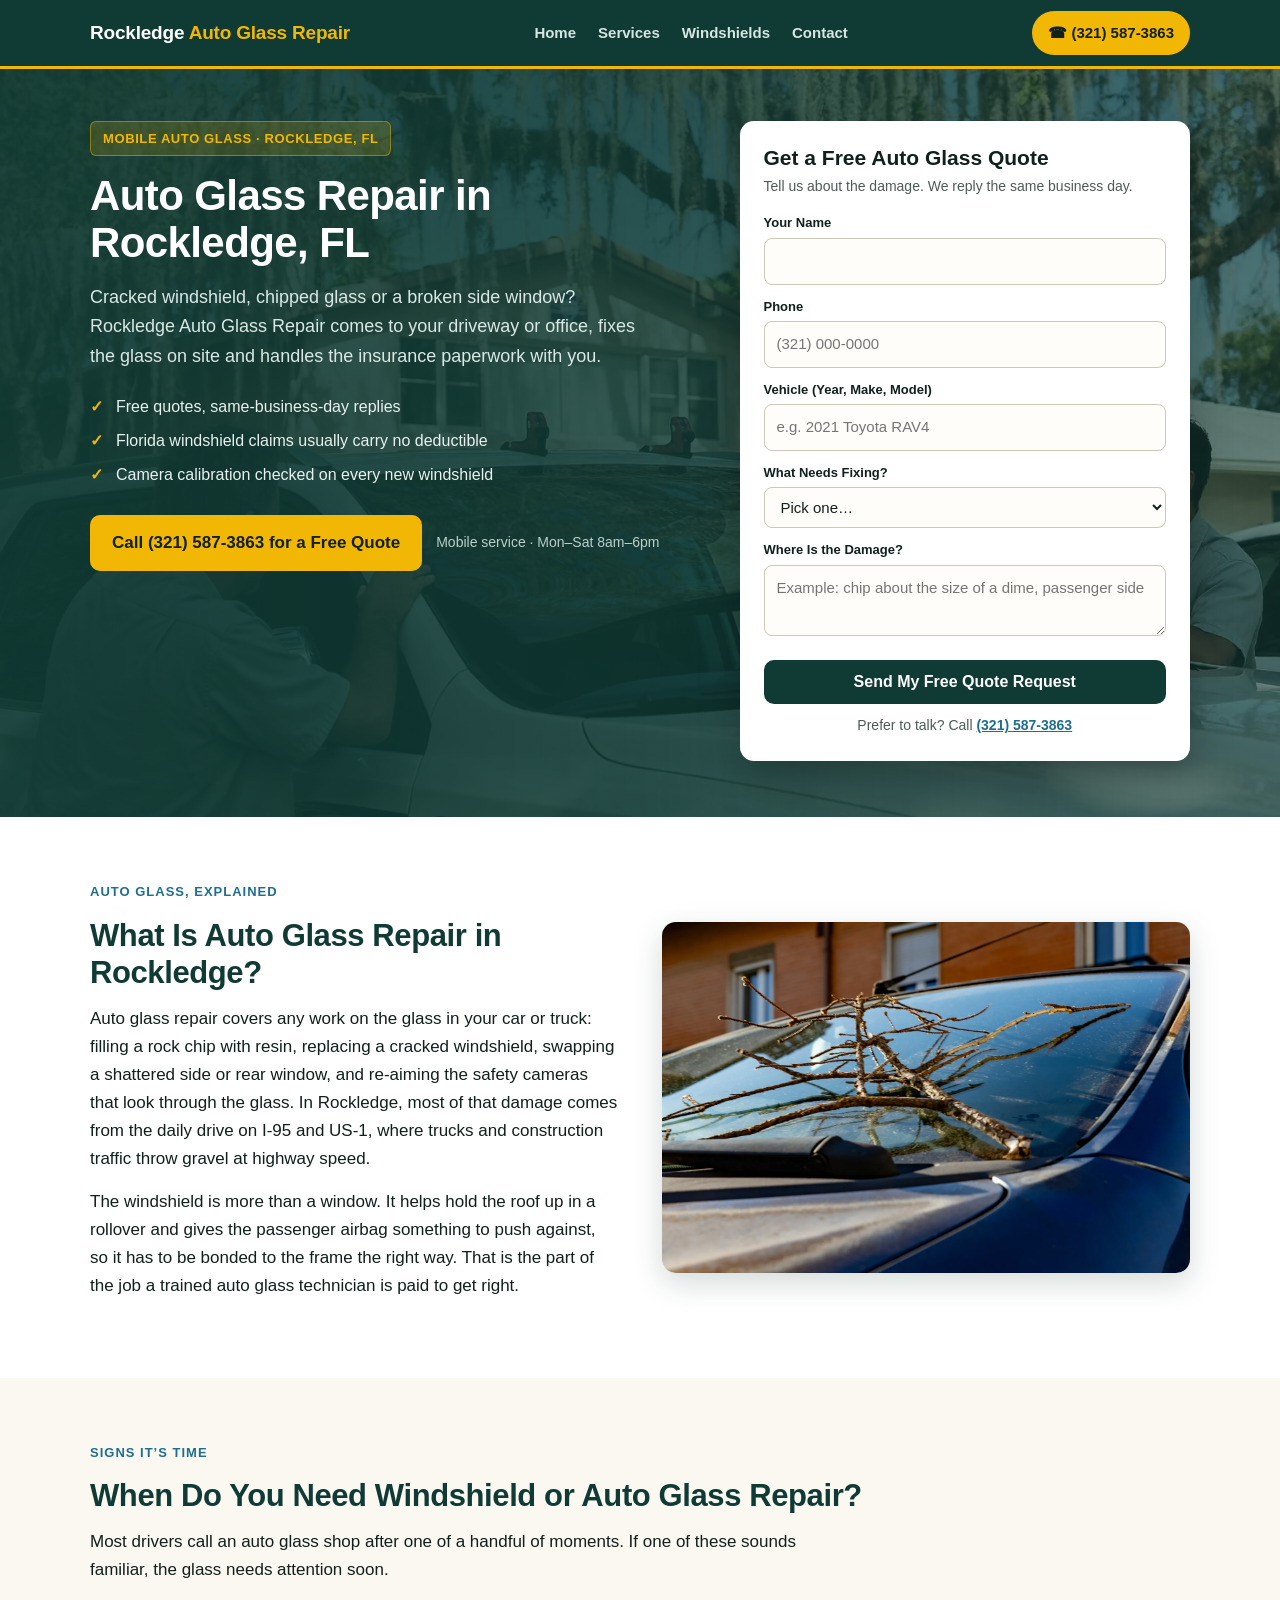
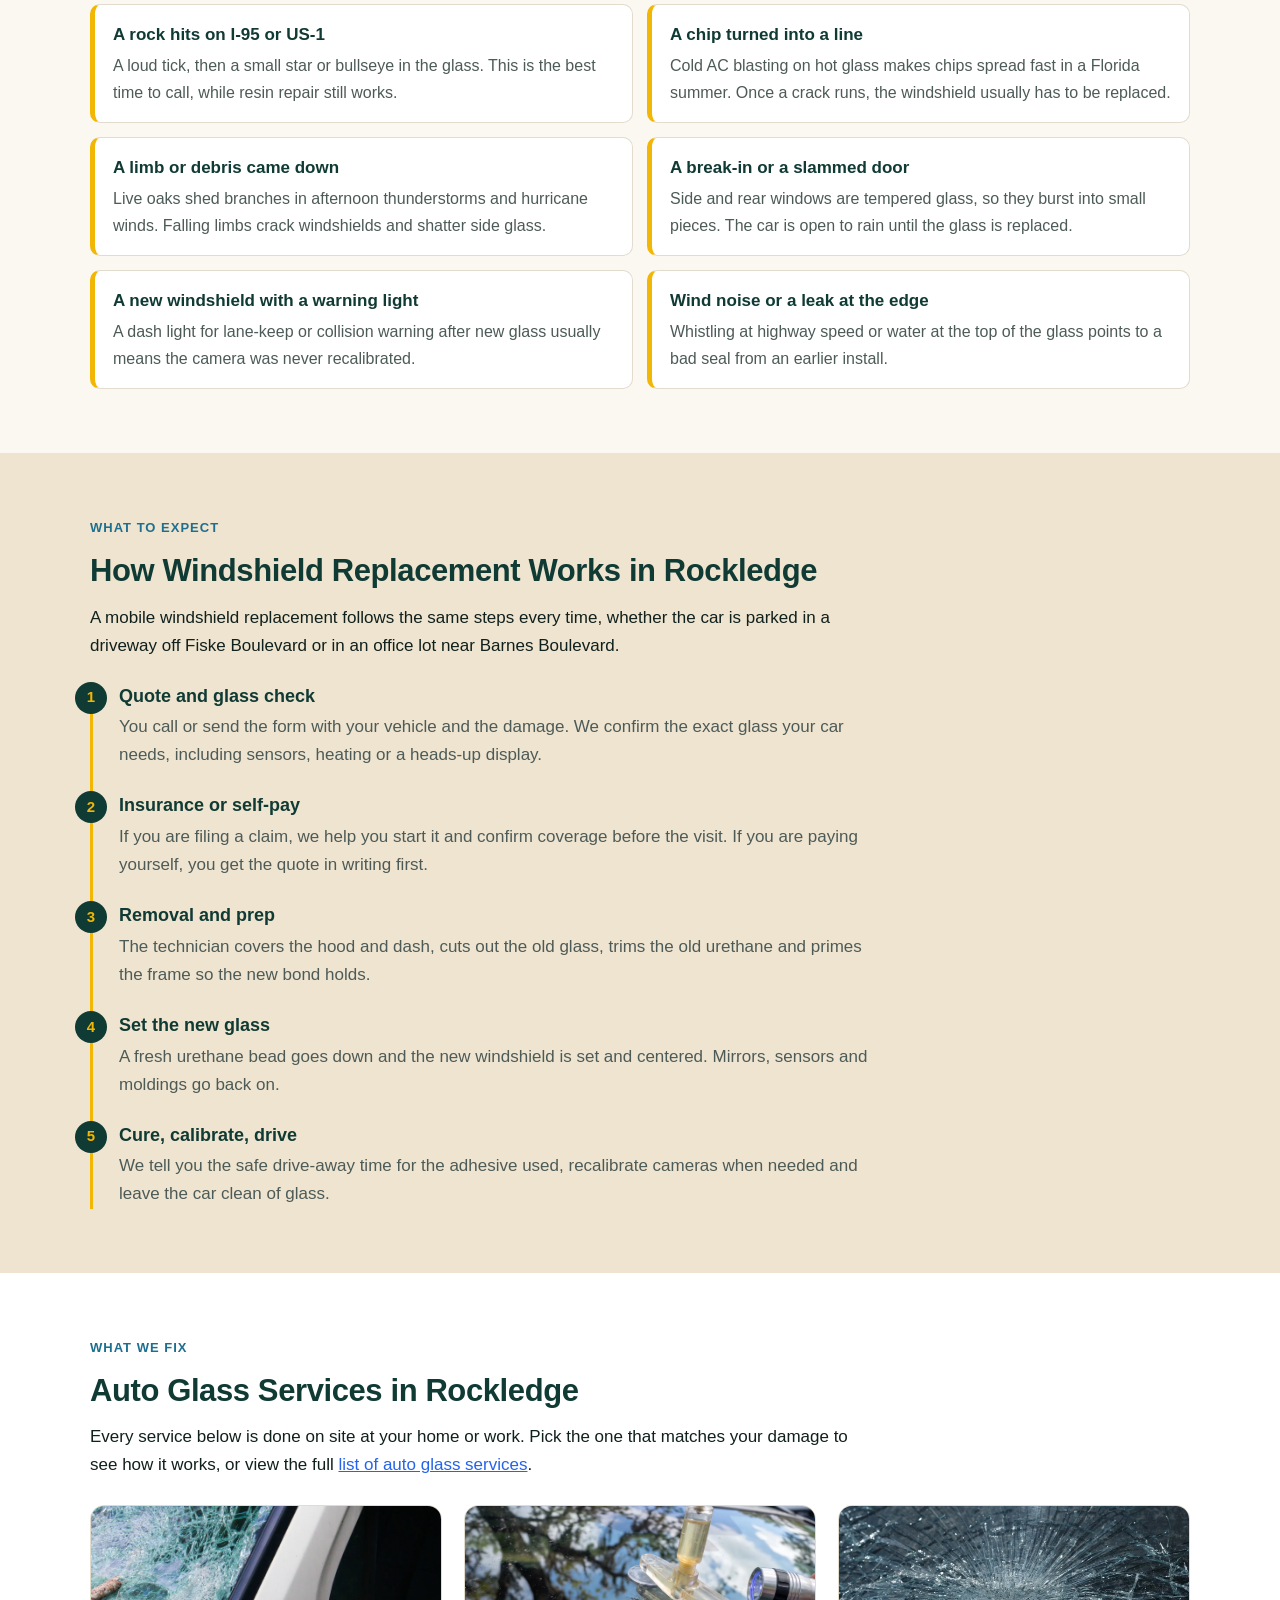
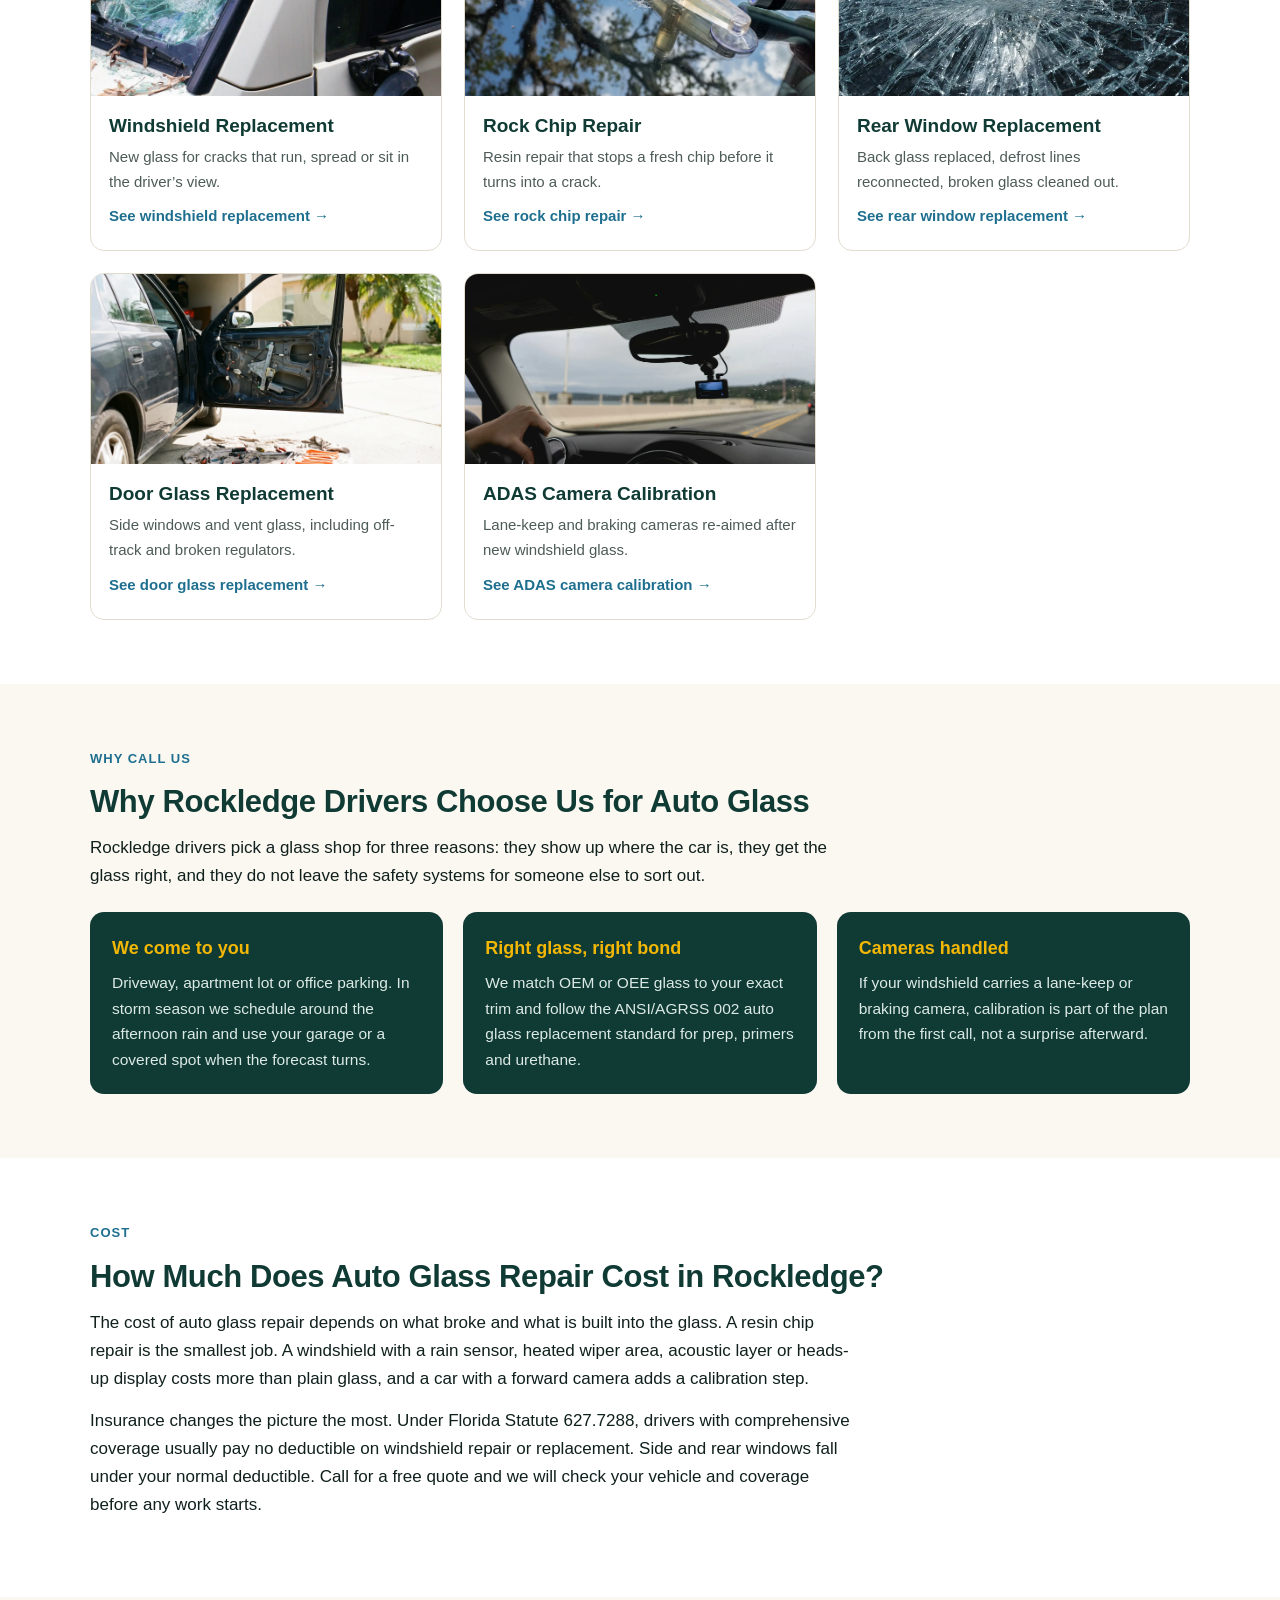
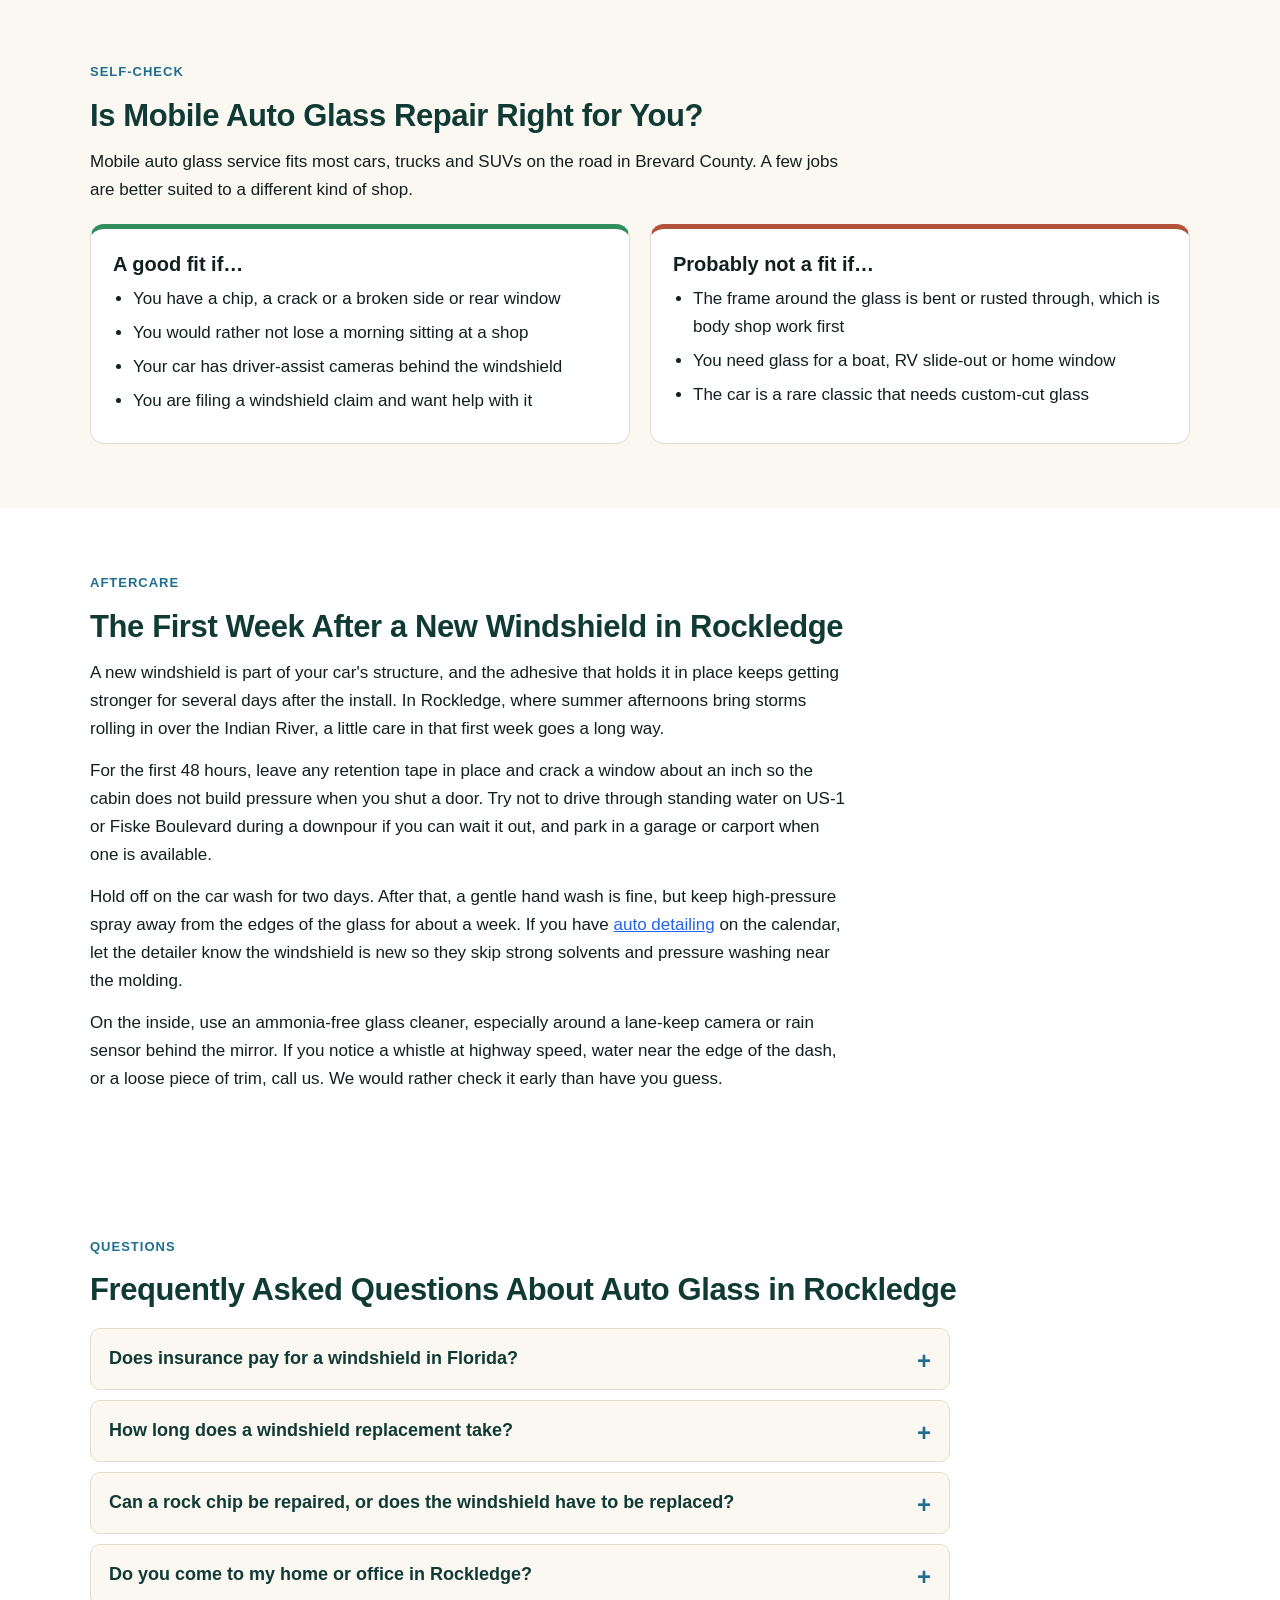
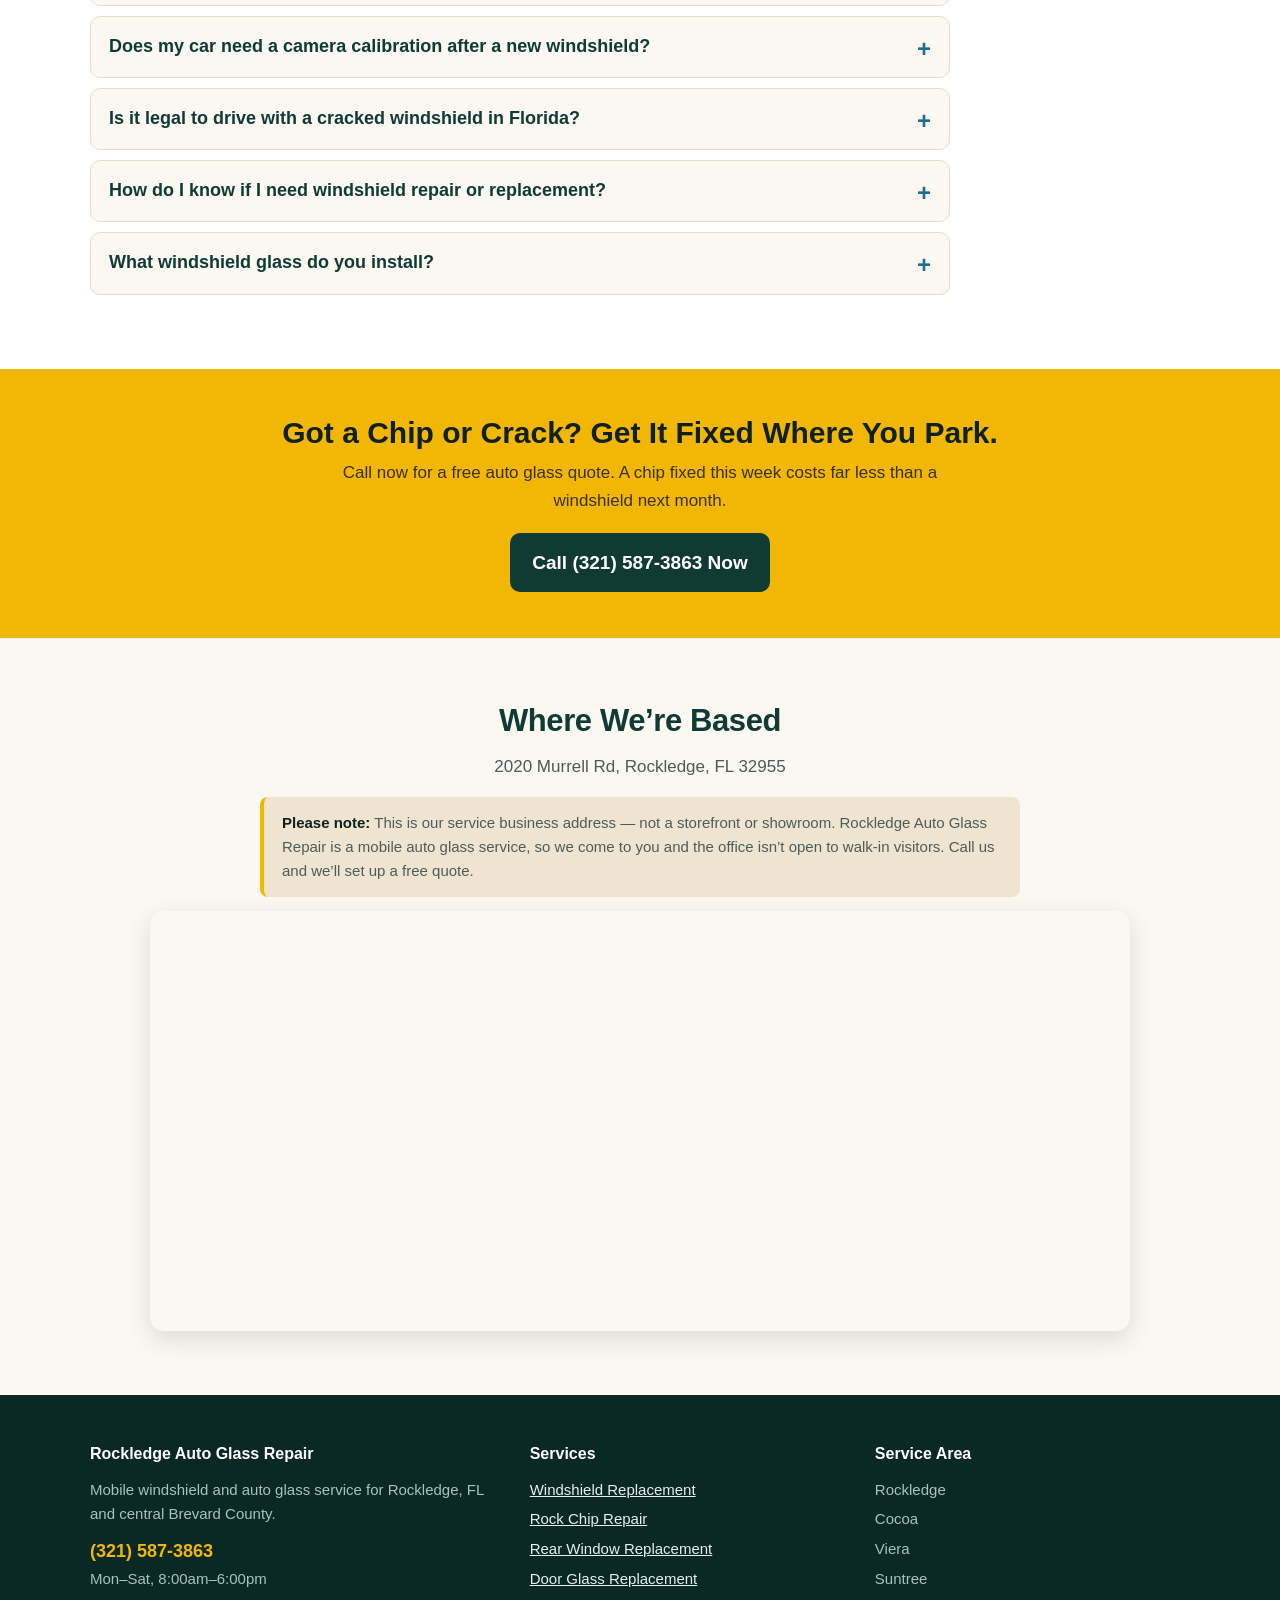
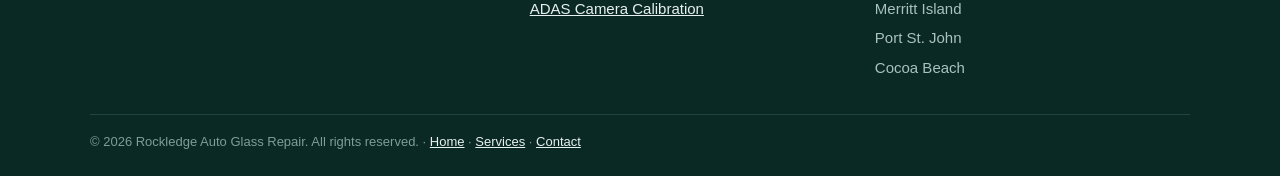
<file: index.html>
<!DOCTYPE html>
<html lang="en">
<head>
<meta charset="utf-8">
<meta name="viewport" content="width=device-width, initial-scale=1">
 <meta name="google-site-verification" content="9uOX9T2yTJmkbVx_wjpOvCeEFZSaebisp1B6iivqUzA" />
<title>Auto Glass Repair Rockledge FL | Mobile Windshield Service</title>
<meta name="description" content="Auto glass repair in Rockledge, FL. Mobile windshield replacement, rock chip repair and ADAS calibration at your home or office. Free quotes.">
<link rel="canonical" href="https://www.rockledgeautoglassrepair.com/">
<meta property="og:title" content="Auto Glass Repair Rockledge FL | Mobile Windshield Service">
<meta property="og:description" content="Auto glass repair in Rockledge, FL. Mobile windshield replacement, rock chip repair and ADAS calibration at your home or office. Free quotes.">
<meta property="og:type" content="website">
<meta property="og:url" content="https://www.rockledgeautoglassrepair.com/">
<meta property="og:image" content="https://www.rockledgeautoglassrepair.com/auto-glass-technicians-windshield-install.webp">
<link rel="stylesheet" href="styles.css">
<script type="application/ld+json">{
 "@context": "https://schema.org",
 "@type": "LocalBusiness",
 "name": "Rockledge Auto Glass Repair",
 "telephone": "(321) 587-3863",
 "url": "https://www.rockledgeautoglassrepair.com/",
 "image": "https://www.rockledgeautoglassrepair.com/auto-glass-technicians-windshield-install.webp",
 "address": {
  "@type": "PostalAddress",
  "streetAddress": "2020 Murrell Rd",
  "addressLocality": "Rockledge",
  "addressRegion": "FL",
  "postalCode": "32955",
  "addressCountry": "US"
 },
 "areaServed": [
  "Rockledge, FL",
  "Cocoa, FL",
  "Viera, FL",
  "Suntree, FL",
  "Merritt Island, FL",
  "Port St. John, FL",
  "Cocoa Beach, FL"
 ],
 "description": "Mobile auto glass repair and windshield replacement in Rockledge, FL",
 "openingHours": "Mo-Sa 08:00-18:00"
}</script>
<script type="application/ld+json">{
 "@context": "https://schema.org",
 "@type": "FAQPage",
 "mainEntity": [
  {
   "@type": "Question",
   "name": "Does insurance pay for a windshield in Florida?",
   "acceptedAnswer": {
    "@type": "Answer",
    "text": "In most cases, yes. Florida Statute 627.7288 says the deductible on a comprehensive auto policy does not apply to windshield damage, so drivers with comprehensive coverage usually pay nothing out of pocket for windshield repair or replacement. Side and rear glass are not part of that rule, so your normal deductible applies to those."
   }
  },
  {
   "@type": "Question",
   "name": "How long does a windshield replacement take?",
   "acceptedAnswer": {
    "@type": "Answer",
    "text": "The install itself takes about an hour on most cars and trucks. After that the urethane needs time to set before the car is safe to drive, usually one to three hours depending on the adhesive, the heat and the humidity. Plan on a half-morning or half-afternoon from start to finish."
   }
  },
  {
   "@type": "Question",
   "name": "Can a rock chip be repaired, or does the windshield have to be replaced?",
   "acceptedAnswer": {
    "@type": "Answer",
    "text": "A chip smaller than a quarter, or a single crack shorter than about six inches, can often be repaired with resin. Damage that sits right in the driver\u2019s line of sight, reaches the edge of the glass or has spread into a long crack usually needs a new windshield. A quick description of the size and spot is enough for us to tell you which one you are looking at."
   }
  },
  {
   "@type": "Question",
   "name": "Do you come to my home or office in Rockledge?",
   "acceptedAnswer": {
    "@type": "Answer",
    "text": "Yes. Rockledge Auto Glass Repair is a mobile service, so the technician comes to your driveway, your office lot or your apartment parking space. All we need is a level spot and, during afternoon storms, a garage or covered space so the glass stays dry while the adhesive cures."
   }
  },
  {
   "@type": "Question",
   "name": "Does my car need a camera calibration after a new windshield?",
   "acceptedAnswer": {
    "@type": "Answer",
    "text": "If your car has lane-keep assist, automatic emergency braking or adaptive cruise, the camera is usually mounted behind the windshield and needs to be recalibrated after new glass goes in. Even a small change in the camera angle can make those systems react late or not at all. We check for it on every replacement and tell you up front if your vehicle needs it."
   }
  },
  {
   "@type": "Question",
   "name": "Is it legal to drive with a cracked windshield in Florida?",
   "acceptedAnswer": {
    "@type": "Answer",
    "text": "Florida law requires a windshield that lets the driver see the road clearly, and an officer can cite a car whose cracks block the view. A small chip outside your line of sight is not likely to get you pulled over, but chips grow fast in summer heat. Fixing it while it is small is cheaper and keeps the glass strong."
   }
  },
  {
   "@type": "Question",
   "name": "How do I know if I need windshield repair or replacement?",
   "acceptedAnswer": {
    "@type": "Answer",
    "text": "Look at three things: size, location and depth. A small chip away from the edges and outside the driver\u2019s view is a repair job. A crack longer than a dollar bill, damage at the edge of the glass, or a break that goes through both layers of glass means replacement."
   }
  },
  {
   "@type": "Question",
   "name": "What windshield glass do you install?",
   "acceptedAnswer": {
    "@type": "Answer",
    "text": "We install OEM glass from the vehicle maker or OEE glass built to the same size, shape and clarity specs, and we tell you which one you are getting before the work starts. Cars with heads-up displays, rain sensors or acoustic glass get glass made for those features. We never swap in a part that would knock out a feature your car came with."
   }
  }
 ]
}</script>
</head>
<body>
<!-- NAV -->
<header class="nav">
  <div class="wrap nav-in">
    <a class="brand" href="/">Rockledge <span>Auto Glass Repair</span></a>
    <ul class="links">
      <li><a href="/">Home</a></li>
      <li><a href="services.html">Services</a></li>
      <li><a href="windshield-replacement-rockledge.html">Windshields</a></li>
      <li><a href="contact.html">Contact</a></li>
    </ul>
    <a class="nav-call" href="tel:+13215873863">&#9742; (321) 587-3863</a>
  </div>
</header>
<!-- HERO -->
<section class="hero" style="background:linear-gradient(90deg,rgba(16,58,52,0.93) 0%,rgba(16,58,52,0.84) 50%,rgba(16,58,52,0.62) 100%),url('auto-glass-technicians-windshield-install.webp') center/cover no-repeat;">
  <div class="wrap hero-grid">
    <div>
      <span class="tag">Mobile Auto Glass &middot; Rockledge, FL</span>
      <h1>Auto Glass Repair in Rockledge, FL</h1>
      <p class="lead">Cracked windshield, chipped glass or a broken side window? Rockledge Auto Glass Repair comes to your driveway or office, fixes the glass on site and handles the insurance paperwork with you.</p>
      <ul class="hero-points"><li>Free quotes, same-business-day replies</li><li>Florida windshield claims usually carry no deductible</li><li>Camera calibration checked on every new windshield</li></ul>
      <div class="call-big">
        <a class="btn btn-sun" href="tel:+13215873863">Call (321) 587-3863 for a Free Quote</a>
        <small>Mobile service &middot; Mon&ndash;Sat 8am&ndash;6pm</small>
      </div>
    </div>
    <div>
      <form class="quote" action="https://formspree.io/f/xeaekewk" method="POST">
        <h2>Get a Free Auto Glass Quote</h2>
        <p class="sub">Tell us about the damage. We reply the same business day.</p>
        <input type="hidden" name="_subject" value="New lead - Auto Glass Repair Rockledge (home)">
        <div class="field"><label for="q-name">Your Name</label><input id="q-name" name="name" type="text" autocomplete="name" required></div>
        <div class="field"><label for="q-phone">Phone</label><input id="q-phone" name="phone" type="tel" autocomplete="tel" placeholder="(321) 000-0000" required></div>
        <div class="field"><label for="q-vehicle">Vehicle (Year, Make, Model)</label><input id="q-vehicle" name="vehicle" type="text" placeholder="e.g. 2021 Toyota RAV4"></div>
        <div class="field"><label for="q-service">What Needs Fixing?</label><select id="q-service" name="service"><option value="">Pick one&hellip;</option><option>Windshield Replacement</option><option>Rock Chip Repair</option><option>Rear Window Replacement</option><option>Door Glass Replacement</option><option>ADAS Camera Calibration</option><option>Not sure yet</option></select></div>
        <div class="field"><label for="q-details">Where Is the Damage?</label><textarea id="q-details" name="details" placeholder="Example: chip about the size of a dime, passenger side"></textarea></div>
        <input type="text" name="_gotcha" style="display:none" tabindex="-1" autocomplete="off">
        <button type="submit">Send My Free Quote Request</button>
        <p class="alt">Prefer to talk? Call <a href="tel:+13215873863">(321) 587-3863</a></p>
      </form>
    </div>
  </div>
</section>

<!-- WHAT -->
<section class="sec alt">
  <div class="wrap two">
    <div>
      <p class="kicker">Auto glass, explained</p>
      <h2>What Is Auto Glass Repair in Rockledge?</h2>
      <p>Auto glass repair covers any work on the glass in your car or truck: filling a rock chip with resin, replacing a cracked windshield, swapping a shattered side or rear window, and re-aiming the safety cameras that look through the glass. In Rockledge, most of that damage comes from the daily drive on I-95 and US-1, where trucks and construction traffic throw gravel at highway speed.</p>
      <p>The windshield is more than a window. It helps hold the roof up in a rollover and gives the passenger airbag something to push against, so it has to be bonded to the frame the right way. That is the part of the job a trained auto glass technician is paid to get right.</p>
    </div>
    <img src="tree-branch-on-windshield.webp" alt="Fallen tree branch resting on a car windshield after a storm" loading="lazy" width="1600" height="1066">
  </div>
</section>

<!-- WHEN -->
<section class="sec">
  <div class="wrap">
    <p class="kicker">Signs it&rsquo;s time</p>
    <h2>When Do You Need Windshield or Auto Glass Repair?</h2>
    <p>Most drivers call an auto glass shop after one of a handful of moments. If one of these sounds familiar, the glass needs attention soon.</p>
    <div class="signs">
      <div class="sign"><strong>A rock hits on I-95 or US-1</strong><p>A loud tick, then a small star or bullseye in the glass. This is the best time to call, while resin repair still works.</p></div>
      <div class="sign"><strong>A chip turned into a line</strong><p>Cold AC blasting on hot glass makes chips spread fast in a Florida summer. Once a crack runs, the windshield usually has to be replaced.</p></div>
      <div class="sign"><strong>A limb or debris came down</strong><p>Live oaks shed branches in afternoon thunderstorms and hurricane winds. Falling limbs crack windshields and shatter side glass.</p></div>
      <div class="sign"><strong>A break-in or a slammed door</strong><p>Side and rear windows are tempered glass, so they burst into small pieces. The car is open to rain until the glass is replaced.</p></div>
      <div class="sign"><strong>A new windshield with a warning light</strong><p>A dash light for lane-keep or collision warning after new glass usually means the camera was never recalibrated.</p></div>
      <div class="sign"><strong>Wind noise or a leak at the edge</strong><p>Whistling at highway speed or water at the top of the glass points to a bad seal from an earlier install.</p></div>
    </div>
  </div>
</section>

<!-- HOW -->
<section class="sec coq">
  <div class="wrap">
    <p class="kicker">What to expect</p>
    <h2>How Windshield Replacement Works in Rockledge</h2>
    <p>A mobile windshield replacement follows the same steps every time, whether the car is parked in a driveway off Fiske Boulevard or in an office lot near Barnes Boulevard.</p>
    <ol class="steps">
      <li data-n="1"><strong>Quote and glass check</strong><p>You call or send the form with your vehicle and the damage. We confirm the exact glass your car needs, including sensors, heating or a heads-up display.</p></li>
      <li data-n="2"><strong>Insurance or self-pay</strong><p>If you are filing a claim, we help you start it and confirm coverage before the visit. If you are paying yourself, you get the quote in writing first.</p></li>
      <li data-n="3"><strong>Removal and prep</strong><p>The technician covers the hood and dash, cuts out the old glass, trims the old urethane and primes the frame so the new bond holds.</p></li>
      <li data-n="4"><strong>Set the new glass</strong><p>A fresh urethane bead goes down and the new windshield is set and centered. Mirrors, sensors and moldings go back on.</p></li>
      <li data-n="5"><strong>Cure, calibrate, drive</strong><p>We tell you the safe drive-away time for the adhesive used, recalibrate cameras when needed and leave the car clean of glass.</p></li>
    </ol>
  </div>
</section>

<!-- SERVICES GRID -->
<section class="sec alt">
  <div class="wrap">
    <p class="kicker">What we fix</p>
    <h2>Auto Glass Services in Rockledge</h2>
    <p>Every service below is done on site at your home or work. Pick the one that matches your damage to see how it works, or view the full <a class="body-link" href="services.html" style="color: #2563eb; text-decoration: underline;">list of auto glass services</a>.</p>
    <div class="cards"><a class="card" href="windshield-replacement-rockledge.html"><img src="storm-damaged-windshield.webp" alt="Storm-damaged windshield with a cracked spiderweb pattern" loading="lazy" width="600" height="400"><div class="cb"><h3>Windshield Replacement</h3><p>New glass for cracks that run, spread or sit in the driver&rsquo;s view.</p><span class="more">See windshield replacement &rarr;</span></div></a><a class="card" href="windshield-chip-repair-rockledge.html"><img src="windshield-chip-resin-injector.webp" alt="Resin injector tool set over a rock chip on a windshield" loading="lazy" width="600" height="400"><div class="cb"><h3>Rock Chip Repair</h3><p>Resin repair that stops a fresh chip before it turns into a crack.</p><span class="more">See rock chip repair &rarr;</span></div></a><a class="card" href="rear-window-replacement-rockledge.html"><img src="shattered-tempered-glass.webp" alt="Shattered tempered auto glass close-up" loading="lazy" width="600" height="400"><div class="cb"><h3>Rear Window Replacement</h3><p>Back glass replaced, defrost lines reconnected, broken glass cleaned out.</p><span class="more">See rear window replacement &rarr;</span></div></a><a class="card" href="door-glass-replacement-rockledge.html"><img src="car-door-window-regulator.webp" alt="Car door with the panel removed showing the window regulator" loading="lazy" width="600" height="400"><div class="cb"><h3>Door Glass Replacement</h3><p>Side windows and vent glass, including off-track and broken regulators.</p><span class="more">See door glass replacement &rarr;</span></div></a><a class="card" href="adas-calibration-rockledge.html"><img src="driver-assist-windshield-camera.webp" alt="View through a windshield with a camera mounted behind the mirror" loading="lazy" width="600" height="400"><div class="cb"><h3>ADAS Camera Calibration</h3><p>Lane-keep and braking cameras re-aimed after new windshield glass.</p><span class="more">See ADAS camera calibration &rarr;</span></div></a></div>
  </div>
</section>

<!-- WHY -->
<section class="sec">
  <div class="wrap">
    <p class="kicker">Why call us</p>
    <h2>Why Rockledge Drivers Choose Us for Auto Glass</h2>
    <p>Rockledge drivers pick a glass shop for three reasons: they show up where the car is, they get the glass right, and they do not leave the safety systems for someone else to sort out.</p>
    <div class="why">
      <div><strong>We come to you</strong><p>Driveway, apartment lot or office parking. In storm season we schedule around the afternoon rain and use your garage or a covered spot when the forecast turns.</p></div>
      <div><strong>Right glass, right bond</strong><p>We match OEM or OEE glass to your exact trim and follow the ANSI/AGRSS 002 auto glass replacement standard for prep, primers and urethane.</p></div>
      <div><strong>Cameras handled</strong><p>If your windshield carries a lane-keep or braking camera, calibration is part of the plan from the first call, not a surprise afterward.</p></div>
    </div>
  </div>
</section>

<!-- COST -->
<section class="sec alt">
  <div class="wrap">
    <p class="kicker">Cost</p>
    <h2>How Much Does Auto Glass Repair Cost in Rockledge?</h2>
    <p>The cost of auto glass repair depends on what broke and what is built into the glass. A resin chip repair is the smallest job. A windshield with a rain sensor, heated wiper area, acoustic layer or heads-up display costs more than plain glass, and a car with a forward camera adds a calibration step.</p>
    <p>Insurance changes the picture the most. Under Florida Statute 627.7288, drivers with comprehensive coverage usually pay no deductible on windshield repair or replacement. Side and rear windows fall under your normal deductible. Call for a free quote and we will check your vehicle and coverage before any work starts.</p>
  </div>
</section>

<!-- FIT -->
<section class="sec">
  <div class="wrap">
    <p class="kicker">Self-check</p>
    <h2>Is Mobile Auto Glass Repair Right for You?</h2>
    <p>Mobile auto glass service fits most cars, trucks and SUVs on the road in Brevard County. A few jobs are better suited to a different kind of shop.</p>
    <div class="fit">
      <div class="yes"><h3>A good fit if&hellip;</h3><ul><li>You have a chip, a crack or a broken side or rear window</li><li>You would rather not lose a morning sitting at a shop</li><li>Your car has driver-assist cameras behind the windshield</li><li>You are filing a windshield claim and want help with it</li></ul></div>
      <div class="no"><h3>Probably not a fit if&hellip;</h3><ul><li>The frame around the glass is bent or rusted through, which is body shop work first</li><li>You need glass for a boat, RV slide-out or home window</li><li>The car is a rare classic that needs custom-cut glass</li></ul></div>
    </div>
  </div>
</section>

<section class="sec alt">
  <div class="wrap">
    <p class="kicker">Aftercare</p>
    <h2>The First Week After a New Windshield in Rockledge</h2>
    <p>A new windshield is part of your car's structure, and the adhesive that holds it in place keeps getting stronger for several days after the install. In Rockledge, where summer afternoons bring storms rolling in over the Indian River, a little care in that first week goes a long way.</p>
    <p>For the first 48 hours, leave any retention tape in place and crack a window about an inch so the cabin does not build pressure when you shut a door. Try not to drive through standing water on US-1 or Fiske Boulevard during a downpour if you can wait it out, and park in a garage or carport when one is available.</p>
    <p>Hold off on the car wash for two days. After that, a gentle hand wash is fine, but keep high-pressure spray away from the edges of the glass for about a week. If you have <a href="https://cardetailingwarren.com/" style="color: #2563eb; text-decoration: underline;">auto detailing</a> on the calendar, let the detailer know the windshield is new so they skip strong solvents and pressure washing near the molding.</p>
    <p>On the inside, use an ammonia-free glass cleaner, especially around a lane-keep camera or rain sensor behind the mirror. If you notice a whistle at highway speed, water near the edge of the dash, or a loose piece of trim, call us. We would rather check it early than have you guess.</p>
  </div>
</section>

<!-- FAQ -->
<section class="sec alt">
  <div class="wrap">
    <p class="kicker">Questions</p>
    <h2>Frequently Asked Questions About Auto Glass in Rockledge</h2>
    <div class="faq"><details><summary><h3>Does insurance pay for a windshield in Florida?</h3></summary><div class="ans"><p>In most cases, yes. Florida Statute 627.7288 says the deductible on a comprehensive auto policy does not apply to windshield damage, so drivers with comprehensive coverage usually pay nothing out of pocket for windshield repair or replacement. Side and rear glass are not part of that rule, so your normal deductible applies to those.</p></div></details><details><summary><h3>How long does a windshield replacement take?</h3></summary><div class="ans"><p>The install itself takes about an hour on most cars and trucks. After that the urethane needs time to set before the car is safe to drive, usually one to three hours depending on the adhesive, the heat and the humidity. Plan on a half-morning or half-afternoon from start to finish.</p></div></details><details><summary><h3>Can a rock chip be repaired, or does the windshield have to be replaced?</h3></summary><div class="ans"><p>A chip smaller than a quarter, or a single crack shorter than about six inches, can often be repaired with resin. Damage that sits right in the driver&rsquo;s line of sight, reaches the edge of the glass or has spread into a long crack usually needs a new windshield. A quick description of the size and spot is enough for us to tell you which one you are looking at.</p></div></details><details><summary><h3>Do you come to my home or office in Rockledge?</h3></summary><div class="ans"><p>Yes. Rockledge Auto Glass Repair is a mobile service, so the technician comes to your driveway, your office lot or your apartment parking space. All we need is a level spot and, during afternoon storms, a garage or covered space so the glass stays dry while the adhesive cures.</p></div></details><details><summary><h3>Does my car need a camera calibration after a new windshield?</h3></summary><div class="ans"><p>If your car has lane-keep assist, automatic emergency braking or adaptive cruise, the camera is usually mounted behind the windshield and needs to be recalibrated after new glass goes in. Even a small change in the camera angle can make those systems react late or not at all. We check for it on every replacement and tell you up front if your vehicle needs it.</p></div></details><details><summary><h3>Is it legal to drive with a cracked windshield in Florida?</h3></summary><div class="ans"><p>Florida law requires a windshield that lets the driver see the road clearly, and an officer can cite a car whose cracks block the view. A small chip outside your line of sight is not likely to get you pulled over, but chips grow fast in summer heat. Fixing it while it is small is cheaper and keeps the glass strong.</p></div></details><details><summary><h3>How do I know if I need windshield repair or replacement?</h3></summary><div class="ans"><p>Look at three things: size, location and depth. A small chip away from the edges and outside the driver&rsquo;s view is a repair job. A crack longer than a dollar bill, damage at the edge of the glass, or a break that goes through both layers of glass means replacement.</p></div></details><details><summary><h3>What windshield glass do you install?</h3></summary><div class="ans"><p>We install OEM glass from the vehicle maker or OEE glass built to the same size, shape and clarity specs, and we tell you which one you are getting before the work starts. Cars with heads-up displays, rain sensors or acoustic glass get glass made for those features. We never swap in a part that would knock out a feature your car came with.</p></div></details></div>
  </div>
</section>
<!-- CTA -->
<section class="cta">
  <div class="wrap">
    <h2>Got a Chip or Crack? Get It Fixed Where You Park.</h2>
    <p>Call now for a free auto glass quote. A chip fixed this week costs far less than a windshield next month.</p>
    <a class="btn btn-pine" href="tel:+13215873863">Call (321) 587-3863 Now</a>
  </div>
</section>

<!-- MAP / LOCATION -->
<section class="sec">
  <div class="wrap" style="text-align:center;">
    <h2>Where We&rsquo;re Based</h2>
    <p style="margin:0 auto 16px;color:var(--muted);">2020 Murrell Rd, Rockledge, FL 32955</p>
    <p class="note"><strong style="color:var(--ink);">Please note:</strong> This is our service business address &mdash; not a storefront or showroom. Rockledge Auto Glass Repair is a mobile auto glass service, so we come to you and the office isn&rsquo;t open to walk-in visitors. Call us and we&rsquo;ll set up a free quote.</p>
    <div class="mapbox">
      <iframe title="Map to Rockledge Auto Glass Repair service address, 2020 Murrell Rd, Rockledge, FL 32955" src="https://www.google.com/maps?q=2020%20Murrell%20Rd%2C%20Rockledge%2C%20FL%2032955&amp;output=embed" loading="lazy" referrerpolicy="no-referrer-when-downgrade" allowfullscreen></iframe>
    </div>
  </div>
</section>
<!-- FOOTER -->
<footer class="foot">
  <div class="wrap">
    <div class="foot-grid">
      <div>
        <h4>Rockledge Auto Glass Repair</h4>
        <p>Mobile windshield and auto glass service for Rockledge, FL and central Brevard County.</p>
        <p style="margin-top:10px;"><a class="tel" href="tel:+13215873863">(321) 587-3863</a></p>
        <p>Mon&ndash;Sat, 8:00am&ndash;6:00pm</p>
      </div>
      <div>
        <h4>Services</h4>
        <ul><li><a href="windshield-replacement-rockledge.html">Windshield Replacement</a></li><li><a href="windshield-chip-repair-rockledge.html">Rock Chip Repair</a></li><li><a href="rear-window-replacement-rockledge.html">Rear Window Replacement</a></li><li><a href="door-glass-replacement-rockledge.html">Door Glass Replacement</a></li><li><a href="adas-calibration-rockledge.html">ADAS Camera Calibration</a></li></ul>
      </div>
      <div>
        <h4>Service Area</h4>
        <ul><li>Rockledge</li><li>Cocoa</li><li>Viera</li><li>Suntree</li><li>Merritt Island</li><li>Port St. John</li><li>Cocoa Beach</li></ul>
      </div>
    </div>
    <p class="copy">&copy; 2026 Rockledge Auto Glass Repair. All rights reserved. &middot; <a href="/">Home</a> &middot; <a href="services.html">Services</a> &middot; <a href="contact.html">Contact</a></p>
  </div>
</footer>
</body>
</html>
</file>
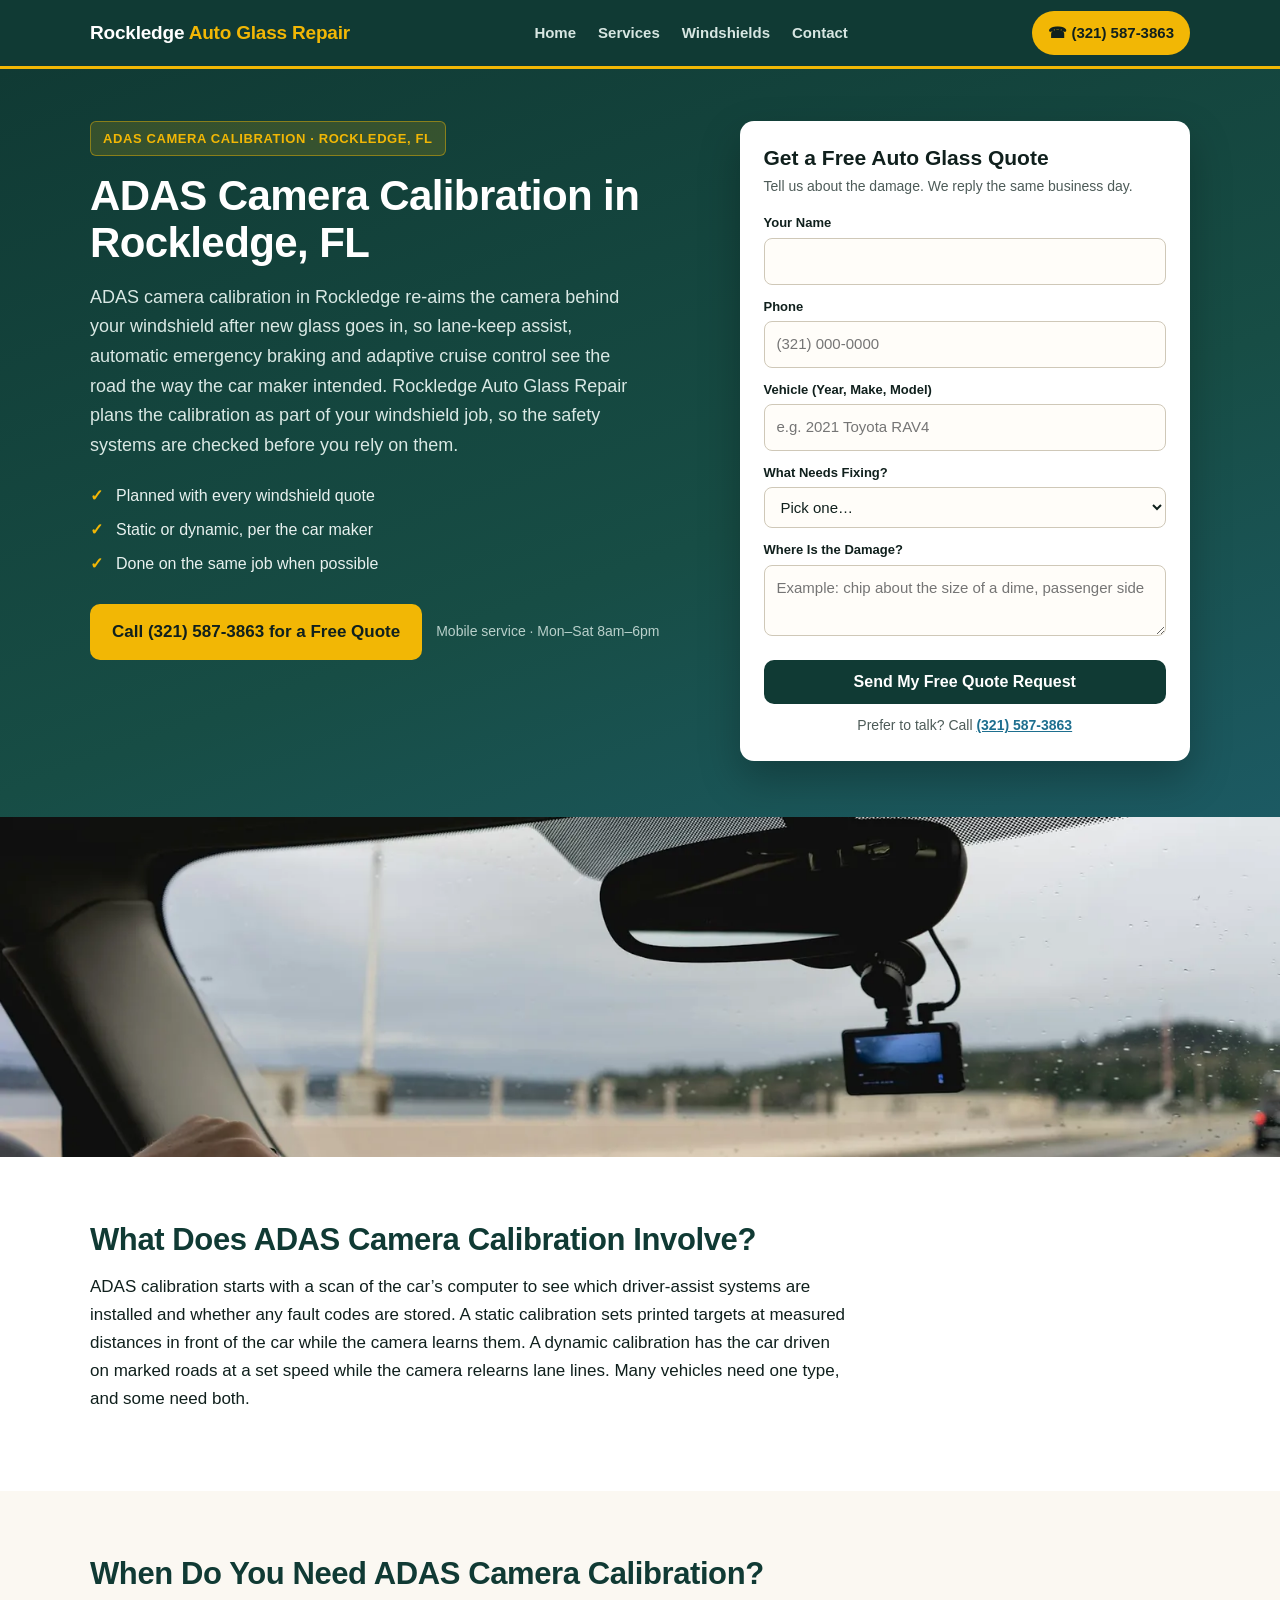
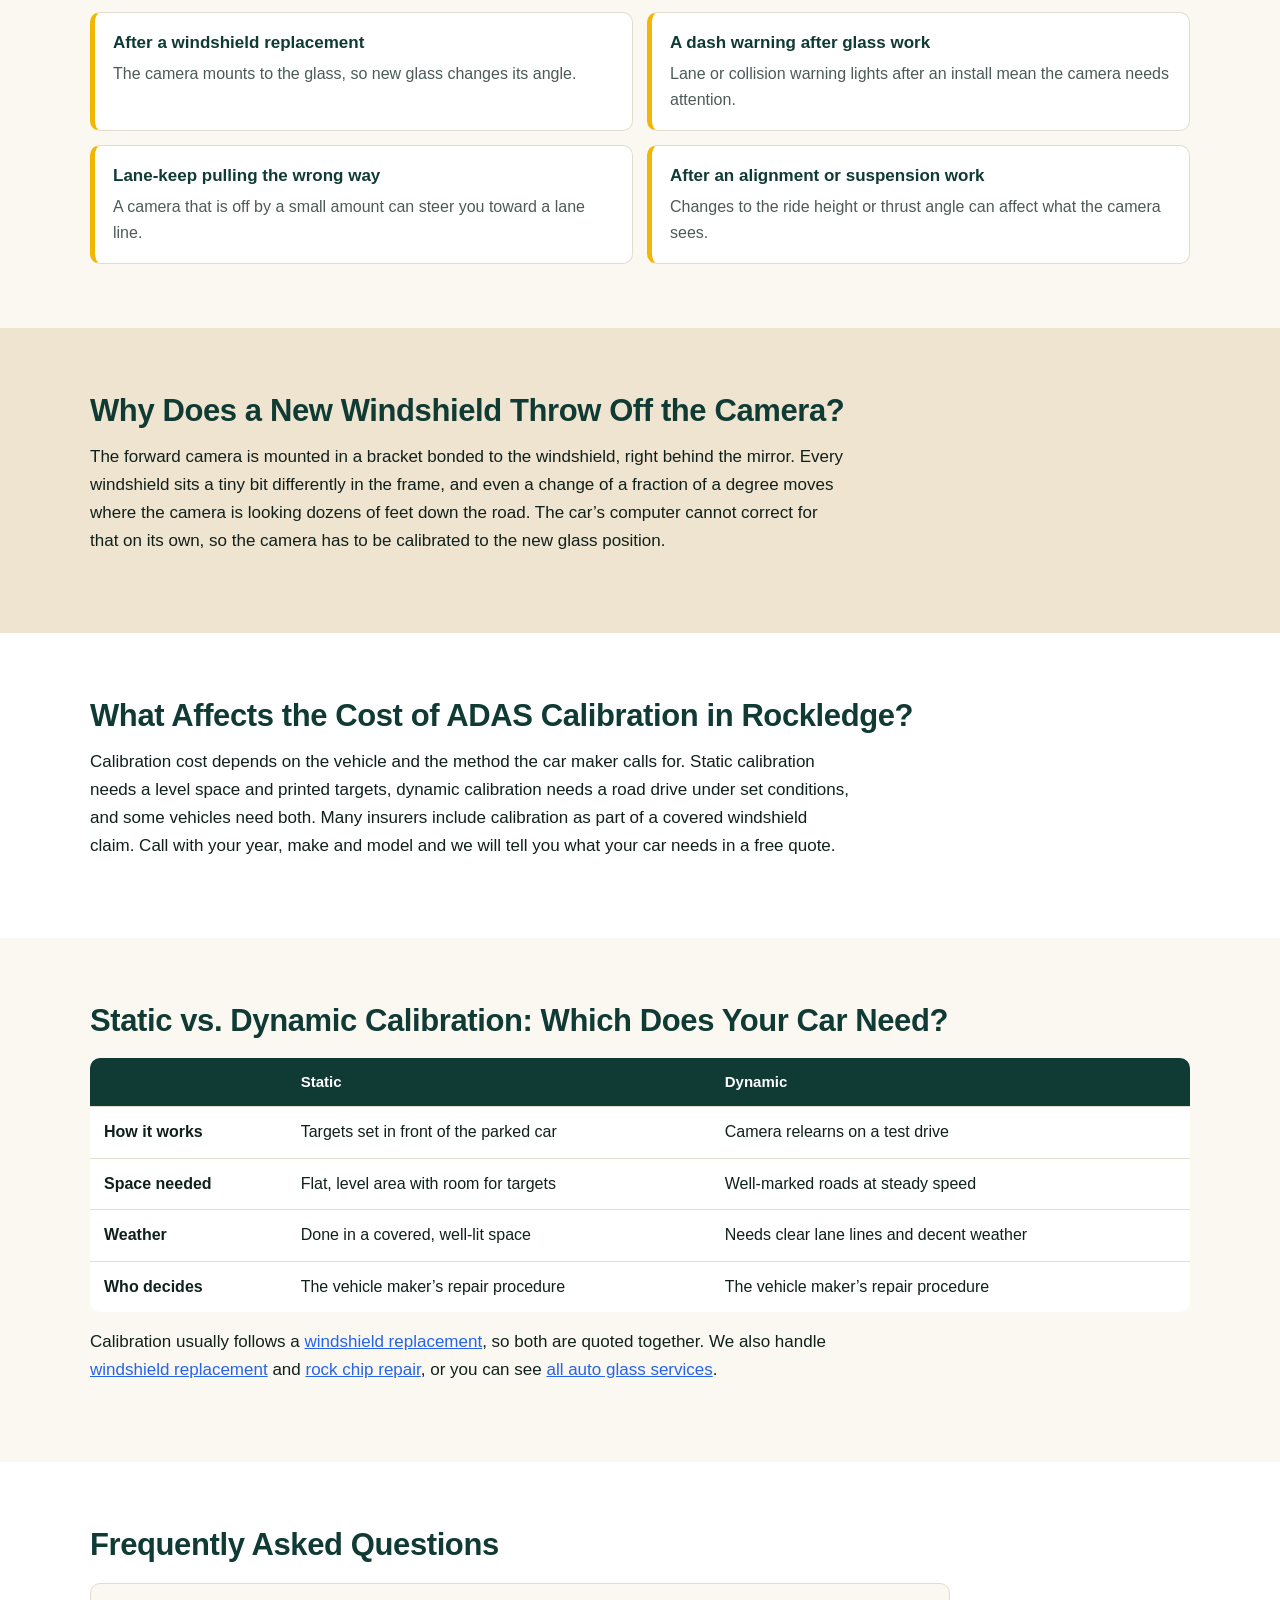
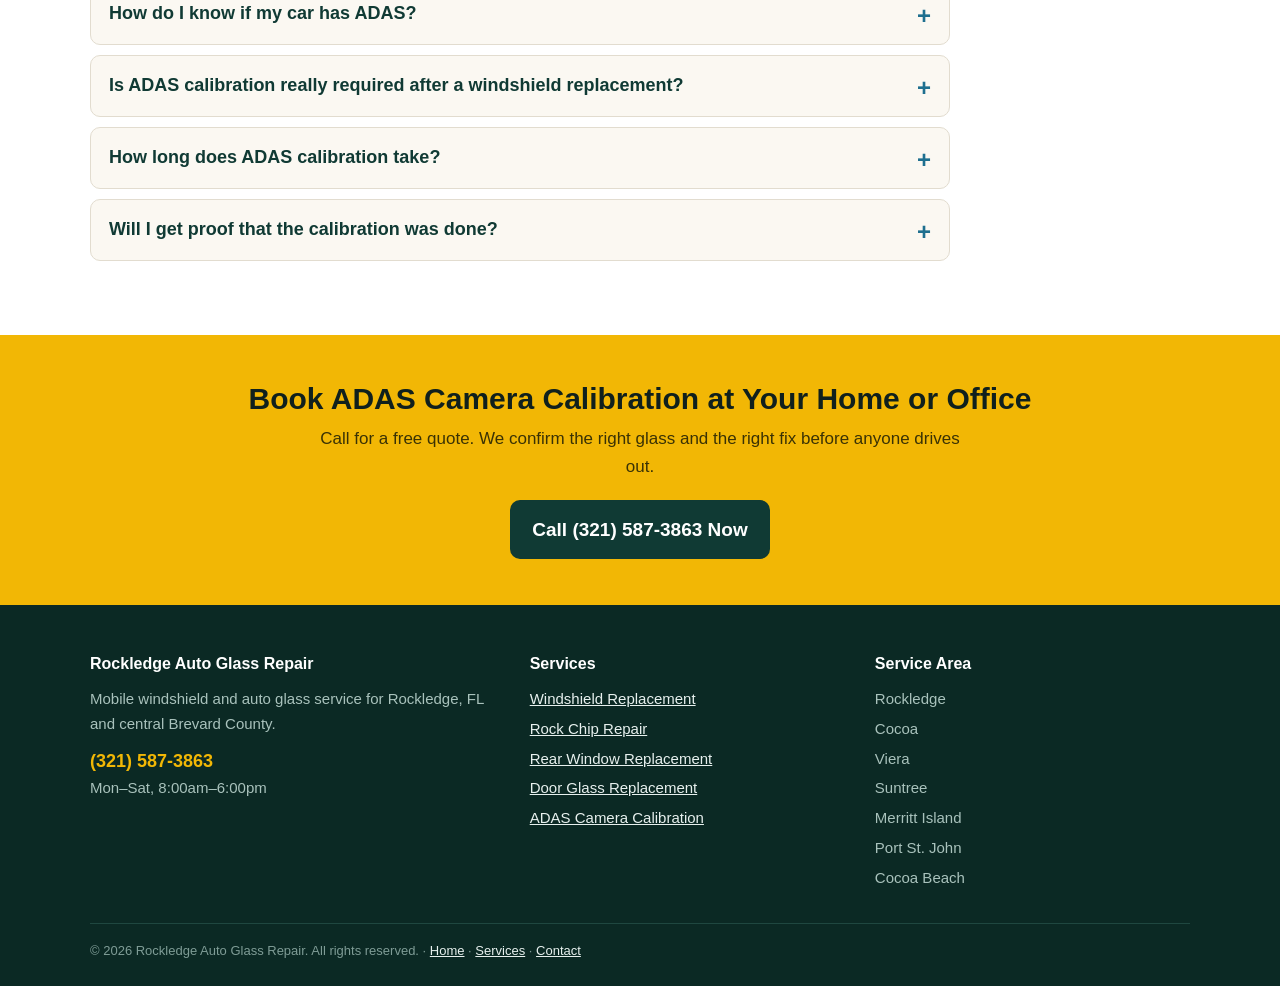
<file: adas-calibration-rockledge.html>
<!DOCTYPE html>
<html lang="en">
<head>
<meta charset="utf-8">
<meta name="viewport" content="width=device-width, initial-scale=1">
<title>ADAS Camera Calibration in Rockledge, FL | After New Glass</title>
<meta name="description" content="ADAS windshield camera calibration in Rockledge, FL after windshield replacement. Lane-keep and auto-braking cameras re-aimed. Free quotes.">
<link rel="canonical" href="https://www.rockledgeautoglassrepair.com/adas-calibration-rockledge.html">
<meta property="og:title" content="ADAS Camera Calibration in Rockledge, FL | After New Glass">
<meta property="og:description" content="ADAS windshield camera calibration in Rockledge, FL after windshield replacement. Lane-keep and auto-braking cameras re-aimed. Free quotes.">
<meta property="og:type" content="website">
<meta property="og:url" content="https://www.rockledgeautoglassrepair.com/adas-calibration-rockledge.html">
<meta property="og:image" content="https://www.rockledgeautoglassrepair.com/auto-glass-technicians-windshield-install.webp">
<link rel="stylesheet" href="styles.css">
<script type="application/ld+json">{
 "@context": "https://schema.org",
 "@type": "LocalBusiness",
 "name": "Rockledge Auto Glass Repair",
 "telephone": "(321) 587-3863",
 "url": "https://www.rockledgeautoglassrepair.com/",
 "image": "https://www.rockledgeautoglassrepair.com/auto-glass-technicians-windshield-install.webp",
 "address": {
  "@type": "PostalAddress",
  "streetAddress": "2020 Murrell Rd",
  "addressLocality": "Rockledge",
  "addressRegion": "FL",
  "postalCode": "32955",
  "addressCountry": "US"
 },
 "areaServed": [
  "Rockledge, FL",
  "Cocoa, FL",
  "Viera, FL",
  "Suntree, FL",
  "Merritt Island, FL",
  "Port St. John, FL",
  "Cocoa Beach, FL"
 ],
 "description": "ADAS Camera Calibration in Rockledge, FL",
 "openingHours": "Mo-Sa 08:00-18:00"
}</script>
<script type="application/ld+json">{
 "@context": "https://schema.org",
 "@type": "Service",
 "serviceType": "ADAS Camera Calibration",
 "areaServed": "Rockledge, FL",
 "provider": {
  "@type": "LocalBusiness",
  "name": "Rockledge Auto Glass Repair",
  "telephone": "(321) 587-3863"
 }
}</script>
<script type="application/ld+json">{
 "@context": "https://schema.org",
 "@type": "FAQPage",
 "mainEntity": [
  {
   "@type": "Question",
   "name": "How do I know if my car has ADAS?",
   "acceptedAnswer": {
    "@type": "Answer",
    "text": "Look for a camera housing behind the rearview mirror at the top of the windshield, or check whether your car has lane departure warning, lane-keep assist, automatic emergency braking or adaptive cruise control. If it has any of these, it most likely has a windshield camera that needs calibration after new glass."
   }
  },
  {
   "@type": "Question",
   "name": "Is ADAS calibration really required after a windshield replacement?",
   "acceptedAnswer": {
    "@type": "Answer",
    "text": "Most vehicle makers say yes. Their repair procedures call for calibration any time the windshield with a camera bracket is replaced. Skipping it can leave the camera aimed slightly wrong, which can make warnings late or cause lane-keep to steer the wrong way."
   }
  },
  {
   "@type": "Question",
   "name": "How long does ADAS calibration take?",
   "acceptedAnswer": {
    "@type": "Answer",
    "text": "Calibration usually takes 30 minutes to an hour, depending on the vehicle and the method. Some cars finish a dynamic calibration within a short drive, while others need a longer drive on clearly marked roads."
   }
  },
  {
   "@type": "Question",
   "name": "Will I get proof that the calibration was done?",
   "acceptedAnswer": {
    "@type": "Answer",
    "text": "Yes. You get a record showing the calibration was completed, which is useful for your insurance claim and for your own peace of mind. Keep it with your vehicle paperwork."
   }
  }
 ]
}</script>
</head>
<body>
<!-- NAV -->
<header class="nav">
  <div class="wrap nav-in">
    <a class="brand" href="/">Rockledge <span>Auto Glass Repair</span></a>
    <ul class="links">
      <li><a href="/">Home</a></li>
      <li><a href="services.html">Services</a></li>
      <li><a href="windshield-replacement-rockledge.html">Windshields</a></li>
      <li><a href="contact.html">Contact</a></li>
    </ul>
    <a class="nav-call" href="tel:+13215873863">&#9742; (321) 587-3863</a>
  </div>
</header>
<!-- HERO -->
<section class="hero">
  <div class="wrap hero-grid">
    <div>
      <span class="tag">ADAS Camera Calibration &middot; Rockledge, FL</span>
      <h1>ADAS Camera Calibration in Rockledge, FL</h1>
      <p class="lead">ADAS camera calibration in Rockledge re-aims the camera behind your windshield after new glass goes in, so lane-keep assist, automatic emergency braking and adaptive cruise control see the road the way the car maker intended. Rockledge Auto Glass Repair plans the calibration as part of your windshield job, so the safety systems are checked before you rely on them.</p>
      <ul class="hero-points"><li>Planned with every windshield quote</li><li>Static or dynamic, per the car maker</li><li>Done on the same job when possible</li></ul>
      <div class="call-big">
        <a class="btn btn-sun" href="tel:+13215873863">Call (321) 587-3863 for a Free Quote</a>
        <small>Mobile service &middot; Mon&ndash;Sat 8am&ndash;6pm</small>
      </div>
    </div>
    <div>
      <form class="quote" action="https://formspree.io/f/xeaekewk" method="POST">
        <h2>Get a Free Auto Glass Quote</h2>
        <p class="sub">Tell us about the damage. We reply the same business day.</p>
        <input type="hidden" name="_subject" value="New lead - Auto Glass Repair Rockledge (ADAS Camera Calibration)">
        <div class="field"><label for="q-name">Your Name</label><input id="q-name" name="name" type="text" autocomplete="name" required></div>
        <div class="field"><label for="q-phone">Phone</label><input id="q-phone" name="phone" type="tel" autocomplete="tel" placeholder="(321) 000-0000" required></div>
        <div class="field"><label for="q-vehicle">Vehicle (Year, Make, Model)</label><input id="q-vehicle" name="vehicle" type="text" placeholder="e.g. 2021 Toyota RAV4"></div>
        <div class="field"><label for="q-service">What Needs Fixing?</label><select id="q-service" name="service"><option value="">Pick one&hellip;</option><option>Windshield Replacement</option><option>Rock Chip Repair</option><option>Rear Window Replacement</option><option>Door Glass Replacement</option><option>ADAS Camera Calibration</option><option>Not sure yet</option></select></div>
        <div class="field"><label for="q-details">Where Is the Damage?</label><textarea id="q-details" name="details" placeholder="Example: chip about the size of a dime, passenger side"></textarea></div>
        <input type="text" name="_gotcha" style="display:none" tabindex="-1" autocomplete="off">
        <button type="submit">Send My Free Quote Request</button>
        <p class="alt">Prefer to talk? Call <a href="tel:+13215873863">(321) 587-3863</a></p>
      </form>
    </div>
  </div>
</section>
<div class="band short"><img src="driver-assist-windshield-camera.webp" alt="Driver view through a windshield with a camera mounted near the rearview mirror" width="1600" height="900"></div>

<section class="sec alt">
  <div class="wrap">
    <h2>What Does ADAS Camera Calibration Involve?</h2>
    <p>ADAS calibration starts with a scan of the car&rsquo;s computer to see which driver-assist systems are installed and whether any fault codes are stored. A static calibration sets printed targets at measured distances in front of the car while the camera learns them. A dynamic calibration has the car driven on marked roads at a set speed while the camera relearns lane lines. Many vehicles need one type, and some need both.</p>
  </div>
</section>

<section class="sec">
  <div class="wrap">
    <h2>When Do You Need ADAS Camera Calibration?</h2>
    <div class="signs"><div class="sign"><strong>After a windshield replacement</strong><p>The camera mounts to the glass, so new glass changes its angle.</p></div><div class="sign"><strong>A dash warning after glass work</strong><p>Lane or collision warning lights after an install mean the camera needs attention.</p></div><div class="sign"><strong>Lane-keep pulling the wrong way</strong><p>A camera that is off by a small amount can steer you toward a lane line.</p></div><div class="sign"><strong>After an alignment or suspension work</strong><p>Changes to the ride height or thrust angle can affect what the camera sees.</p></div></div>
  </div>
</section>

<section class="sec coq">
  <div class="wrap">
    <h2>Why Does a New Windshield Throw Off the Camera?</h2>
    <p>The forward camera is mounted in a bracket bonded to the windshield, right behind the mirror. Every windshield sits a tiny bit differently in the frame, and even a change of a fraction of a degree moves where the camera is looking dozens of feet down the road. The car&rsquo;s computer cannot correct for that on its own, so the camera has to be calibrated to the new glass position.</p>
  </div>
</section>

<section class="sec alt">
  <div class="wrap">
    <h2>What Affects the Cost of ADAS Calibration in Rockledge?</h2>
    <p>Calibration cost depends on the vehicle and the method the car maker calls for. Static calibration needs a level space and printed targets, dynamic calibration needs a road drive under set conditions, and some vehicles need both. Many insurers include calibration as part of a covered windshield claim. Call with your year, make and model and we will tell you what your car needs in a free quote.</p>
  </div>
</section>

<section class="sec">
  <div class="wrap">
    <h2>Static vs. Dynamic Calibration: Which Does Your Car Need?</h2>
    <table class="cmp"><thead><tr><th></th><th>Static</th><th>Dynamic</th></tr></thead><tbody><tr><td><strong>How it works</strong></td><td>Targets set in front of the parked car</td><td>Camera relearns on a test drive</td></tr><tr><td><strong>Space needed</strong></td><td>Flat, level area with room for targets</td><td>Well-marked roads at steady speed</td></tr><tr><td><strong>Weather</strong></td><td>Done in a covered, well-lit space</td><td>Needs clear lane lines and decent weather</td></tr><tr><td><strong>Who decides</strong></td><td>The vehicle maker&rsquo;s repair procedure</td><td>The vehicle maker&rsquo;s repair procedure</td></tr></tbody></table>
    <p style="margin-top:16px;">Calibration usually follows a <a class="body-link" href="windshield-replacement-rockledge.html" style="color: #2563eb; text-decoration: underline;">windshield replacement</a>, so both are quoted together. We also handle <a class="body-link" href="windshield-replacement-rockledge.html" style="color: #2563eb; text-decoration: underline;">windshield replacement</a> and <a class="body-link" href="windshield-chip-repair-rockledge.html" style="color: #2563eb; text-decoration: underline;">rock chip repair</a>, or you can see <a class="body-link" href="services.html" style="color: #2563eb; text-decoration: underline;">all auto glass services</a>.</p>
  </div>
</section>

<section class="sec alt">
  <div class="wrap">
    <h2>Frequently Asked Questions</h2>
    <div class="faq"><details><summary><h3>How do I know if my car has ADAS?</h3></summary><div class="ans"><p>Look for a camera housing behind the rearview mirror at the top of the windshield, or check whether your car has lane departure warning, lane-keep assist, automatic emergency braking or adaptive cruise control. If it has any of these, it most likely has a windshield camera that needs calibration after new glass.</p></div></details><details><summary><h3>Is ADAS calibration really required after a windshield replacement?</h3></summary><div class="ans"><p>Most vehicle makers say yes. Their repair procedures call for calibration any time the windshield with a camera bracket is replaced. Skipping it can leave the camera aimed slightly wrong, which can make warnings late or cause lane-keep to steer the wrong way.</p></div></details><details><summary><h3>How long does ADAS calibration take?</h3></summary><div class="ans"><p>Calibration usually takes 30 minutes to an hour, depending on the vehicle and the method. Some cars finish a dynamic calibration within a short drive, while others need a longer drive on clearly marked roads.</p></div></details><details><summary><h3>Will I get proof that the calibration was done?</h3></summary><div class="ans"><p>Yes. You get a record showing the calibration was completed, which is useful for your insurance claim and for your own peace of mind. Keep it with your vehicle paperwork.</p></div></details></div>
  </div>
</section>
<!-- CTA -->
<section class="cta">
  <div class="wrap">
    <h2>Book ADAS Camera Calibration at Your Home or Office</h2>
    <p>Call for a free quote. We confirm the right glass and the right fix before anyone drives out.</p>
    <a class="btn btn-pine" href="tel:+13215873863">Call (321) 587-3863 Now</a>
  </div>
</section>
<!-- FOOTER -->
<footer class="foot">
  <div class="wrap">
    <div class="foot-grid">
      <div>
        <h4>Rockledge Auto Glass Repair</h4>
        <p>Mobile windshield and auto glass service for Rockledge, FL and central Brevard County.</p>
        <p style="margin-top:10px;"><a class="tel" href="tel:+13215873863">(321) 587-3863</a></p>
        <p>Mon&ndash;Sat, 8:00am&ndash;6:00pm</p>
      </div>
      <div>
        <h4>Services</h4>
        <ul><li><a href="windshield-replacement-rockledge.html">Windshield Replacement</a></li><li><a href="windshield-chip-repair-rockledge.html">Rock Chip Repair</a></li><li><a href="rear-window-replacement-rockledge.html">Rear Window Replacement</a></li><li><a href="door-glass-replacement-rockledge.html">Door Glass Replacement</a></li><li><a href="adas-calibration-rockledge.html">ADAS Camera Calibration</a></li></ul>
      </div>
      <div>
        <h4>Service Area</h4>
        <ul><li>Rockledge</li><li>Cocoa</li><li>Viera</li><li>Suntree</li><li>Merritt Island</li><li>Port St. John</li><li>Cocoa Beach</li></ul>
      </div>
    </div>
    <p class="copy">&copy; 2026 Rockledge Auto Glass Repair. All rights reserved. &middot; <a href="/">Home</a> &middot; <a href="services.html">Services</a> &middot; <a href="contact.html">Contact</a></p>
  </div>
</footer>
</body>
</html>
</file>
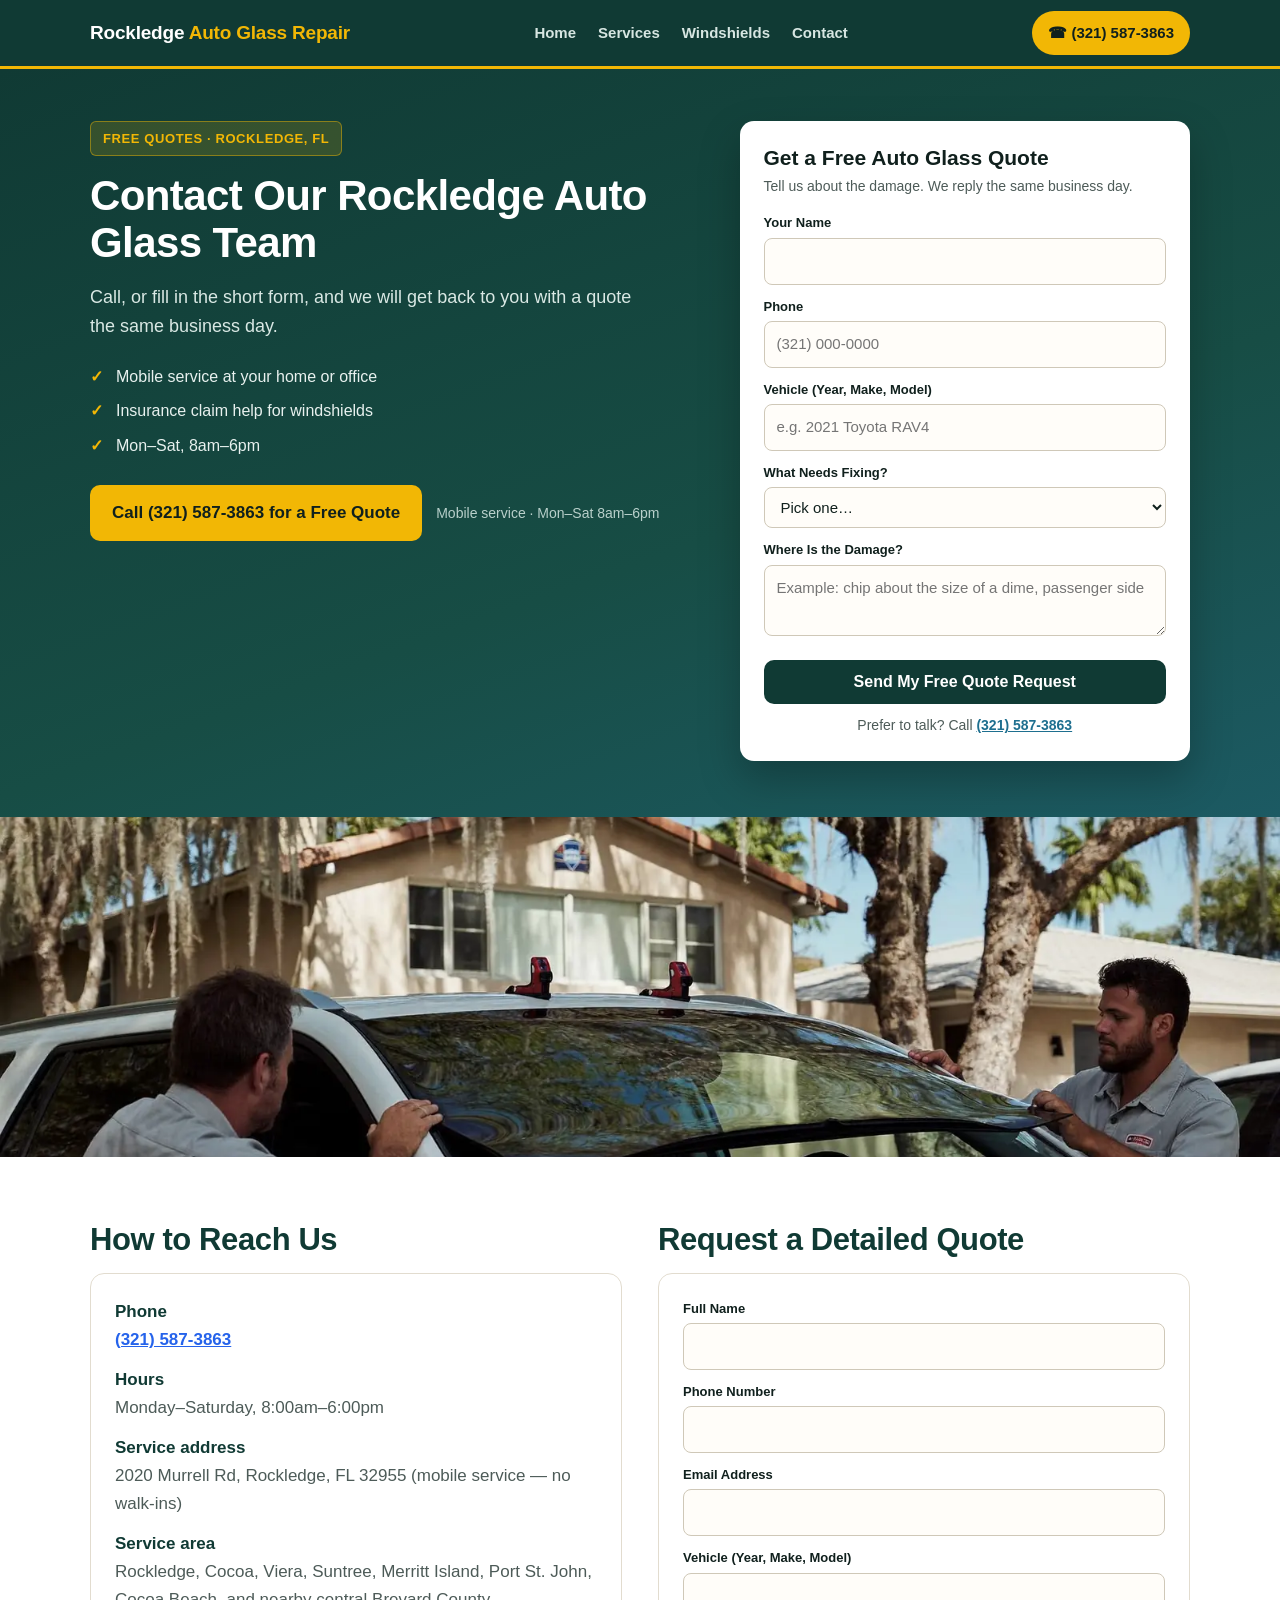
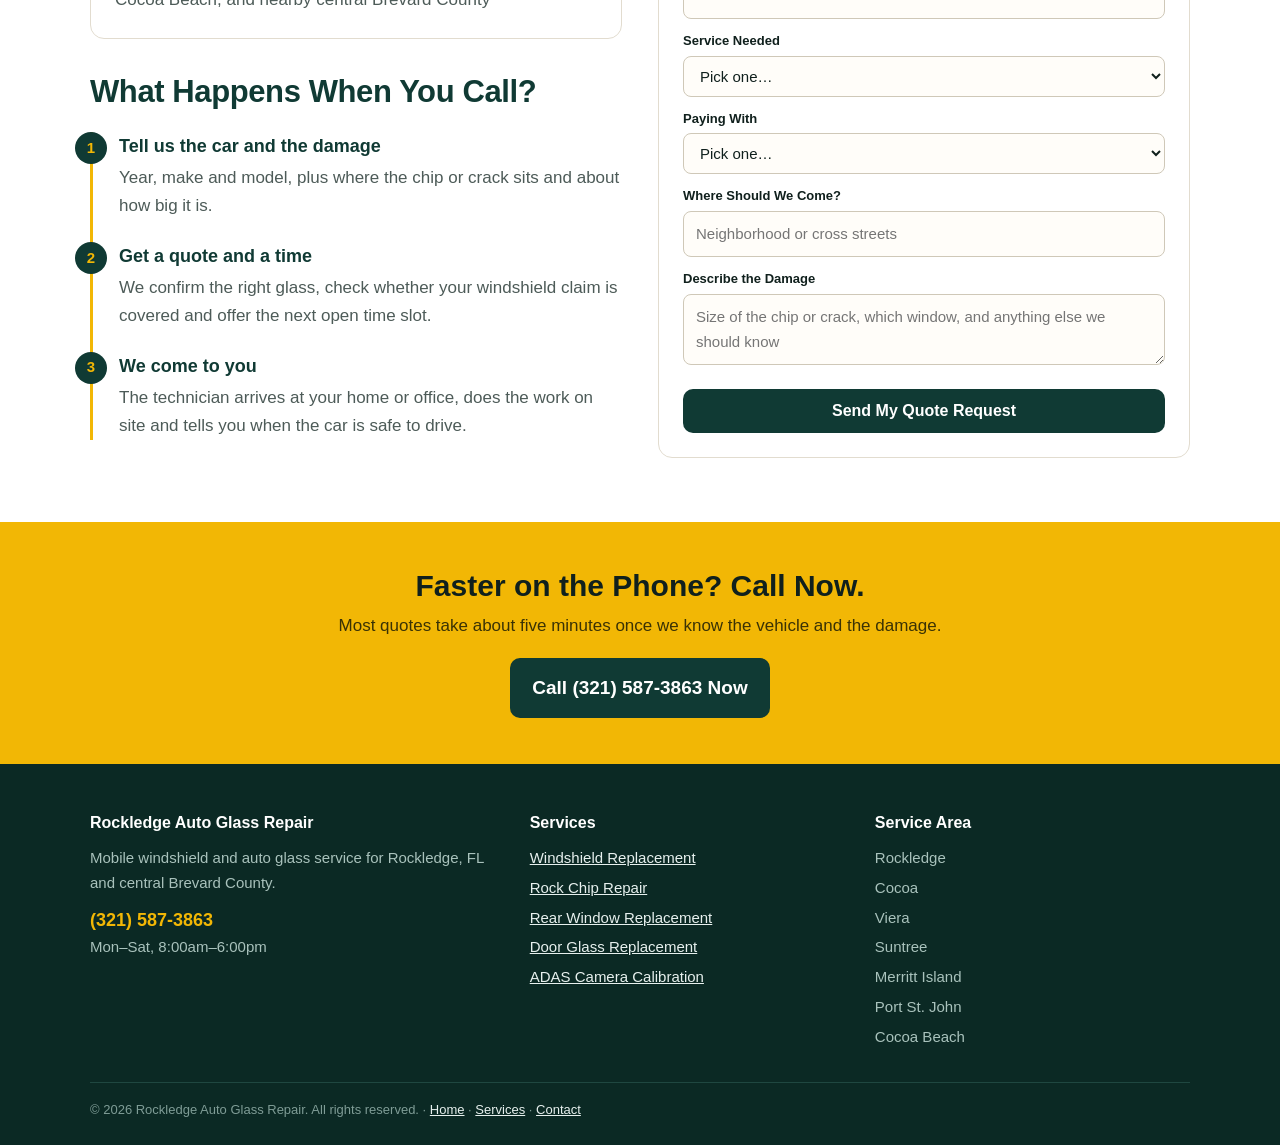
<file: contact.html>
<!DOCTYPE html>
<html lang="en">
<head>
<meta charset="utf-8">
<meta name="viewport" content="width=device-width, initial-scale=1">
<title>Contact Rockledge Auto Glass Repair | Free Quote</title>
<meta name="description" content="Call (321) 587-3863 or use the form for a free auto glass quote in Rockledge, FL. Mobile windshield service across central Brevard County.">
<link rel="canonical" href="https://www.rockledgeautoglassrepair.com/contact.html">
<meta property="og:title" content="Contact Rockledge Auto Glass Repair | Free Quote">
<meta property="og:description" content="Call (321) 587-3863 or use the form for a free auto glass quote in Rockledge, FL. Mobile windshield service across central Brevard County.">
<meta property="og:type" content="website">
<meta property="og:url" content="https://www.rockledgeautoglassrepair.com/contact.html">
<meta property="og:image" content="https://www.rockledgeautoglassrepair.com/auto-glass-technicians-windshield-install.webp">
<link rel="stylesheet" href="styles.css">
<script type="application/ld+json">{
 "@context": "https://schema.org",
 "@type": "LocalBusiness",
 "name": "Rockledge Auto Glass Repair",
 "telephone": "(321) 587-3863",
 "url": "https://www.rockledgeautoglassrepair.com/",
 "image": "https://www.rockledgeautoglassrepair.com/auto-glass-technicians-windshield-install.webp",
 "address": {
  "@type": "PostalAddress",
  "streetAddress": "2020 Murrell Rd",
  "addressLocality": "Rockledge",
  "addressRegion": "FL",
  "postalCode": "32955",
  "addressCountry": "US"
 },
 "areaServed": [
  "Rockledge, FL",
  "Cocoa, FL",
  "Viera, FL",
  "Suntree, FL",
  "Merritt Island, FL",
  "Port St. John, FL",
  "Cocoa Beach, FL"
 ],
 "description": "Contact Rockledge Auto Glass Repair for mobile windshield and auto glass service in Rockledge, FL",
 "openingHours": "Mo-Sa 08:00-18:00"
}</script>
</head>
<body>
<!-- NAV -->
<header class="nav">
  <div class="wrap nav-in">
    <a class="brand" href="/">Rockledge <span>Auto Glass Repair</span></a>
    <ul class="links">
      <li><a href="/">Home</a></li>
      <li><a href="services.html">Services</a></li>
      <li><a href="windshield-replacement-rockledge.html">Windshields</a></li>
      <li><a href="contact.html">Contact</a></li>
    </ul>
    <a class="nav-call" href="tel:+13215873863">&#9742; (321) 587-3863</a>
  </div>
</header>
<!-- HERO -->
<section class="hero">
  <div class="wrap hero-grid">
    <div>
      <span class="tag">Free Quotes &middot; Rockledge, FL</span>
      <h1>Contact Our Rockledge Auto Glass Team</h1>
      <p class="lead">Call, or fill in the short form, and we will get back to you with a quote the same business day.</p>
      <ul class="hero-points"><li>Mobile service at your home or office</li><li>Insurance claim help for windshields</li><li>Mon&ndash;Sat, 8am&ndash;6pm</li></ul>
      <div class="call-big">
        <a class="btn btn-sun" href="tel:+13215873863">Call (321) 587-3863 for a Free Quote</a>
        <small>Mobile service &middot; Mon&ndash;Sat 8am&ndash;6pm</small>
      </div>
    </div>
    <div>
      <form class="quote" action="https://formspree.io/f/xeaekewk" method="POST">
        <h2>Get a Free Auto Glass Quote</h2>
        <p class="sub">Tell us about the damage. We reply the same business day.</p>
        <input type="hidden" name="_subject" value="New lead - Auto Glass Repair Rockledge (contact hero)">
        <div class="field"><label for="q-name">Your Name</label><input id="q-name" name="name" type="text" autocomplete="name" required></div>
        <div class="field"><label for="q-phone">Phone</label><input id="q-phone" name="phone" type="tel" autocomplete="tel" placeholder="(321) 000-0000" required></div>
        <div class="field"><label for="q-vehicle">Vehicle (Year, Make, Model)</label><input id="q-vehicle" name="vehicle" type="text" placeholder="e.g. 2021 Toyota RAV4"></div>
        <div class="field"><label for="q-service">What Needs Fixing?</label><select id="q-service" name="service"><option value="">Pick one&hellip;</option><option>Windshield Replacement</option><option>Rock Chip Repair</option><option>Rear Window Replacement</option><option>Door Glass Replacement</option><option>ADAS Camera Calibration</option><option>Not sure yet</option></select></div>
        <div class="field"><label for="q-details">Where Is the Damage?</label><textarea id="q-details" name="details" placeholder="Example: chip about the size of a dime, passenger side"></textarea></div>
        <input type="text" name="_gotcha" style="display:none" tabindex="-1" autocomplete="off">
        <button type="submit">Send My Free Quote Request</button>
        <p class="alt">Prefer to talk? Call <a href="tel:+13215873863">(321) 587-3863</a></p>
      </form>
    </div>
  </div>
</section>
<div class="band short"><img src="auto-glass-technicians-windshield-install.webp" alt="Auto glass technicians installing a new windshield on an SUV" width="1600" height="900"></div>

<section class="sec alt">
  <div class="wrap info-grid">
    <div>
      <h2>How to Reach Us</h2>
      <dl class="info">
        <dt>Phone</dt><dd><a href="tel:+13215873863" style="color:#2563eb;text-decoration:underline;font-weight:700;">(321) 587-3863</a></dd>
        <dt>Hours</dt><dd>Monday&ndash;Saturday, 8:00am&ndash;6:00pm</dd>
        <dt>Service address</dt><dd>2020 Murrell Rd, Rockledge, FL 32955 (mobile service &mdash; no walk-ins)</dd>
        <dt>Service area</dt><dd>Rockledge, Cocoa, Viera, Suntree, Merritt Island, Port St. John, Cocoa Beach, and nearby central Brevard County</dd>
      </dl>
      <h2 style="margin-top:34px;">What Happens When You Call?</h2>
      <ol class="steps">
        <li data-n="1"><strong>Tell us the car and the damage</strong><p>Year, make and model, plus where the chip or crack sits and about how big it is.</p></li>
        <li data-n="2"><strong>Get a quote and a time</strong><p>We confirm the right glass, check whether your windshield claim is covered and offer the next open time slot.</p></li>
        <li data-n="3"><strong>We come to you</strong><p>The technician arrives at your home or office, does the work on site and tells you when the car is safe to drive.</p></li>
      </ol>
    </div>
    <div>
      <h2>Request a Detailed Quote</h2>
      <form class="form-full" action="https://formspree.io/f/xeaekewk" method="POST">
        <input type="hidden" name="_subject" value="New lead - Auto Glass Repair Rockledge (contact form)">
        <div class="field"><label for="c-name">Full Name</label><input id="c-name" name="name" type="text" autocomplete="name" required></div>
        <div class="field"><label for="c-phone">Phone Number</label><input id="c-phone" name="phone" type="tel" autocomplete="tel" required></div>
        <div class="field"><label for="c-email">Email Address</label><input id="c-email" name="email" type="email" autocomplete="email"></div>
        <div class="field"><label for="c-vehicle">Vehicle (Year, Make, Model)</label><input id="c-vehicle" name="vehicle" type="text"></div>
        <div class="field"><label for="c-service">Service Needed</label><select id="c-service" name="service"><option value="">Pick one&hellip;</option><option>Windshield Replacement</option><option>Rock Chip Repair</option><option>Rear Window Replacement</option><option>Door Glass Replacement</option><option>ADAS Camera Calibration</option><option>Not sure yet</option></select></div>
        <div class="field"><label for="c-insurance">Paying With</label><select id="c-insurance" name="payment"><option value="">Pick one&hellip;</option><option>Insurance claim</option><option>Paying myself</option><option>Not sure</option></select></div>
        <div class="field"><label for="c-location">Where Should We Come?</label><input id="c-location" name="location" type="text" placeholder="Neighborhood or cross streets"></div>
        <div class="field"><label for="c-msg">Describe the Damage</label><textarea id="c-msg" name="message" placeholder="Size of the chip or crack, which window, and anything else we should know"></textarea></div>
        <input type="text" name="_gotcha" style="display:none" tabindex="-1" autocomplete="off">
        <button type="submit">Send My Quote Request</button>
      </form>
    </div>
  </div>
</section>
<!-- CTA -->
<section class="cta">
  <div class="wrap">
    <h2>Faster on the Phone? Call Now.</h2>
    <p>Most quotes take about five minutes once we know the vehicle and the damage.</p>
    <a class="btn btn-pine" href="tel:+13215873863">Call (321) 587-3863 Now</a>
  </div>
</section>
<!-- FOOTER -->
<footer class="foot">
  <div class="wrap">
    <div class="foot-grid">
      <div>
        <h4>Rockledge Auto Glass Repair</h4>
        <p>Mobile windshield and auto glass service for Rockledge, FL and central Brevard County.</p>
        <p style="margin-top:10px;"><a class="tel" href="tel:+13215873863">(321) 587-3863</a></p>
        <p>Mon&ndash;Sat, 8:00am&ndash;6:00pm</p>
      </div>
      <div>
        <h4>Services</h4>
        <ul><li><a href="windshield-replacement-rockledge.html">Windshield Replacement</a></li><li><a href="windshield-chip-repair-rockledge.html">Rock Chip Repair</a></li><li><a href="rear-window-replacement-rockledge.html">Rear Window Replacement</a></li><li><a href="door-glass-replacement-rockledge.html">Door Glass Replacement</a></li><li><a href="adas-calibration-rockledge.html">ADAS Camera Calibration</a></li></ul>
      </div>
      <div>
        <h4>Service Area</h4>
        <ul><li>Rockledge</li><li>Cocoa</li><li>Viera</li><li>Suntree</li><li>Merritt Island</li><li>Port St. John</li><li>Cocoa Beach</li></ul>
      </div>
    </div>
    <p class="copy">&copy; 2026 Rockledge Auto Glass Repair. All rights reserved. &middot; <a href="/">Home</a> &middot; <a href="services.html">Services</a> &middot; <a href="contact.html">Contact</a></p>
  </div>
</footer>
</body>
</html>
</file>
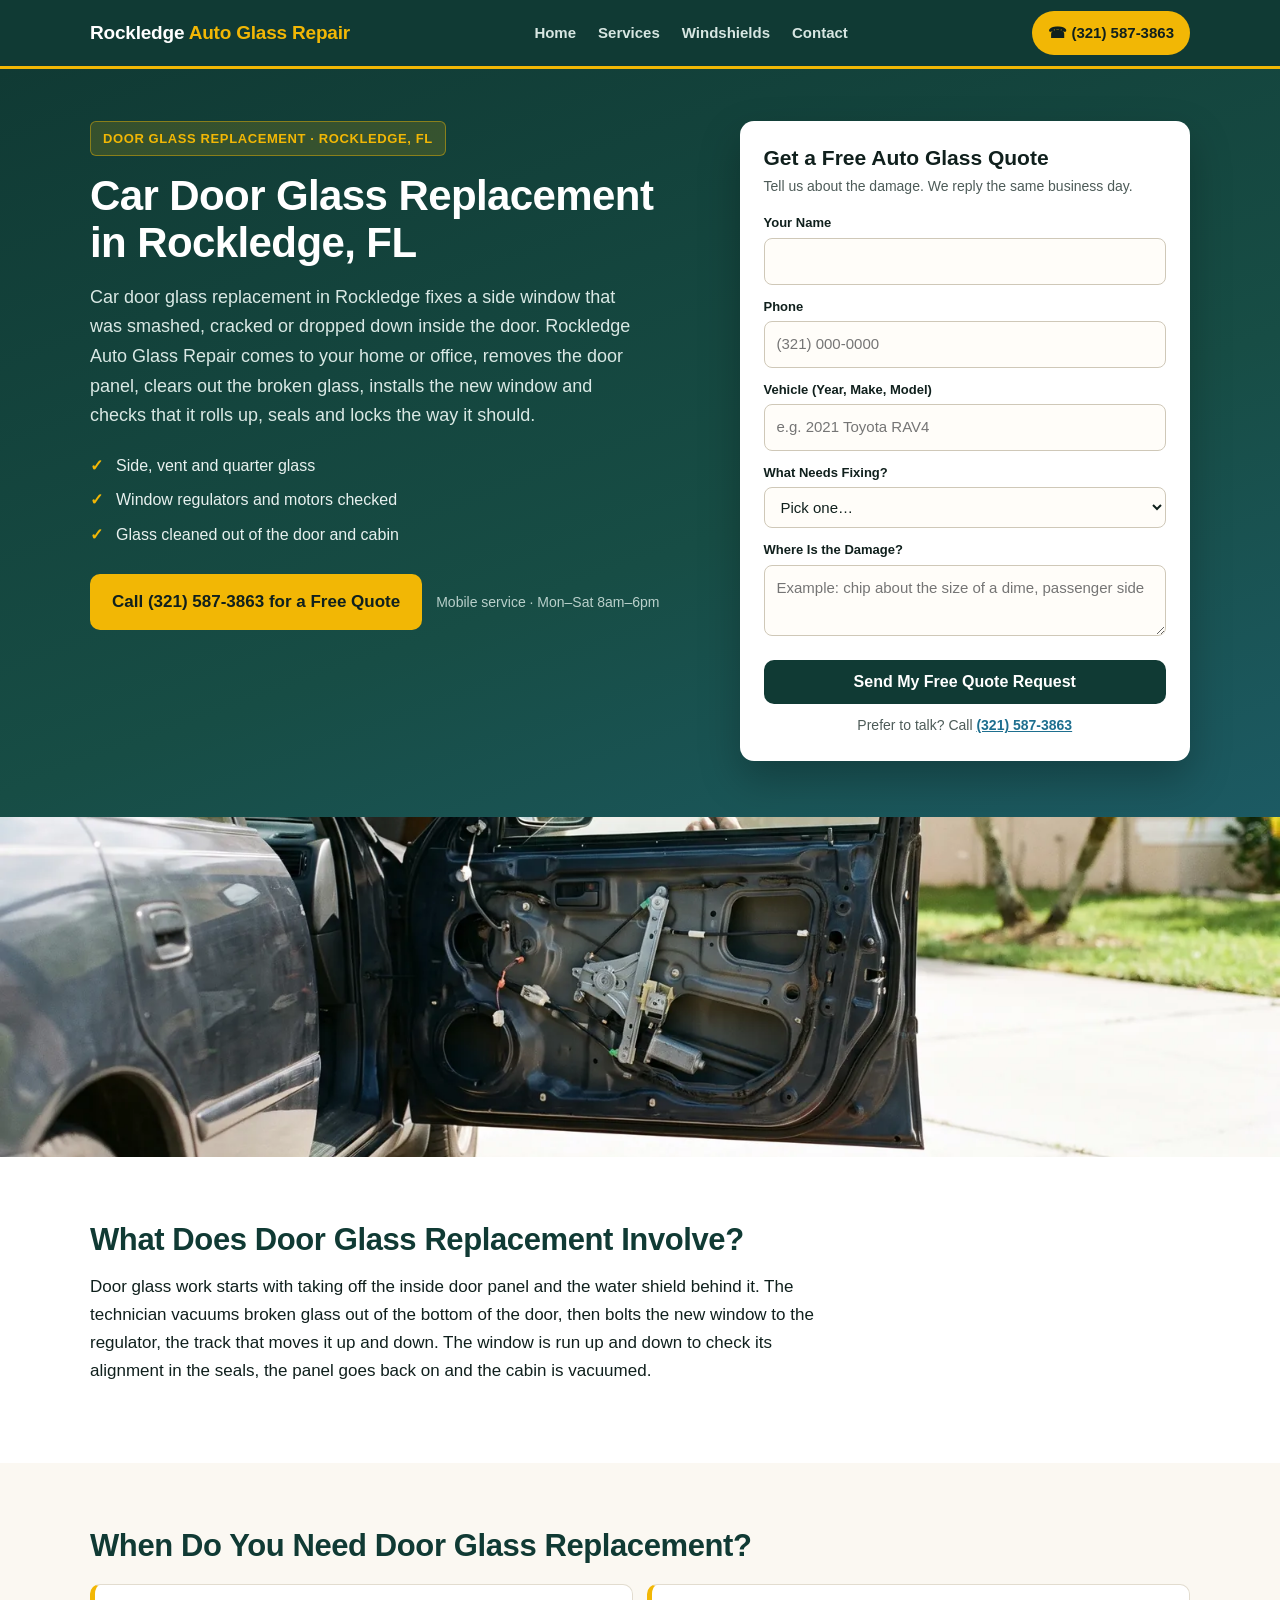
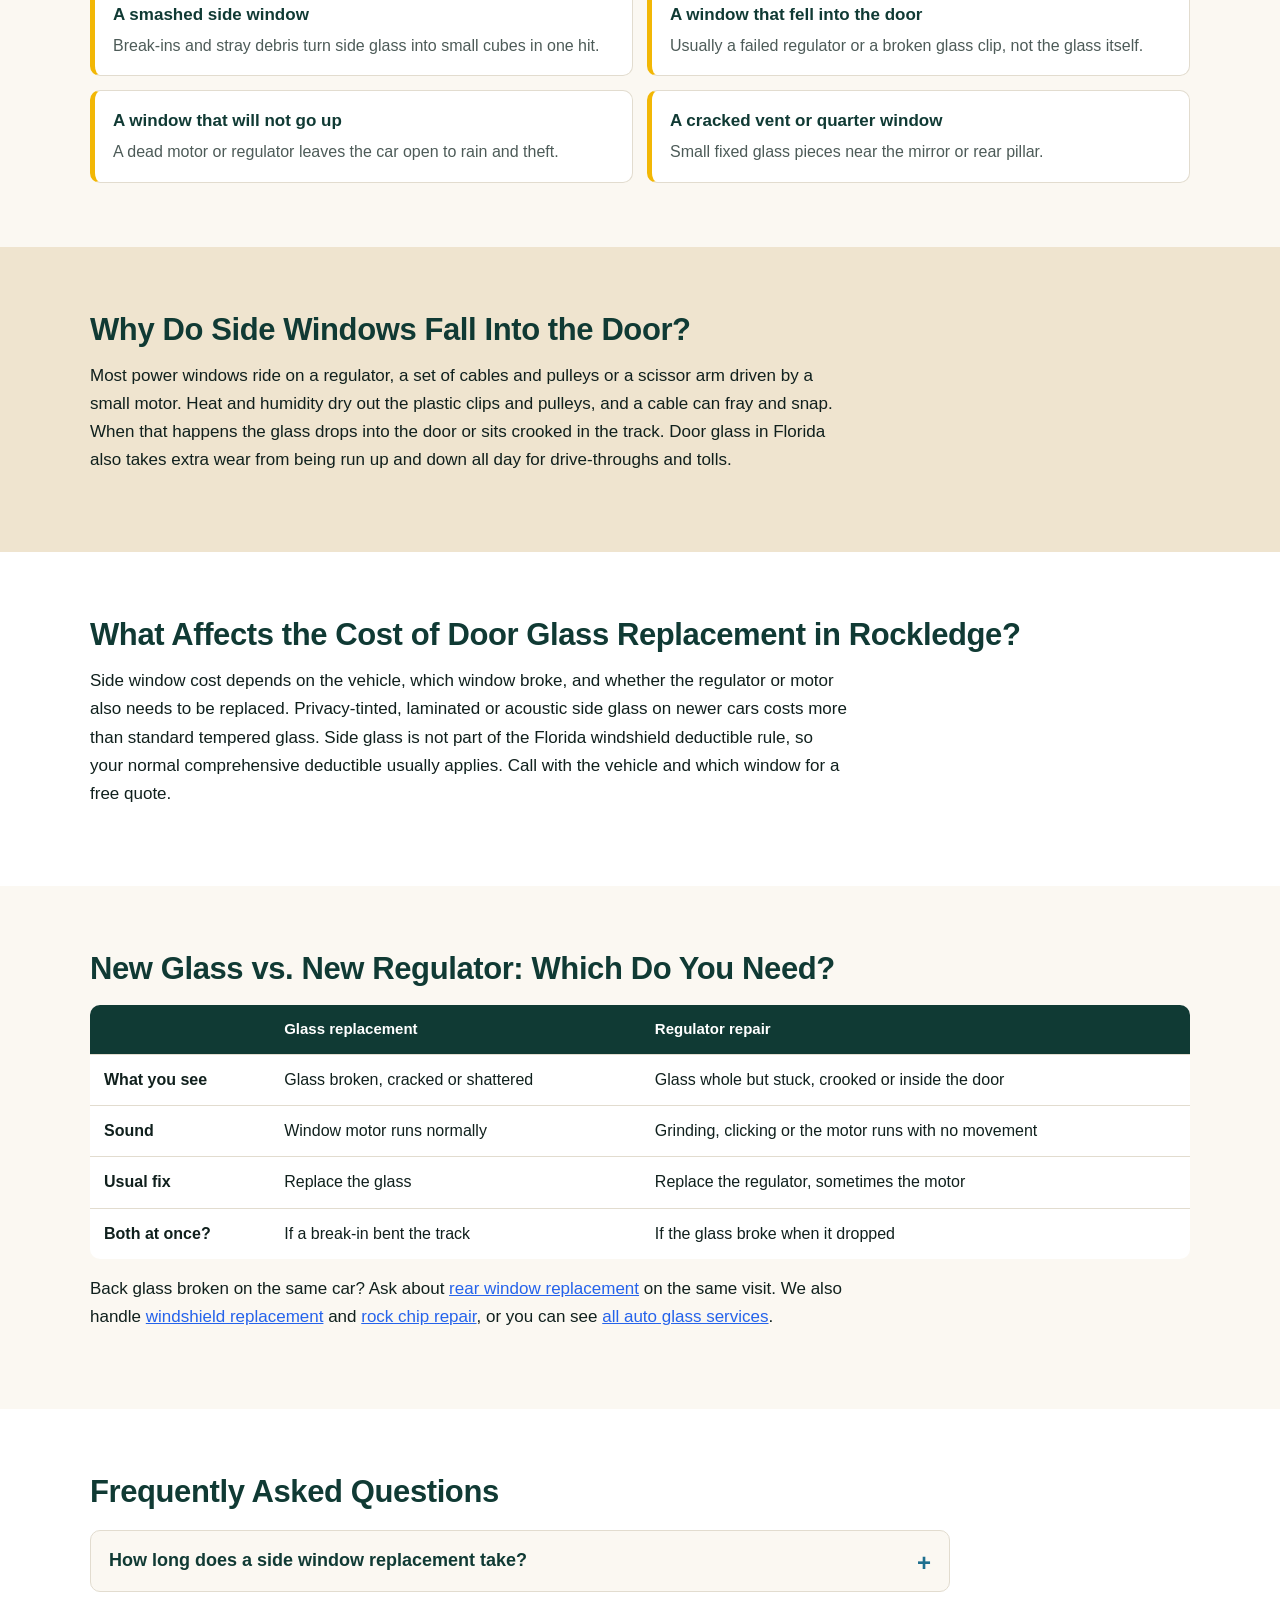
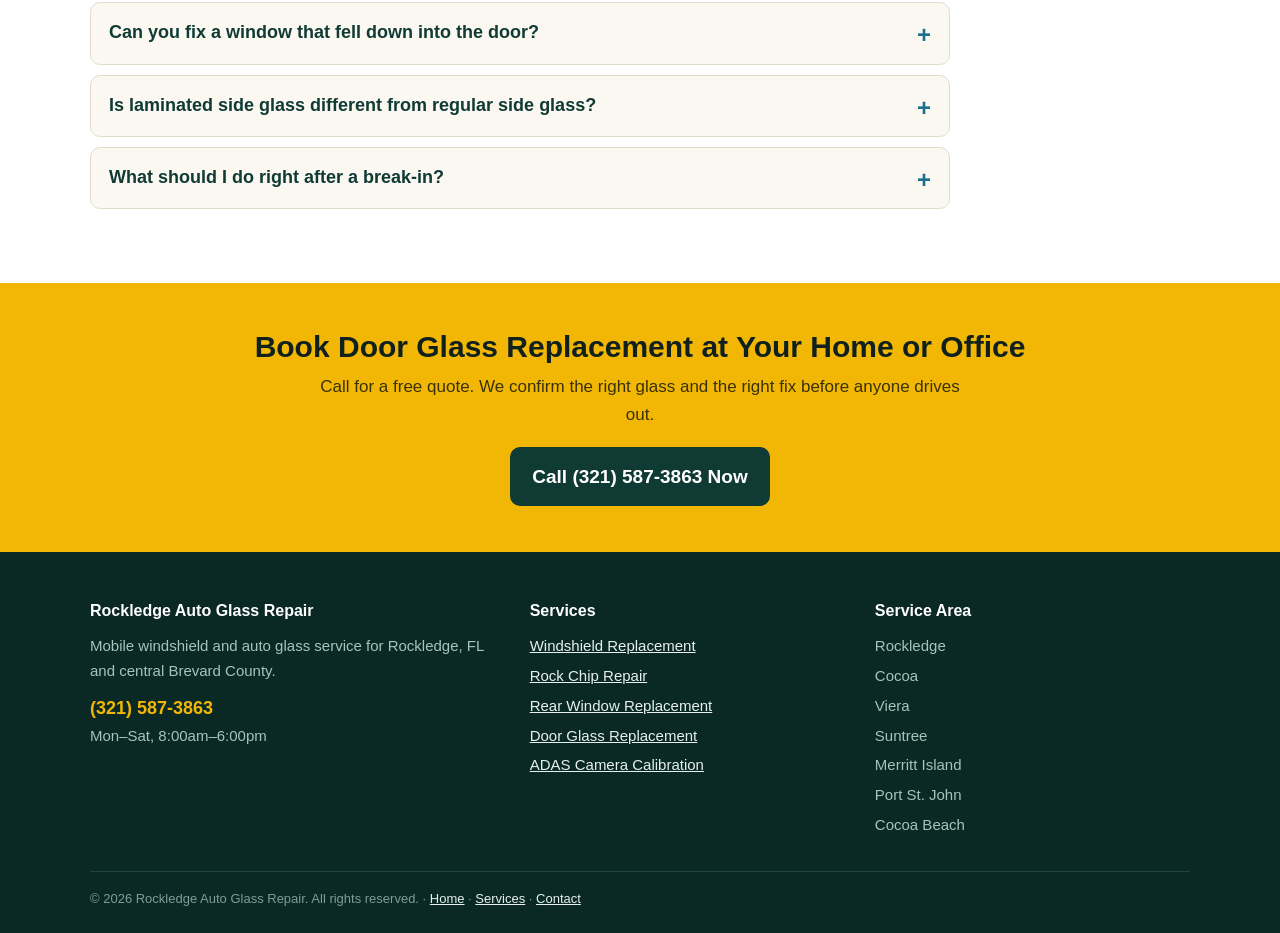
<file: door-glass-replacement-rockledge.html>
<!DOCTYPE html>
<html lang="en">
<head>
<meta charset="utf-8">
<meta name="viewport" content="width=device-width, initial-scale=1">
<title>Car Door Glass Replacement in Rockledge, FL | Side Windows</title>
<meta name="description" content="Car door glass and side window replacement in Rockledge, FL, including window regulators and vent glass. Mobile service, free quotes.">
<link rel="canonical" href="https://www.rockledgeautoglassrepair.com/door-glass-replacement-rockledge.html">
<meta property="og:title" content="Car Door Glass Replacement in Rockledge, FL | Side Windows">
<meta property="og:description" content="Car door glass and side window replacement in Rockledge, FL, including window regulators and vent glass. Mobile service, free quotes.">
<meta property="og:type" content="website">
<meta property="og:url" content="https://www.rockledgeautoglassrepair.com/door-glass-replacement-rockledge.html">
<meta property="og:image" content="https://www.rockledgeautoglassrepair.com/auto-glass-technicians-windshield-install.webp">
<link rel="stylesheet" href="styles.css">
<script type="application/ld+json">{
 "@context": "https://schema.org",
 "@type": "LocalBusiness",
 "name": "Rockledge Auto Glass Repair",
 "telephone": "(321) 587-3863",
 "url": "https://www.rockledgeautoglassrepair.com/",
 "image": "https://www.rockledgeautoglassrepair.com/auto-glass-technicians-windshield-install.webp",
 "address": {
  "@type": "PostalAddress",
  "streetAddress": "2020 Murrell Rd",
  "addressLocality": "Rockledge",
  "addressRegion": "FL",
  "postalCode": "32955",
  "addressCountry": "US"
 },
 "areaServed": [
  "Rockledge, FL",
  "Cocoa, FL",
  "Viera, FL",
  "Suntree, FL",
  "Merritt Island, FL",
  "Port St. John, FL",
  "Cocoa Beach, FL"
 ],
 "description": "Door Glass Replacement in Rockledge, FL",
 "openingHours": "Mo-Sa 08:00-18:00"
}</script>
<script type="application/ld+json">{
 "@context": "https://schema.org",
 "@type": "Service",
 "serviceType": "Door Glass Replacement",
 "areaServed": "Rockledge, FL",
 "provider": {
  "@type": "LocalBusiness",
  "name": "Rockledge Auto Glass Repair",
  "telephone": "(321) 587-3863"
 }
}</script>
<script type="application/ld+json">{
 "@context": "https://schema.org",
 "@type": "FAQPage",
 "mainEntity": [
  {
   "@type": "Question",
   "name": "How long does a side window replacement take?",
   "acceptedAnswer": {
    "@type": "Answer",
    "text": "Most door glass replacements take about an hour, including vacuuming the glass out of the door and the cabin. A job that also needs a new regulator or motor can take a little longer. Unlike a windshield, there is no adhesive cure time, so the car is ready to drive right away."
   }
  },
  {
   "@type": "Question",
   "name": "Can you fix a window that fell down into the door?",
   "acceptedAnswer": {
    "@type": "Answer",
    "text": "Yes. A window that drops into the door usually has a broken regulator cable or a loose glass clip rather than broken glass. The technician opens the door panel, finds the failed part and replaces it so the window rides up and down straight again."
   }
  },
  {
   "@type": "Question",
   "name": "Is laminated side glass different from regular side glass?",
   "acceptedAnswer": {
    "@type": "Answer",
    "text": "Some newer cars use laminated side glass, which has a plastic layer like a windshield and cracks instead of shattering. It is quieter and harder to break into, and it needs the same type of glass as a replacement. We check your vehicle so the new window matches what came from the factory."
   }
  },
  {
   "@type": "Question",
   "name": "What should I do right after a break-in?",
   "acceptedAnswer": {
    "@type": "Answer",
    "text": "Take pictures for your insurance and police report, remove valuables and tape plastic over the opening to keep rain out. Avoid rolling the broken window up or down, because loose glass in the door can jam the regulator. Then call for a replacement."
   }
  }
 ]
}</script>
</head>
<body>
<!-- NAV -->
<header class="nav">
  <div class="wrap nav-in">
    <a class="brand" href="/">Rockledge <span>Auto Glass Repair</span></a>
    <ul class="links">
      <li><a href="/">Home</a></li>
      <li><a href="services.html">Services</a></li>
      <li><a href="windshield-replacement-rockledge.html">Windshields</a></li>
      <li><a href="contact.html">Contact</a></li>
    </ul>
    <a class="nav-call" href="tel:+13215873863">&#9742; (321) 587-3863</a>
  </div>
</header>
<!-- HERO -->
<section class="hero">
  <div class="wrap hero-grid">
    <div>
      <span class="tag">Door Glass Replacement &middot; Rockledge, FL</span>
      <h1>Car Door Glass Replacement in Rockledge, FL</h1>
      <p class="lead">Car door glass replacement in Rockledge fixes a side window that was smashed, cracked or dropped down inside the door. Rockledge Auto Glass Repair comes to your home or office, removes the door panel, clears out the broken glass, installs the new window and checks that it rolls up, seals and locks the way it should.</p>
      <ul class="hero-points"><li>Side, vent and quarter glass</li><li>Window regulators and motors checked</li><li>Glass cleaned out of the door and cabin</li></ul>
      <div class="call-big">
        <a class="btn btn-sun" href="tel:+13215873863">Call (321) 587-3863 for a Free Quote</a>
        <small>Mobile service &middot; Mon&ndash;Sat 8am&ndash;6pm</small>
      </div>
    </div>
    <div>
      <form class="quote" action="https://formspree.io/f/xeaekewk" method="POST">
        <h2>Get a Free Auto Glass Quote</h2>
        <p class="sub">Tell us about the damage. We reply the same business day.</p>
        <input type="hidden" name="_subject" value="New lead - Auto Glass Repair Rockledge (Door Glass Replacement)">
        <div class="field"><label for="q-name">Your Name</label><input id="q-name" name="name" type="text" autocomplete="name" required></div>
        <div class="field"><label for="q-phone">Phone</label><input id="q-phone" name="phone" type="tel" autocomplete="tel" placeholder="(321) 000-0000" required></div>
        <div class="field"><label for="q-vehicle">Vehicle (Year, Make, Model)</label><input id="q-vehicle" name="vehicle" type="text" placeholder="e.g. 2021 Toyota RAV4"></div>
        <div class="field"><label for="q-service">What Needs Fixing?</label><select id="q-service" name="service"><option value="">Pick one&hellip;</option><option>Windshield Replacement</option><option>Rock Chip Repair</option><option>Rear Window Replacement</option><option>Door Glass Replacement</option><option>ADAS Camera Calibration</option><option>Not sure yet</option></select></div>
        <div class="field"><label for="q-details">Where Is the Damage?</label><textarea id="q-details" name="details" placeholder="Example: chip about the size of a dime, passenger side"></textarea></div>
        <input type="text" name="_gotcha" style="display:none" tabindex="-1" autocomplete="off">
        <button type="submit">Send My Free Quote Request</button>
        <p class="alt">Prefer to talk? Call <a href="tel:+13215873863">(321) 587-3863</a></p>
      </form>
    </div>
  </div>
</section>
<div class="band short"><img src="car-door-window-regulator.webp" alt="Open car door with the inner panel off and the window regulator exposed" width="1600" height="900"></div>

<section class="sec alt">
  <div class="wrap">
    <h2>What Does Door Glass Replacement Involve?</h2>
    <p>Door glass work starts with taking off the inside door panel and the water shield behind it. The technician vacuums broken glass out of the bottom of the door, then bolts the new window to the regulator, the track that moves it up and down. The window is run up and down to check its alignment in the seals, the panel goes back on and the cabin is vacuumed.</p>
  </div>
</section>

<section class="sec">
  <div class="wrap">
    <h2>When Do You Need Door Glass Replacement?</h2>
    <div class="signs"><div class="sign"><strong>A smashed side window</strong><p>Break-ins and stray debris turn side glass into small cubes in one hit.</p></div><div class="sign"><strong>A window that fell into the door</strong><p>Usually a failed regulator or a broken glass clip, not the glass itself.</p></div><div class="sign"><strong>A window that will not go up</strong><p>A dead motor or regulator leaves the car open to rain and theft.</p></div><div class="sign"><strong>A cracked vent or quarter window</strong><p>Small fixed glass pieces near the mirror or rear pillar.</p></div></div>
  </div>
</section>

<section class="sec coq">
  <div class="wrap">
    <h2>Why Do Side Windows Fall Into the Door?</h2>
    <p>Most power windows ride on a regulator, a set of cables and pulleys or a scissor arm driven by a small motor. Heat and humidity dry out the plastic clips and pulleys, and a cable can fray and snap. When that happens the glass drops into the door or sits crooked in the track. Door glass in Florida also takes extra wear from being run up and down all day for drive-throughs and tolls.</p>
  </div>
</section>

<section class="sec alt">
  <div class="wrap">
    <h2>What Affects the Cost of Door Glass Replacement in Rockledge?</h2>
    <p>Side window cost depends on the vehicle, which window broke, and whether the regulator or motor also needs to be replaced. Privacy-tinted, laminated or acoustic side glass on newer cars costs more than standard tempered glass. Side glass is not part of the Florida windshield deductible rule, so your normal comprehensive deductible usually applies. Call with the vehicle and which window for a free quote.</p>
  </div>
</section>

<section class="sec">
  <div class="wrap">
    <h2>New Glass vs. New Regulator: Which Do You Need?</h2>
    <table class="cmp"><thead><tr><th></th><th>Glass replacement</th><th>Regulator repair</th></tr></thead><tbody><tr><td><strong>What you see</strong></td><td>Glass broken, cracked or shattered</td><td>Glass whole but stuck, crooked or inside the door</td></tr><tr><td><strong>Sound</strong></td><td>Window motor runs normally</td><td>Grinding, clicking or the motor runs with no movement</td></tr><tr><td><strong>Usual fix</strong></td><td>Replace the glass</td><td>Replace the regulator, sometimes the motor</td></tr><tr><td><strong>Both at once?</strong></td><td>If a break-in bent the track</td><td>If the glass broke when it dropped</td></tr></tbody></table>
    <p style="margin-top:16px;">Back glass broken on the same car? Ask about <a class="body-link" href="rear-window-replacement-rockledge.html" style="color: #2563eb; text-decoration: underline;">rear window replacement</a> on the same visit. We also handle <a class="body-link" href="windshield-replacement-rockledge.html" style="color: #2563eb; text-decoration: underline;">windshield replacement</a> and <a class="body-link" href="windshield-chip-repair-rockledge.html" style="color: #2563eb; text-decoration: underline;">rock chip repair</a>, or you can see <a class="body-link" href="services.html" style="color: #2563eb; text-decoration: underline;">all auto glass services</a>.</p>
  </div>
</section>

<section class="sec alt">
  <div class="wrap">
    <h2>Frequently Asked Questions</h2>
    <div class="faq"><details><summary><h3>How long does a side window replacement take?</h3></summary><div class="ans"><p>Most door glass replacements take about an hour, including vacuuming the glass out of the door and the cabin. A job that also needs a new regulator or motor can take a little longer. Unlike a windshield, there is no adhesive cure time, so the car is ready to drive right away.</p></div></details><details><summary><h3>Can you fix a window that fell down into the door?</h3></summary><div class="ans"><p>Yes. A window that drops into the door usually has a broken regulator cable or a loose glass clip rather than broken glass. The technician opens the door panel, finds the failed part and replaces it so the window rides up and down straight again.</p></div></details><details><summary><h3>Is laminated side glass different from regular side glass?</h3></summary><div class="ans"><p>Some newer cars use laminated side glass, which has a plastic layer like a windshield and cracks instead of shattering. It is quieter and harder to break into, and it needs the same type of glass as a replacement. We check your vehicle so the new window matches what came from the factory.</p></div></details><details><summary><h3>What should I do right after a break-in?</h3></summary><div class="ans"><p>Take pictures for your insurance and police report, remove valuables and tape plastic over the opening to keep rain out. Avoid rolling the broken window up or down, because loose glass in the door can jam the regulator. Then call for a replacement.</p></div></details></div>
  </div>
</section>
<!-- CTA -->
<section class="cta">
  <div class="wrap">
    <h2>Book Door Glass Replacement at Your Home or Office</h2>
    <p>Call for a free quote. We confirm the right glass and the right fix before anyone drives out.</p>
    <a class="btn btn-pine" href="tel:+13215873863">Call (321) 587-3863 Now</a>
  </div>
</section>
<!-- FOOTER -->
<footer class="foot">
  <div class="wrap">
    <div class="foot-grid">
      <div>
        <h4>Rockledge Auto Glass Repair</h4>
        <p>Mobile windshield and auto glass service for Rockledge, FL and central Brevard County.</p>
        <p style="margin-top:10px;"><a class="tel" href="tel:+13215873863">(321) 587-3863</a></p>
        <p>Mon&ndash;Sat, 8:00am&ndash;6:00pm</p>
      </div>
      <div>
        <h4>Services</h4>
        <ul><li><a href="windshield-replacement-rockledge.html">Windshield Replacement</a></li><li><a href="windshield-chip-repair-rockledge.html">Rock Chip Repair</a></li><li><a href="rear-window-replacement-rockledge.html">Rear Window Replacement</a></li><li><a href="door-glass-replacement-rockledge.html">Door Glass Replacement</a></li><li><a href="adas-calibration-rockledge.html">ADAS Camera Calibration</a></li></ul>
      </div>
      <div>
        <h4>Service Area</h4>
        <ul><li>Rockledge</li><li>Cocoa</li><li>Viera</li><li>Suntree</li><li>Merritt Island</li><li>Port St. John</li><li>Cocoa Beach</li></ul>
      </div>
    </div>
    <p class="copy">&copy; 2026 Rockledge Auto Glass Repair. All rights reserved. &middot; <a href="/">Home</a> &middot; <a href="services.html">Services</a> &middot; <a href="contact.html">Contact</a></p>
  </div>
</footer>
</body>
</html>
</file>
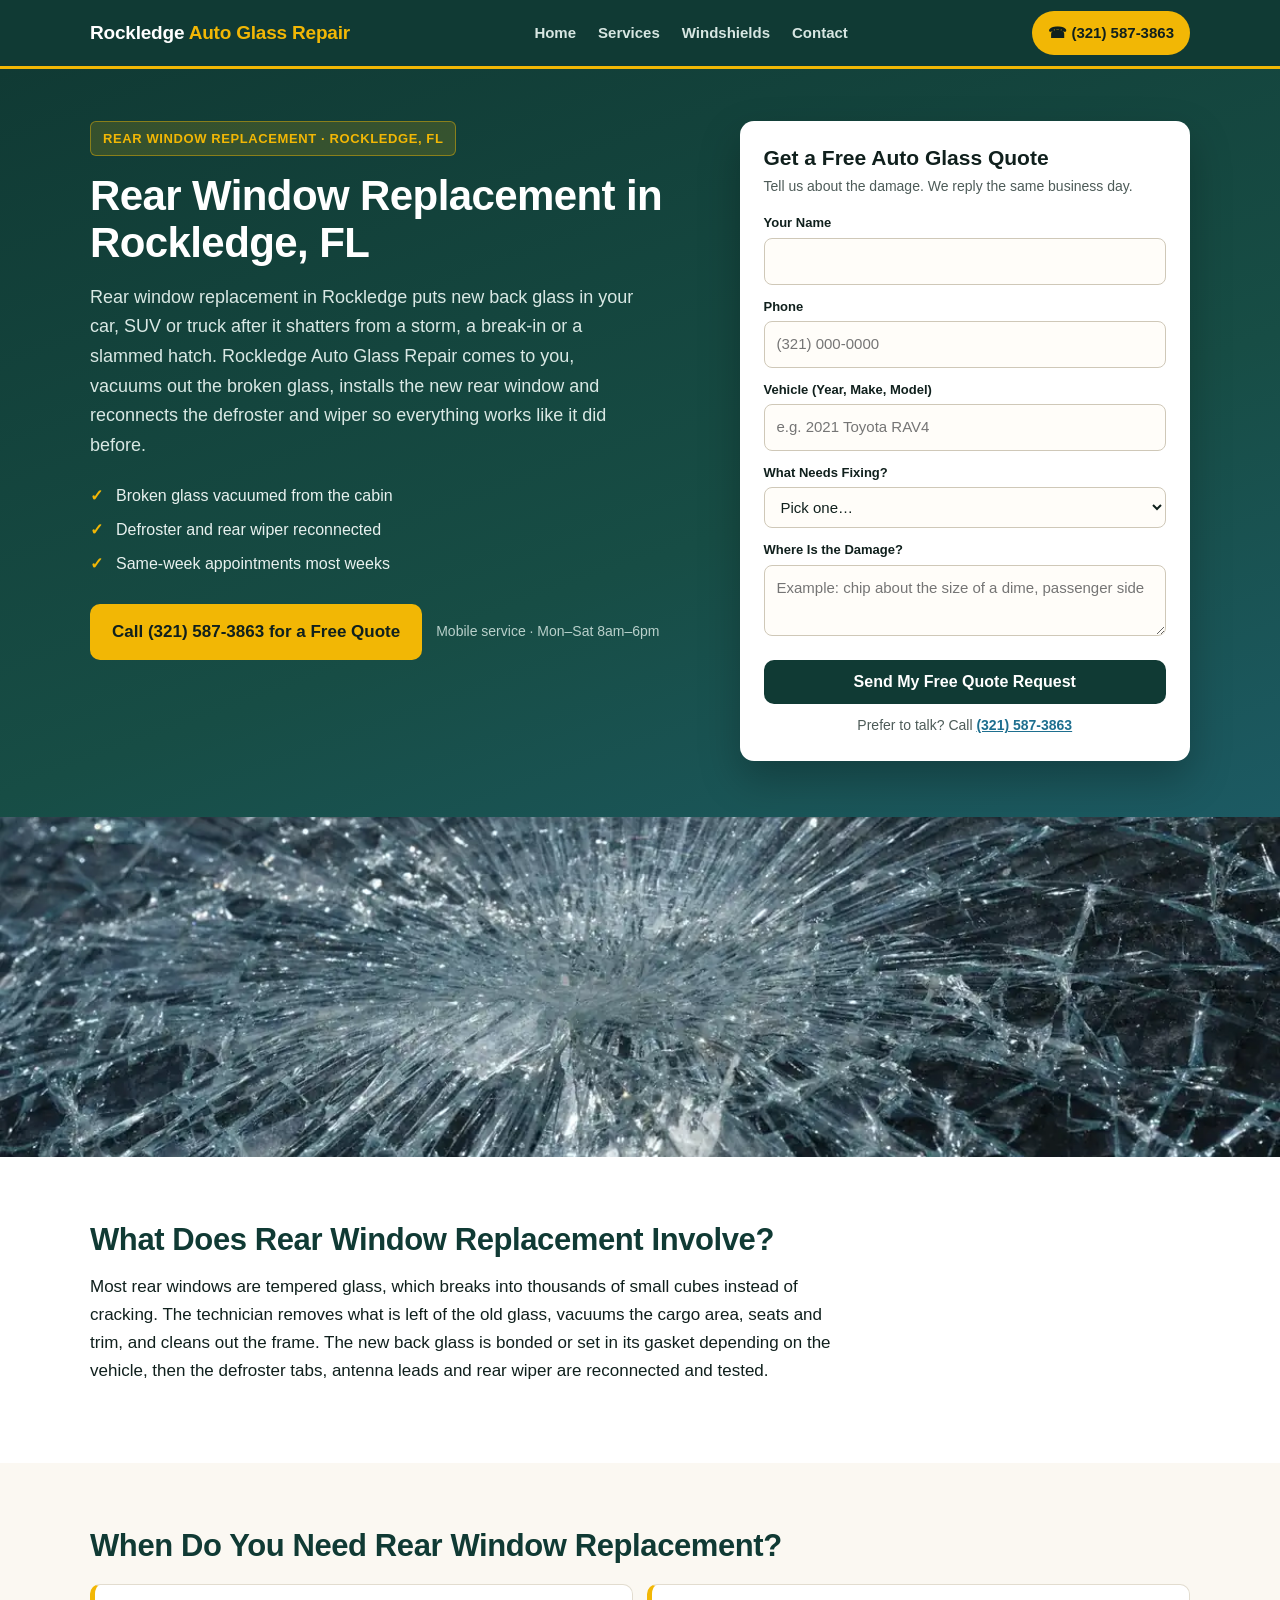
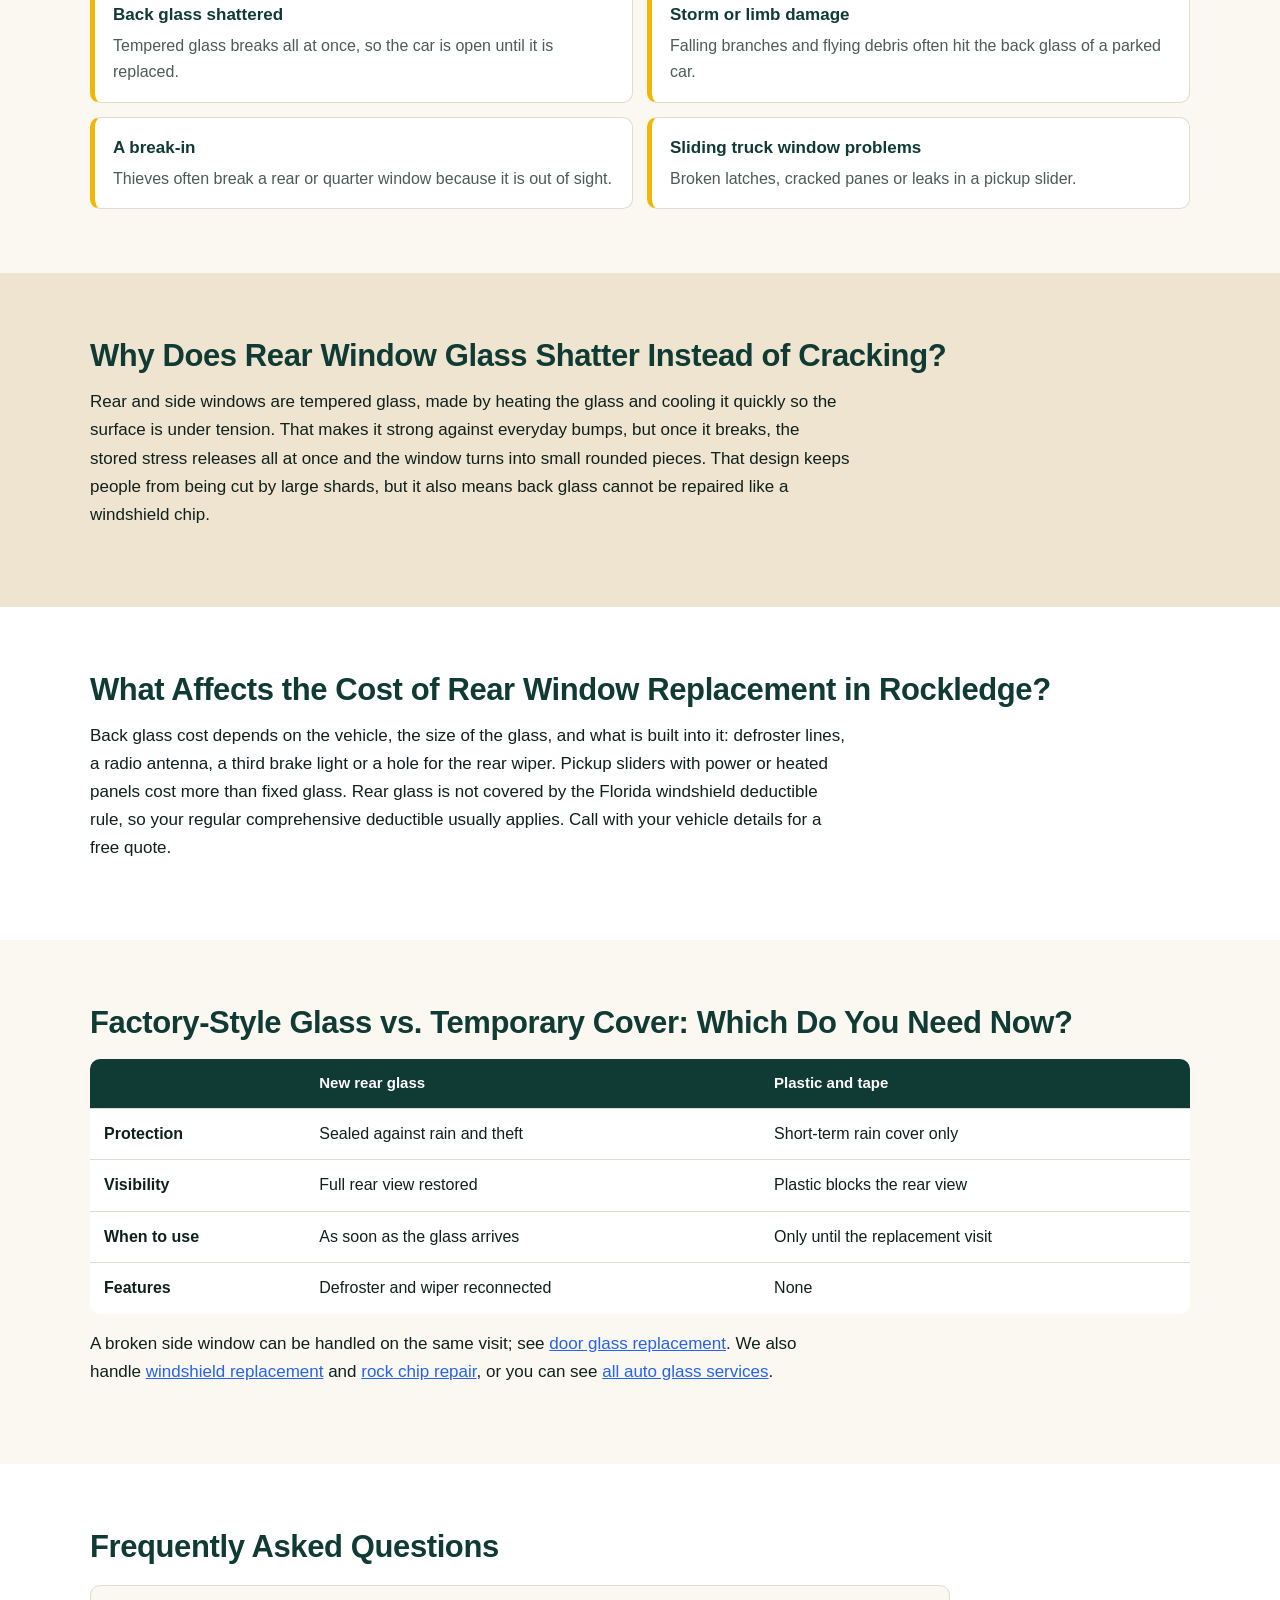
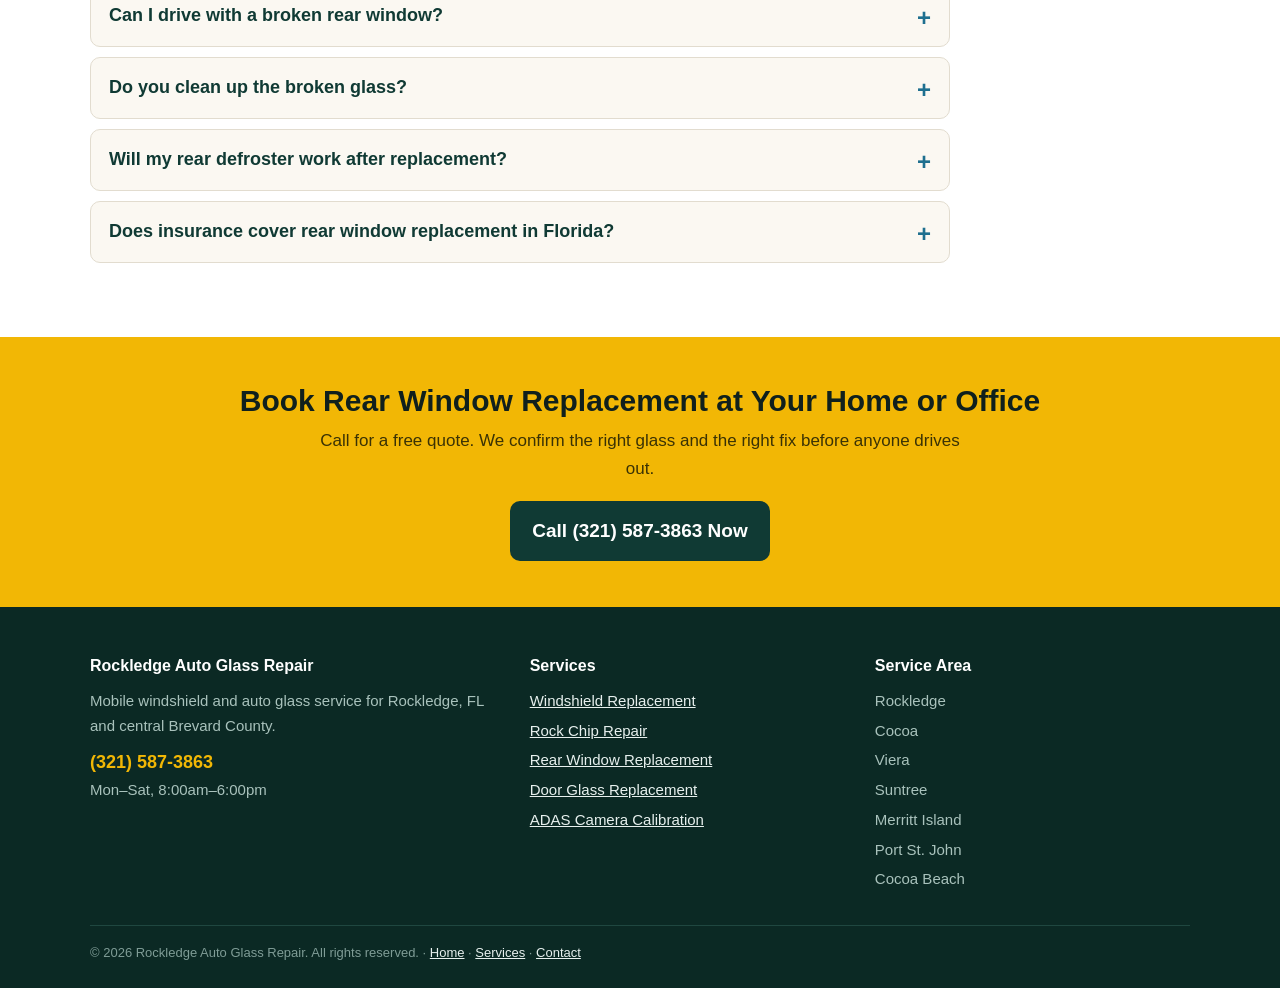
<file: rear-window-replacement-rockledge.html>
<!DOCTYPE html>
<html lang="en">
<head>
<meta charset="utf-8">
<meta name="viewport" content="width=device-width, initial-scale=1">
<title>Rear Window Replacement in Rockledge, FL | Back Glass</title>
<meta name="description" content="Rear window and back glass replacement in Rockledge, FL. Mobile service, glass cleanup and defroster hookup. Call for a free quote.">
<link rel="canonical" href="https://www.rockledgeautoglassrepair.com/rear-window-replacement-rockledge.html">
<meta property="og:title" content="Rear Window Replacement in Rockledge, FL | Back Glass">
<meta property="og:description" content="Rear window and back glass replacement in Rockledge, FL. Mobile service, glass cleanup and defroster hookup. Call for a free quote.">
<meta property="og:type" content="website">
<meta property="og:url" content="https://www.rockledgeautoglassrepair.com/rear-window-replacement-rockledge.html">
<meta property="og:image" content="https://www.rockledgeautoglassrepair.com/auto-glass-technicians-windshield-install.webp">
<link rel="stylesheet" href="styles.css">
<script type="application/ld+json">{
 "@context": "https://schema.org",
 "@type": "LocalBusiness",
 "name": "Rockledge Auto Glass Repair",
 "telephone": "(321) 587-3863",
 "url": "https://www.rockledgeautoglassrepair.com/",
 "image": "https://www.rockledgeautoglassrepair.com/auto-glass-technicians-windshield-install.webp",
 "address": {
  "@type": "PostalAddress",
  "streetAddress": "2020 Murrell Rd",
  "addressLocality": "Rockledge",
  "addressRegion": "FL",
  "postalCode": "32955",
  "addressCountry": "US"
 },
 "areaServed": [
  "Rockledge, FL",
  "Cocoa, FL",
  "Viera, FL",
  "Suntree, FL",
  "Merritt Island, FL",
  "Port St. John, FL",
  "Cocoa Beach, FL"
 ],
 "description": "Rear Window Replacement in Rockledge, FL",
 "openingHours": "Mo-Sa 08:00-18:00"
}</script>
<script type="application/ld+json">{
 "@context": "https://schema.org",
 "@type": "Service",
 "serviceType": "Rear Window Replacement",
 "areaServed": "Rockledge, FL",
 "provider": {
  "@type": "LocalBusiness",
  "name": "Rockledge Auto Glass Repair",
  "telephone": "(321) 587-3863"
 }
}</script>
<script type="application/ld+json">{
 "@context": "https://schema.org",
 "@type": "FAQPage",
 "mainEntity": [
  {
   "@type": "Question",
   "name": "Can I drive with a broken rear window?",
   "acceptedAnswer": {
    "@type": "Answer",
    "text": "You can drive short distances carefully, but the car is open to rain and theft, and loose glass can fall from the frame while driving. Tape plastic over the opening, keep valuables out of the car and book a replacement as soon as possible. Florida afternoon storms can soak a cargo area in minutes."
   }
  },
  {
   "@type": "Question",
   "name": "Do you clean up the broken glass?",
   "acceptedAnswer": {
    "@type": "Answer",
    "text": "Yes. Cleanup is part of every rear window job. The technician vacuums the seats, carpet, cargo area and the channels around the frame, because small cubes of tempered glass hide in trim and seat tracks."
   }
  },
  {
   "@type": "Question",
   "name": "Will my rear defroster work after replacement?",
   "acceptedAnswer": {
    "@type": "Answer",
    "text": "Yes. The new back glass comes with defroster lines built in, and the technician reconnects the power tabs and tests the defroster before leaving. The same goes for the rear wiper and any antenna built into the glass."
   }
  },
  {
   "@type": "Question",
   "name": "Does insurance cover rear window replacement in Florida?",
   "acceptedAnswer": {
    "@type": "Answer",
    "text": "Comprehensive coverage usually pays for rear glass, but the Florida rule that waives the deductible applies only to windshields. Your normal comprehensive deductible will usually apply to back glass. We can help you check your coverage before the appointment."
   }
  }
 ]
}</script>
</head>
<body>
<!-- NAV -->
<header class="nav">
  <div class="wrap nav-in">
    <a class="brand" href="/">Rockledge <span>Auto Glass Repair</span></a>
    <ul class="links">
      <li><a href="/">Home</a></li>
      <li><a href="services.html">Services</a></li>
      <li><a href="windshield-replacement-rockledge.html">Windshields</a></li>
      <li><a href="contact.html">Contact</a></li>
    </ul>
    <a class="nav-call" href="tel:+13215873863">&#9742; (321) 587-3863</a>
  </div>
</header>
<!-- HERO -->
<section class="hero">
  <div class="wrap hero-grid">
    <div>
      <span class="tag">Rear Window Replacement &middot; Rockledge, FL</span>
      <h1>Rear Window Replacement in Rockledge, FL</h1>
      <p class="lead">Rear window replacement in Rockledge puts new back glass in your car, SUV or truck after it shatters from a storm, a break-in or a slammed hatch. Rockledge Auto Glass Repair comes to you, vacuums out the broken glass, installs the new rear window and reconnects the defroster and wiper so everything works like it did before.</p>
      <ul class="hero-points"><li>Broken glass vacuumed from the cabin</li><li>Defroster and rear wiper reconnected</li><li>Same-week appointments most weeks</li></ul>
      <div class="call-big">
        <a class="btn btn-sun" href="tel:+13215873863">Call (321) 587-3863 for a Free Quote</a>
        <small>Mobile service &middot; Mon&ndash;Sat 8am&ndash;6pm</small>
      </div>
    </div>
    <div>
      <form class="quote" action="https://formspree.io/f/xeaekewk" method="POST">
        <h2>Get a Free Auto Glass Quote</h2>
        <p class="sub">Tell us about the damage. We reply the same business day.</p>
        <input type="hidden" name="_subject" value="New lead - Auto Glass Repair Rockledge (Rear Window Replacement)">
        <div class="field"><label for="q-name">Your Name</label><input id="q-name" name="name" type="text" autocomplete="name" required></div>
        <div class="field"><label for="q-phone">Phone</label><input id="q-phone" name="phone" type="tel" autocomplete="tel" placeholder="(321) 000-0000" required></div>
        <div class="field"><label for="q-vehicle">Vehicle (Year, Make, Model)</label><input id="q-vehicle" name="vehicle" type="text" placeholder="e.g. 2021 Toyota RAV4"></div>
        <div class="field"><label for="q-service">What Needs Fixing?</label><select id="q-service" name="service"><option value="">Pick one&hellip;</option><option>Windshield Replacement</option><option>Rock Chip Repair</option><option>Rear Window Replacement</option><option>Door Glass Replacement</option><option>ADAS Camera Calibration</option><option>Not sure yet</option></select></div>
        <div class="field"><label for="q-details">Where Is the Damage?</label><textarea id="q-details" name="details" placeholder="Example: chip about the size of a dime, passenger side"></textarea></div>
        <input type="text" name="_gotcha" style="display:none" tabindex="-1" autocomplete="off">
        <button type="submit">Send My Free Quote Request</button>
        <p class="alt">Prefer to talk? Call <a href="tel:+13215873863">(321) 587-3863</a></p>
      </form>
    </div>
  </div>
</section>
<div class="band short"><img src="shattered-tempered-glass.webp" alt="Close-up of shattered tempered car glass" width="1600" height="900"></div>

<section class="sec alt">
  <div class="wrap">
    <h2>What Does Rear Window Replacement Involve?</h2>
    <p>Most rear windows are tempered glass, which breaks into thousands of small cubes instead of cracking. The technician removes what is left of the old glass, vacuums the cargo area, seats and trim, and cleans out the frame. The new back glass is bonded or set in its gasket depending on the vehicle, then the defroster tabs, antenna leads and rear wiper are reconnected and tested.</p>
  </div>
</section>

<section class="sec">
  <div class="wrap">
    <h2>When Do You Need Rear Window Replacement?</h2>
    <div class="signs"><div class="sign"><strong>Back glass shattered</strong><p>Tempered glass breaks all at once, so the car is open until it is replaced.</p></div><div class="sign"><strong>Storm or limb damage</strong><p>Falling branches and flying debris often hit the back glass of a parked car.</p></div><div class="sign"><strong>A break-in</strong><p>Thieves often break a rear or quarter window because it is out of sight.</p></div><div class="sign"><strong>Sliding truck window problems</strong><p>Broken latches, cracked panes or leaks in a pickup slider.</p></div></div>
  </div>
</section>

<section class="sec coq">
  <div class="wrap">
    <h2>Why Does Rear Window Glass Shatter Instead of Cracking?</h2>
    <p>Rear and side windows are tempered glass, made by heating the glass and cooling it quickly so the surface is under tension. That makes it strong against everyday bumps, but once it breaks, the stored stress releases all at once and the window turns into small rounded pieces. That design keeps people from being cut by large shards, but it also means back glass cannot be repaired like a windshield chip.</p>
  </div>
</section>

<section class="sec alt">
  <div class="wrap">
    <h2>What Affects the Cost of Rear Window Replacement in Rockledge?</h2>
    <p>Back glass cost depends on the vehicle, the size of the glass, and what is built into it: defroster lines, a radio antenna, a third brake light or a hole for the rear wiper. Pickup sliders with power or heated panels cost more than fixed glass. Rear glass is not covered by the Florida windshield deductible rule, so your regular comprehensive deductible usually applies. Call with your vehicle details for a free quote.</p>
  </div>
</section>

<section class="sec">
  <div class="wrap">
    <h2>Factory-Style Glass vs. Temporary Cover: Which Do You Need Now?</h2>
    <table class="cmp"><thead><tr><th></th><th>New rear glass</th><th>Plastic and tape</th></tr></thead><tbody><tr><td><strong>Protection</strong></td><td>Sealed against rain and theft</td><td>Short-term rain cover only</td></tr><tr><td><strong>Visibility</strong></td><td>Full rear view restored</td><td>Plastic blocks the rear view</td></tr><tr><td><strong>When to use</strong></td><td>As soon as the glass arrives</td><td>Only until the replacement visit</td></tr><tr><td><strong>Features</strong></td><td>Defroster and wiper reconnected</td><td>None</td></tr></tbody></table>
    <p style="margin-top:16px;">A broken side window can be handled on the same visit; see <a class="body-link" href="door-glass-replacement-rockledge.html" style="color: #2563eb; text-decoration: underline;">door glass replacement</a>. We also handle <a class="body-link" href="windshield-replacement-rockledge.html" style="color: #2563eb; text-decoration: underline;">windshield replacement</a> and <a class="body-link" href="windshield-chip-repair-rockledge.html" style="color: #2563eb; text-decoration: underline;">rock chip repair</a>, or you can see <a class="body-link" href="services.html" style="color: #2563eb; text-decoration: underline;">all auto glass services</a>.</p>
  </div>
</section>

<section class="sec alt">
  <div class="wrap">
    <h2>Frequently Asked Questions</h2>
    <div class="faq"><details><summary><h3>Can I drive with a broken rear window?</h3></summary><div class="ans"><p>You can drive short distances carefully, but the car is open to rain and theft, and loose glass can fall from the frame while driving. Tape plastic over the opening, keep valuables out of the car and book a replacement as soon as possible. Florida afternoon storms can soak a cargo area in minutes.</p></div></details><details><summary><h3>Do you clean up the broken glass?</h3></summary><div class="ans"><p>Yes. Cleanup is part of every rear window job. The technician vacuums the seats, carpet, cargo area and the channels around the frame, because small cubes of tempered glass hide in trim and seat tracks.</p></div></details><details><summary><h3>Will my rear defroster work after replacement?</h3></summary><div class="ans"><p>Yes. The new back glass comes with defroster lines built in, and the technician reconnects the power tabs and tests the defroster before leaving. The same goes for the rear wiper and any antenna built into the glass.</p></div></details><details><summary><h3>Does insurance cover rear window replacement in Florida?</h3></summary><div class="ans"><p>Comprehensive coverage usually pays for rear glass, but the Florida rule that waives the deductible applies only to windshields. Your normal comprehensive deductible will usually apply to back glass. We can help you check your coverage before the appointment.</p></div></details></div>
  </div>
</section>
<!-- CTA -->
<section class="cta">
  <div class="wrap">
    <h2>Book Rear Window Replacement at Your Home or Office</h2>
    <p>Call for a free quote. We confirm the right glass and the right fix before anyone drives out.</p>
    <a class="btn btn-pine" href="tel:+13215873863">Call (321) 587-3863 Now</a>
  </div>
</section>
<!-- FOOTER -->
<footer class="foot">
  <div class="wrap">
    <div class="foot-grid">
      <div>
        <h4>Rockledge Auto Glass Repair</h4>
        <p>Mobile windshield and auto glass service for Rockledge, FL and central Brevard County.</p>
        <p style="margin-top:10px;"><a class="tel" href="tel:+13215873863">(321) 587-3863</a></p>
        <p>Mon&ndash;Sat, 8:00am&ndash;6:00pm</p>
      </div>
      <div>
        <h4>Services</h4>
        <ul><li><a href="windshield-replacement-rockledge.html">Windshield Replacement</a></li><li><a href="windshield-chip-repair-rockledge.html">Rock Chip Repair</a></li><li><a href="rear-window-replacement-rockledge.html">Rear Window Replacement</a></li><li><a href="door-glass-replacement-rockledge.html">Door Glass Replacement</a></li><li><a href="adas-calibration-rockledge.html">ADAS Camera Calibration</a></li></ul>
      </div>
      <div>
        <h4>Service Area</h4>
        <ul><li>Rockledge</li><li>Cocoa</li><li>Viera</li><li>Suntree</li><li>Merritt Island</li><li>Port St. John</li><li>Cocoa Beach</li></ul>
      </div>
    </div>
    <p class="copy">&copy; 2026 Rockledge Auto Glass Repair. All rights reserved. &middot; <a href="/">Home</a> &middot; <a href="services.html">Services</a> &middot; <a href="contact.html">Contact</a></p>
  </div>
</footer>
</body>
</html>
</file>
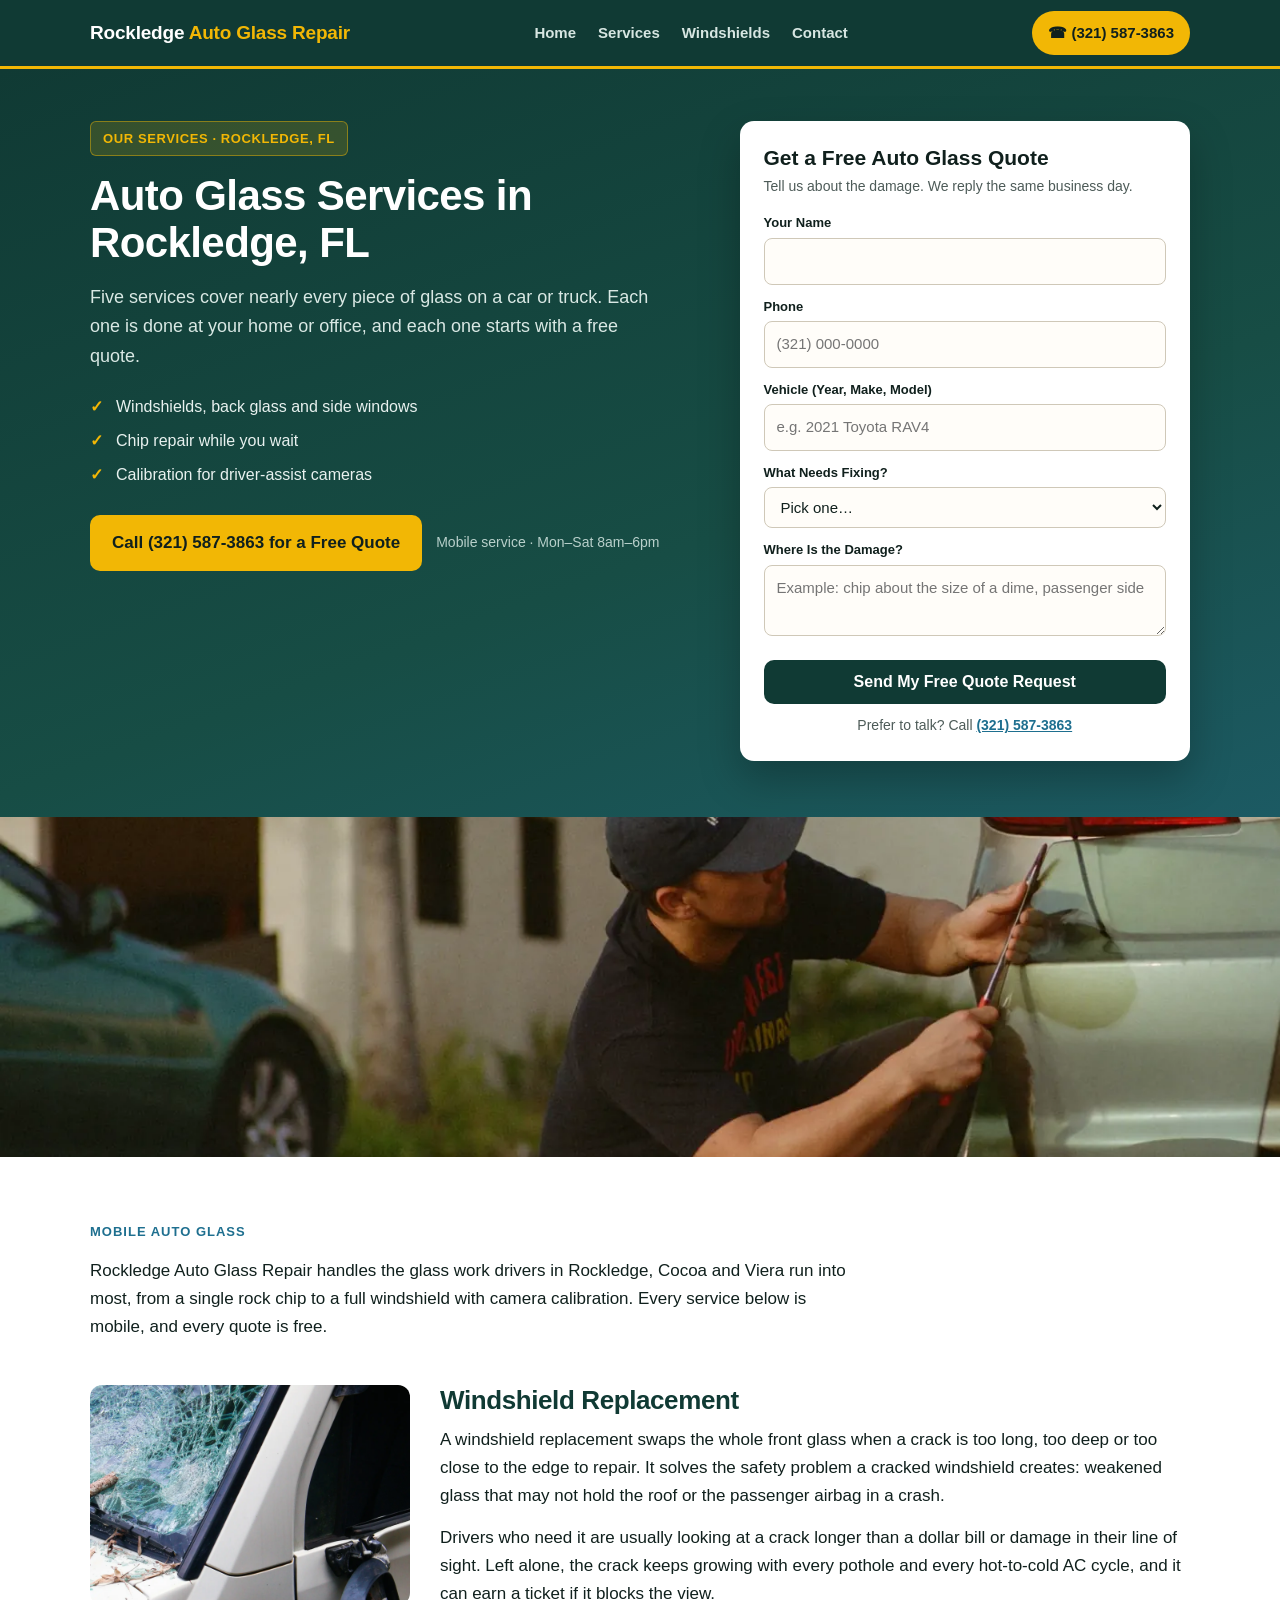
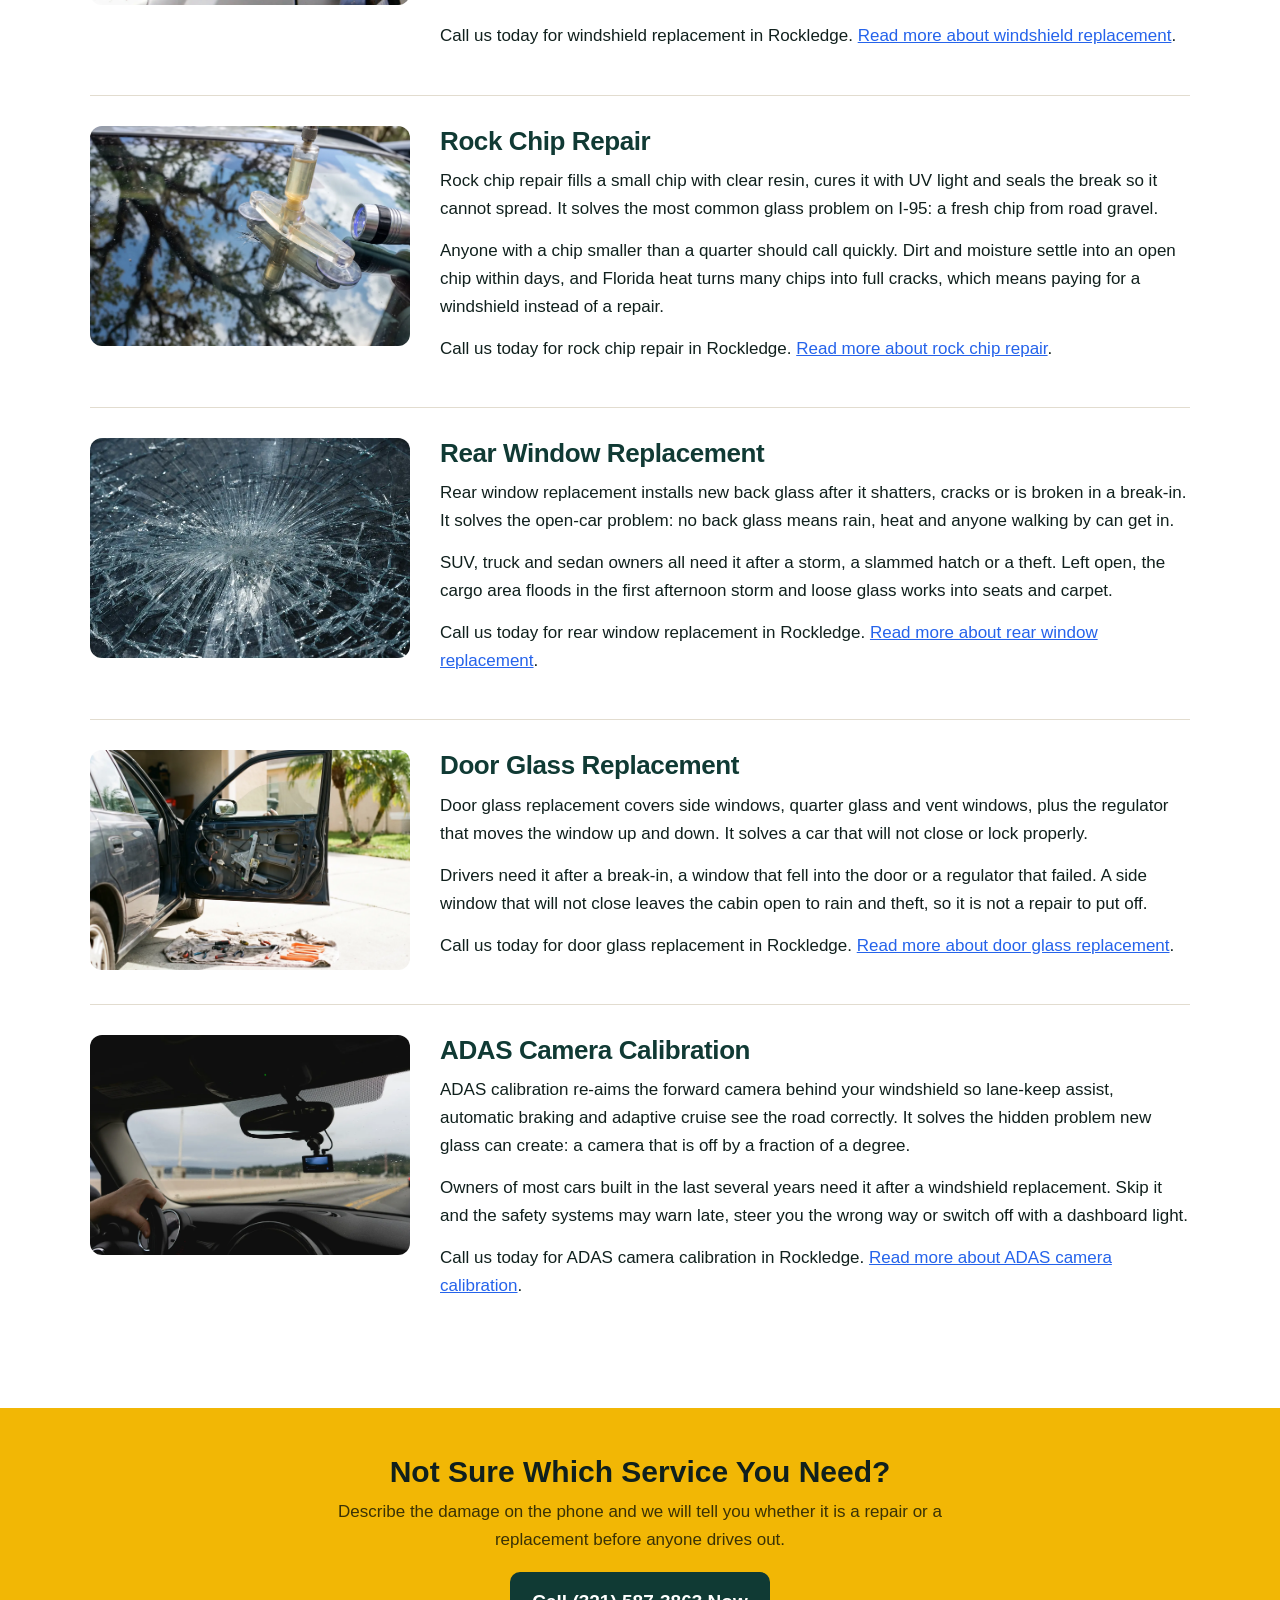
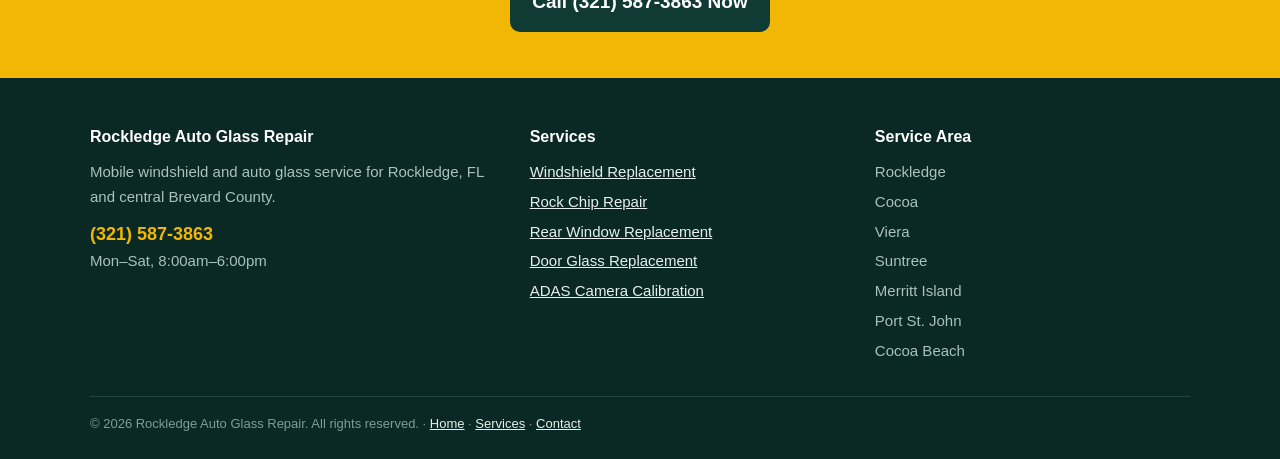
<file: services.html>
<!DOCTYPE html>
<html lang="en">
<head>
<meta charset="utf-8">
<meta name="viewport" content="width=device-width, initial-scale=1">
<title>Auto Glass Services in Rockledge, FL | Windshield &amp; More</title>
<meta name="description" content="Windshield replacement, chip repair, rear and door glass, and ADAS camera calibration in Rockledge, FL. Mobile service with free quotes.">
<link rel="canonical" href="https://www.rockledgeautoglassrepair.com/services.html">
<meta property="og:title" content="Auto Glass Services in Rockledge, FL | Windshield &amp; More">
<meta property="og:description" content="Windshield replacement, chip repair, rear and door glass, and ADAS camera calibration in Rockledge, FL. Mobile service with free quotes.">
<meta property="og:type" content="website">
<meta property="og:url" content="https://www.rockledgeautoglassrepair.com/services.html">
<meta property="og:image" content="https://www.rockledgeautoglassrepair.com/auto-glass-technicians-windshield-install.webp">
<link rel="stylesheet" href="styles.css">
<script type="application/ld+json">{
 "@context": "https://schema.org",
 "@type": "LocalBusiness",
 "name": "Rockledge Auto Glass Repair",
 "telephone": "(321) 587-3863",
 "url": "https://www.rockledgeautoglassrepair.com/",
 "image": "https://www.rockledgeautoglassrepair.com/auto-glass-technicians-windshield-install.webp",
 "address": {
  "@type": "PostalAddress",
  "streetAddress": "2020 Murrell Rd",
  "addressLocality": "Rockledge",
  "addressRegion": "FL",
  "postalCode": "32955",
  "addressCountry": "US"
 },
 "areaServed": [
  "Rockledge, FL",
  "Cocoa, FL",
  "Viera, FL",
  "Suntree, FL",
  "Merritt Island, FL",
  "Port St. John, FL",
  "Cocoa Beach, FL"
 ],
 "description": "Auto glass services in Rockledge, FL",
 "openingHours": "Mo-Sa 08:00-18:00"
}</script>
<script type="application/ld+json">{
 "@context": "https://schema.org",
 "@type": "Service",
 "serviceType": "Windshield Replacement",
 "areaServed": "Rockledge, FL",
 "url": "https://www.rockledgeautoglassrepair.com/windshield-replacement-rockledge.html",
 "provider": {
  "@type": "LocalBusiness",
  "name": "Rockledge Auto Glass Repair",
  "telephone": "(321) 587-3863"
 }
}</script>
<script type="application/ld+json">{
 "@context": "https://schema.org",
 "@type": "Service",
 "serviceType": "Rock Chip Repair",
 "areaServed": "Rockledge, FL",
 "url": "https://www.rockledgeautoglassrepair.com/windshield-chip-repair-rockledge.html",
 "provider": {
  "@type": "LocalBusiness",
  "name": "Rockledge Auto Glass Repair",
  "telephone": "(321) 587-3863"
 }
}</script>
<script type="application/ld+json">{
 "@context": "https://schema.org",
 "@type": "Service",
 "serviceType": "Rear Window Replacement",
 "areaServed": "Rockledge, FL",
 "url": "https://www.rockledgeautoglassrepair.com/rear-window-replacement-rockledge.html",
 "provider": {
  "@type": "LocalBusiness",
  "name": "Rockledge Auto Glass Repair",
  "telephone": "(321) 587-3863"
 }
}</script>
<script type="application/ld+json">{
 "@context": "https://schema.org",
 "@type": "Service",
 "serviceType": "Door Glass Replacement",
 "areaServed": "Rockledge, FL",
 "url": "https://www.rockledgeautoglassrepair.com/door-glass-replacement-rockledge.html",
 "provider": {
  "@type": "LocalBusiness",
  "name": "Rockledge Auto Glass Repair",
  "telephone": "(321) 587-3863"
 }
}</script>
<script type="application/ld+json">{
 "@context": "https://schema.org",
 "@type": "Service",
 "serviceType": "ADAS Camera Calibration",
 "areaServed": "Rockledge, FL",
 "url": "https://www.rockledgeautoglassrepair.com/adas-calibration-rockledge.html",
 "provider": {
  "@type": "LocalBusiness",
  "name": "Rockledge Auto Glass Repair",
  "telephone": "(321) 587-3863"
 }
}</script>
</head>
<body>
<!-- NAV -->
<header class="nav">
  <div class="wrap nav-in">
    <a class="brand" href="/">Rockledge <span>Auto Glass Repair</span></a>
    <ul class="links">
      <li><a href="/">Home</a></li>
      <li><a href="services.html">Services</a></li>
      <li><a href="windshield-replacement-rockledge.html">Windshields</a></li>
      <li><a href="contact.html">Contact</a></li>
    </ul>
    <a class="nav-call" href="tel:+13215873863">&#9742; (321) 587-3863</a>
  </div>
</header>
<!-- HERO -->
<section class="hero">
  <div class="wrap hero-grid">
    <div>
      <span class="tag">Our Services &middot; Rockledge, FL</span>
      <h1>Auto Glass Services in Rockledge, FL</h1>
      <p class="lead">Five services cover nearly every piece of glass on a car or truck. Each one is done at your home or office, and each one starts with a free quote.</p>
      <ul class="hero-points"><li>Windshields, back glass and side windows</li><li>Chip repair while you wait</li><li>Calibration for driver-assist cameras</li></ul>
      <div class="call-big">
        <a class="btn btn-sun" href="tel:+13215873863">Call (321) 587-3863 for a Free Quote</a>
        <small>Mobile service &middot; Mon&ndash;Sat 8am&ndash;6pm</small>
      </div>
    </div>
    <div>
      <form class="quote" action="https://formspree.io/f/xeaekewk" method="POST">
        <h2>Get a Free Auto Glass Quote</h2>
        <p class="sub">Tell us about the damage. We reply the same business day.</p>
        <input type="hidden" name="_subject" value="New lead - Auto Glass Repair Rockledge (services)">
        <div class="field"><label for="q-name">Your Name</label><input id="q-name" name="name" type="text" autocomplete="name" required></div>
        <div class="field"><label for="q-phone">Phone</label><input id="q-phone" name="phone" type="tel" autocomplete="tel" placeholder="(321) 000-0000" required></div>
        <div class="field"><label for="q-vehicle">Vehicle (Year, Make, Model)</label><input id="q-vehicle" name="vehicle" type="text" placeholder="e.g. 2021 Toyota RAV4"></div>
        <div class="field"><label for="q-service">What Needs Fixing?</label><select id="q-service" name="service"><option value="">Pick one&hellip;</option><option>Windshield Replacement</option><option>Rock Chip Repair</option><option>Rear Window Replacement</option><option>Door Glass Replacement</option><option>ADAS Camera Calibration</option><option>Not sure yet</option></select></div>
        <div class="field"><label for="q-details">Where Is the Damage?</label><textarea id="q-details" name="details" placeholder="Example: chip about the size of a dime, passenger side"></textarea></div>
        <input type="text" name="_gotcha" style="display:none" tabindex="-1" autocomplete="off">
        <button type="submit">Send My Free Quote Request</button>
        <p class="alt">Prefer to talk? Call <a href="tel:+13215873863">(321) 587-3863</a></p>
      </form>
    </div>
  </div>
</section>
<div class="band short"><img src="windshield-cutout-technician.webp" alt="Auto glass technician kneeling beside a car with new glass on a stand" width="1600" height="900"></div>

<section class="sec alt">
  <div class="wrap">
    <p class="kicker">Mobile auto glass</p>
    <p>Rockledge Auto Glass Repair handles the glass work drivers in Rockledge, Cocoa and Viera run into most, from a single rock chip to a full windshield with camera calibration. Every service below is mobile, and every quote is free.</p>
    <div class="svc"><img src="storm-damaged-windshield.webp" alt="Storm-damaged windshield with a cracked spiderweb pattern" loading="lazy" width="600" height="400"><div><h2>Windshield Replacement</h2><p>A windshield replacement swaps the whole front glass when a crack is too long, too deep or too close to the edge to repair. It solves the safety problem a cracked windshield creates: weakened glass that may not hold the roof or the passenger airbag in a crash.</p><p>Drivers who need it are usually looking at a crack longer than a dollar bill or damage in their line of sight. Left alone, the crack keeps growing with every pothole and every hot-to-cold AC cycle, and it can earn a ticket if it blocks the view.</p><p>Call us today for windshield replacement in Rockledge. <a class="body-link" href="windshield-replacement-rockledge.html" style="color: #2563eb; text-decoration: underline;">Read more about windshield replacement</a>.</p></div></div>
<div class="svc"><img src="windshield-chip-resin-injector.webp" alt="Resin injector tool set over a rock chip on a windshield" loading="lazy" width="600" height="400"><div><h2>Rock Chip Repair</h2><p>Rock chip repair fills a small chip with clear resin, cures it with UV light and seals the break so it cannot spread. It solves the most common glass problem on I-95: a fresh chip from road gravel.</p><p>Anyone with a chip smaller than a quarter should call quickly. Dirt and moisture settle into an open chip within days, and Florida heat turns many chips into full cracks, which means paying for a windshield instead of a repair.</p><p>Call us today for rock chip repair in Rockledge. <a class="body-link" href="windshield-chip-repair-rockledge.html" style="color: #2563eb; text-decoration: underline;">Read more about rock chip repair</a>.</p></div></div>
<div class="svc"><img src="shattered-tempered-glass.webp" alt="Shattered tempered auto glass close-up" loading="lazy" width="600" height="400"><div><h2>Rear Window Replacement</h2><p>Rear window replacement installs new back glass after it shatters, cracks or is broken in a break-in. It solves the open-car problem: no back glass means rain, heat and anyone walking by can get in.</p><p>SUV, truck and sedan owners all need it after a storm, a slammed hatch or a theft. Left open, the cargo area floods in the first afternoon storm and loose glass works into seats and carpet.</p><p>Call us today for rear window replacement in Rockledge. <a class="body-link" href="rear-window-replacement-rockledge.html" style="color: #2563eb; text-decoration: underline;">Read more about rear window replacement</a>.</p></div></div>
<div class="svc"><img src="car-door-window-regulator.webp" alt="Car door with the panel removed showing the window regulator" loading="lazy" width="600" height="400"><div><h2>Door Glass Replacement</h2><p>Door glass replacement covers side windows, quarter glass and vent windows, plus the regulator that moves the window up and down. It solves a car that will not close or lock properly.</p><p>Drivers need it after a break-in, a window that fell into the door or a regulator that failed. A side window that will not close leaves the cabin open to rain and theft, so it is not a repair to put off.</p><p>Call us today for door glass replacement in Rockledge. <a class="body-link" href="door-glass-replacement-rockledge.html" style="color: #2563eb; text-decoration: underline;">Read more about door glass replacement</a>.</p></div></div>
<div class="svc"><img src="driver-assist-windshield-camera.webp" alt="View through a windshield with a camera mounted behind the mirror" loading="lazy" width="600" height="400"><div><h2>ADAS Camera Calibration</h2><p>ADAS calibration re-aims the forward camera behind your windshield so lane-keep assist, automatic braking and adaptive cruise see the road correctly. It solves the hidden problem new glass can create: a camera that is off by a fraction of a degree.</p><p>Owners of most cars built in the last several years need it after a windshield replacement. Skip it and the safety systems may warn late, steer you the wrong way or switch off with a dashboard light.</p><p>Call us today for ADAS camera calibration in Rockledge. <a class="body-link" href="adas-calibration-rockledge.html" style="color: #2563eb; text-decoration: underline;">Read more about ADAS camera calibration</a>.</p></div></div>

  </div>
</section>
<!-- CTA -->
<section class="cta">
  <div class="wrap">
    <h2>Not Sure Which Service You Need?</h2>
    <p>Describe the damage on the phone and we will tell you whether it is a repair or a replacement before anyone drives out.</p>
    <a class="btn btn-pine" href="tel:+13215873863">Call (321) 587-3863 Now</a>
  </div>
</section>
<!-- FOOTER -->
<footer class="foot">
  <div class="wrap">
    <div class="foot-grid">
      <div>
        <h4>Rockledge Auto Glass Repair</h4>
        <p>Mobile windshield and auto glass service for Rockledge, FL and central Brevard County.</p>
        <p style="margin-top:10px;"><a class="tel" href="tel:+13215873863">(321) 587-3863</a></p>
        <p>Mon&ndash;Sat, 8:00am&ndash;6:00pm</p>
      </div>
      <div>
        <h4>Services</h4>
        <ul><li><a href="windshield-replacement-rockledge.html">Windshield Replacement</a></li><li><a href="windshield-chip-repair-rockledge.html">Rock Chip Repair</a></li><li><a href="rear-window-replacement-rockledge.html">Rear Window Replacement</a></li><li><a href="door-glass-replacement-rockledge.html">Door Glass Replacement</a></li><li><a href="adas-calibration-rockledge.html">ADAS Camera Calibration</a></li></ul>
      </div>
      <div>
        <h4>Service Area</h4>
        <ul><li>Rockledge</li><li>Cocoa</li><li>Viera</li><li>Suntree</li><li>Merritt Island</li><li>Port St. John</li><li>Cocoa Beach</li></ul>
      </div>
    </div>
    <p class="copy">&copy; 2026 Rockledge Auto Glass Repair. All rights reserved. &middot; <a href="/">Home</a> &middot; <a href="services.html">Services</a> &middot; <a href="contact.html">Contact</a></p>
  </div>
</footer>
</body>
</html>
</file>
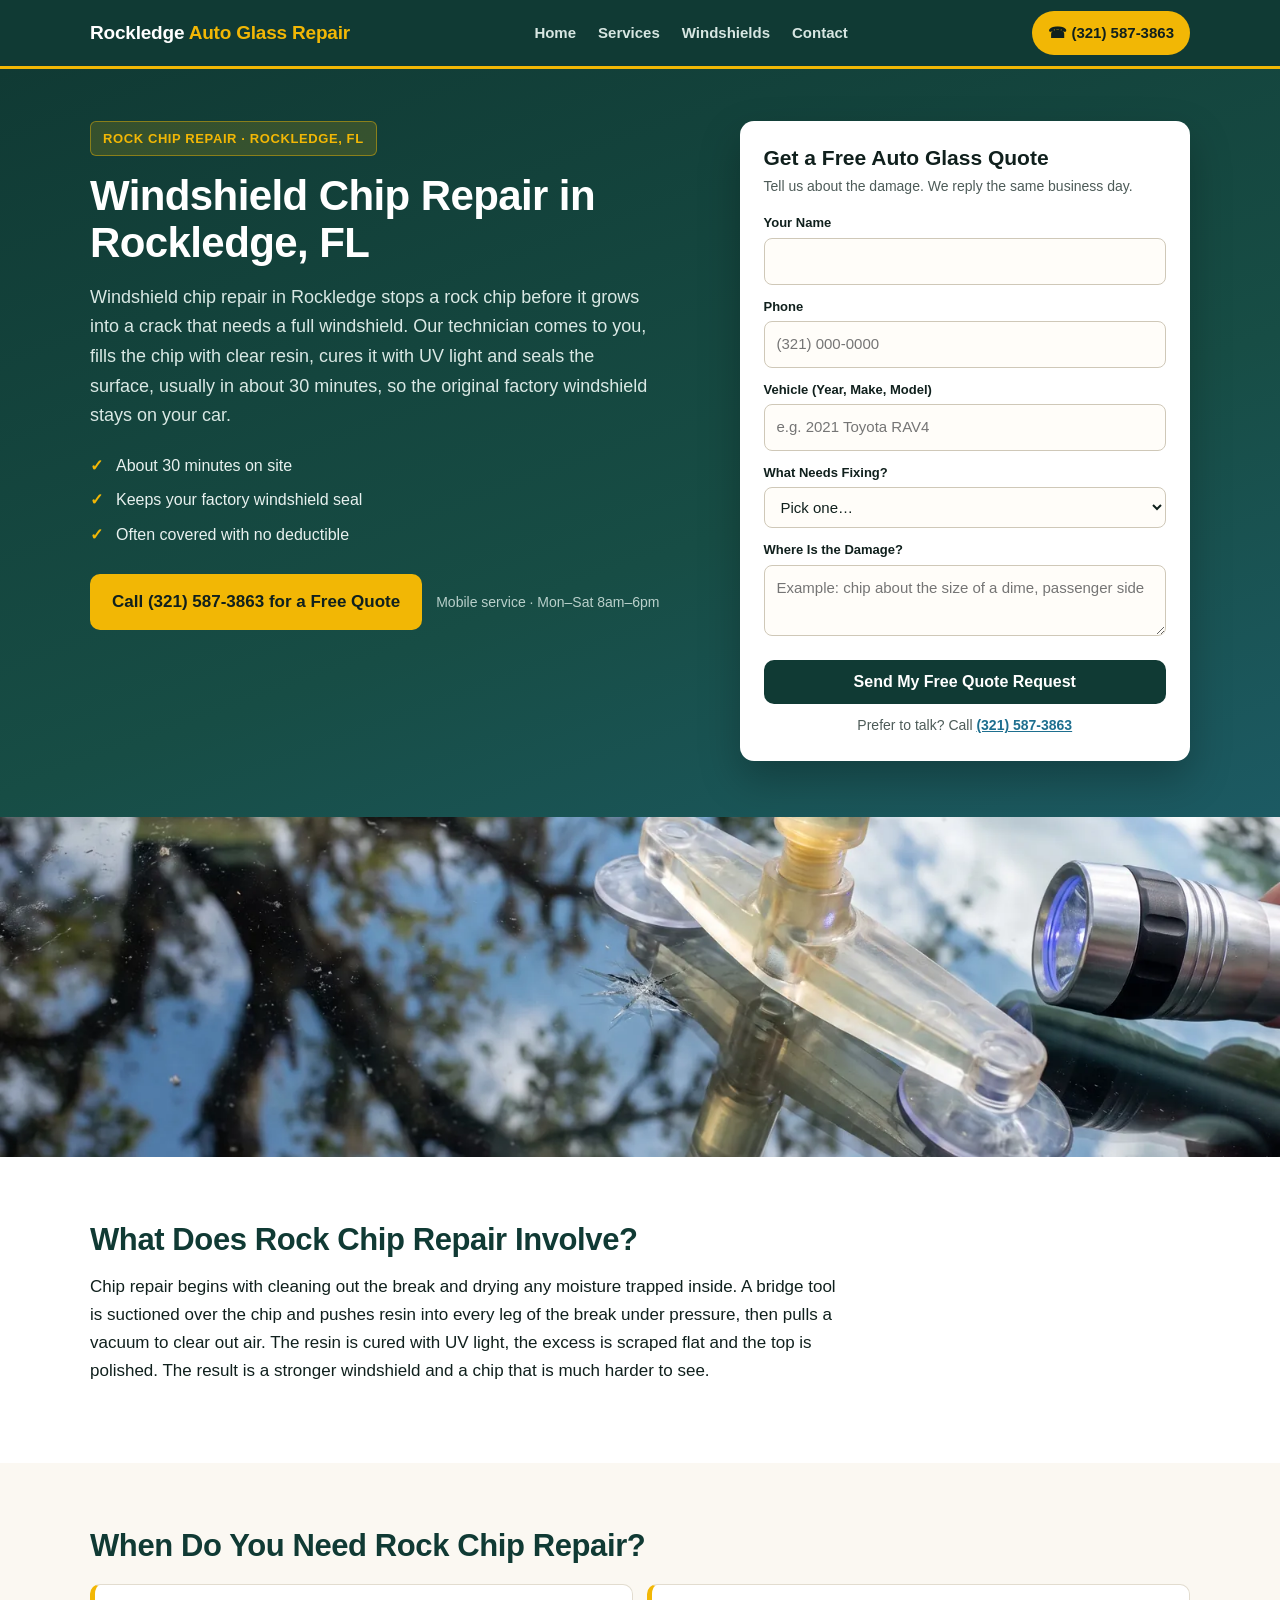
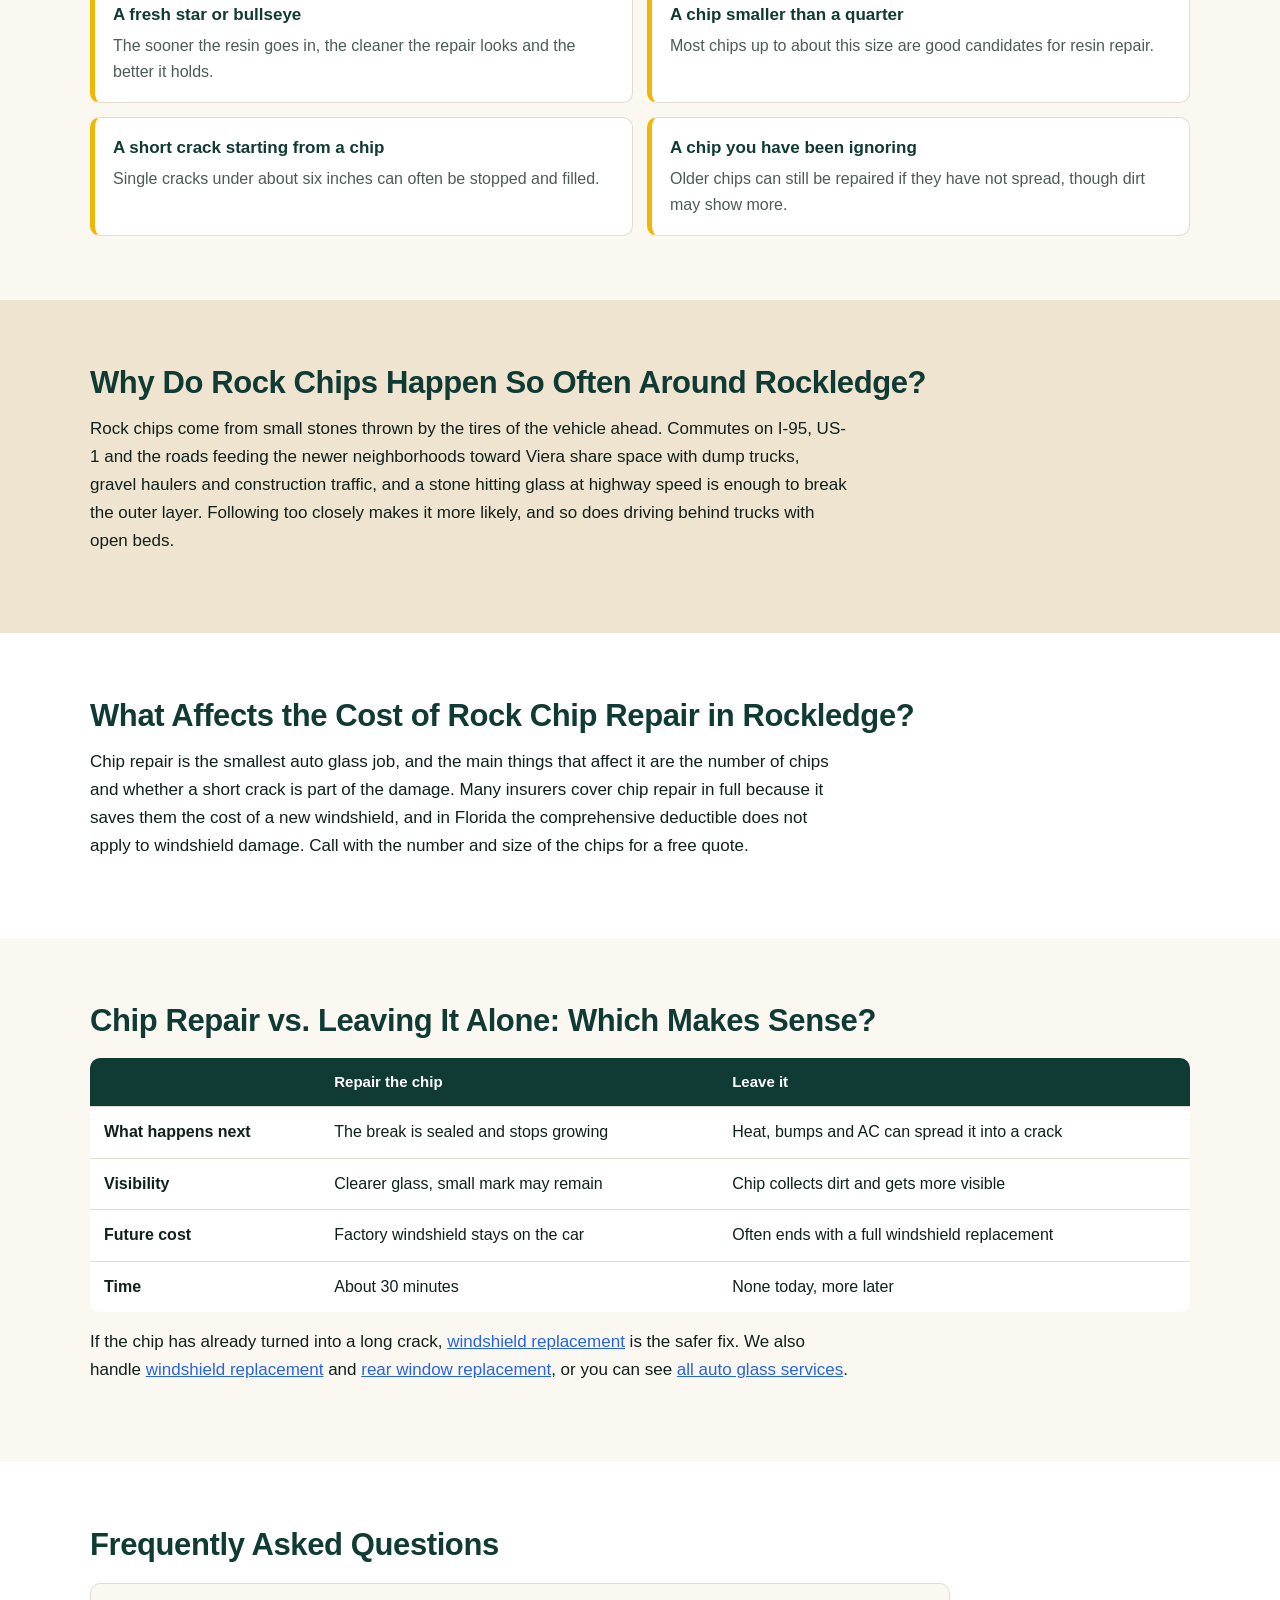
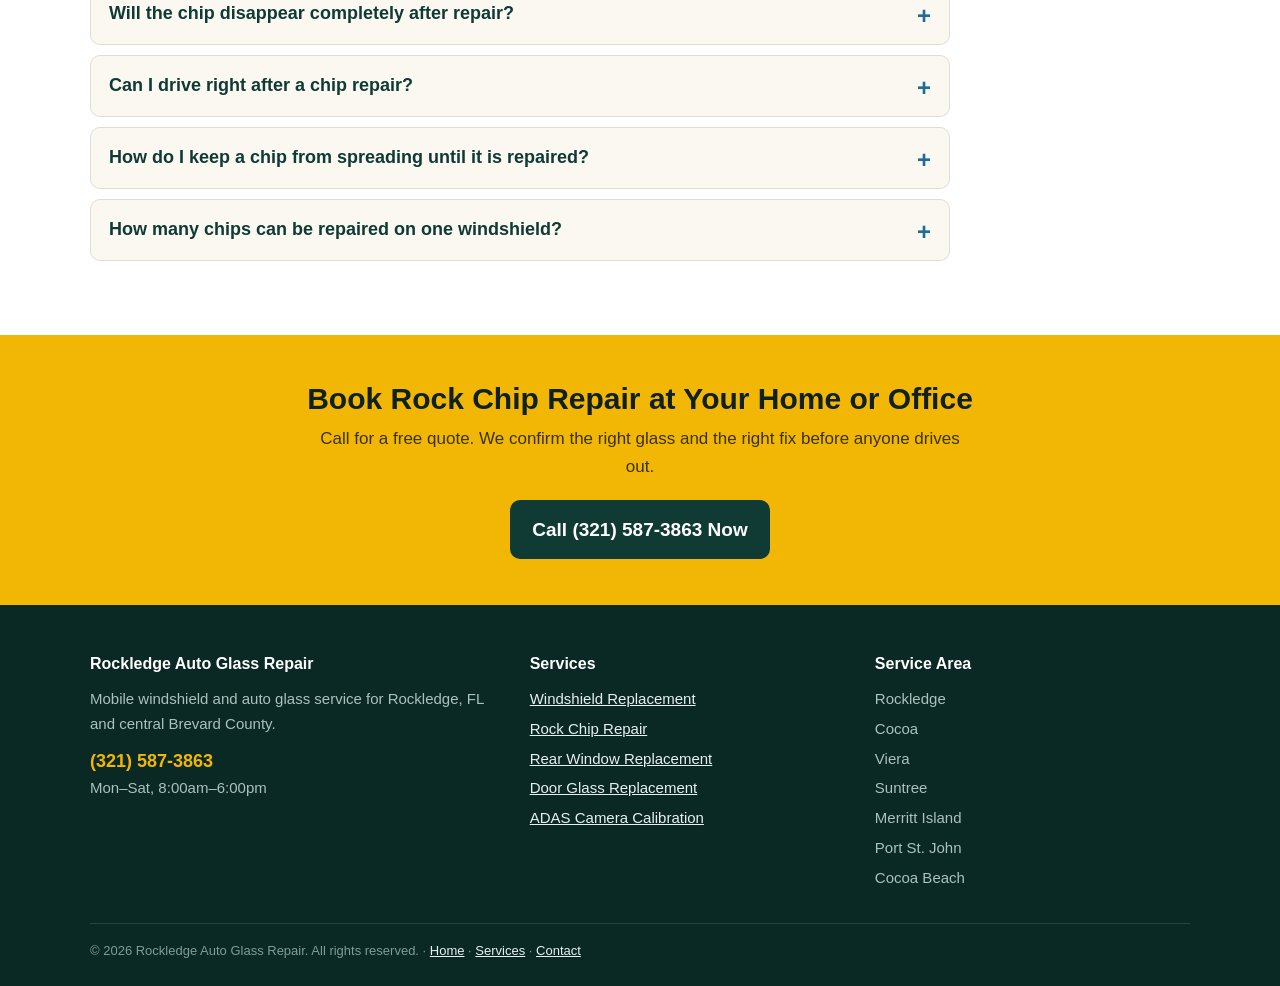
<file: windshield-chip-repair-rockledge.html>
<!DOCTYPE html>
<html lang="en">
<head>
<meta charset="utf-8">
<meta name="viewport" content="width=device-width, initial-scale=1">
<title>Windshield Chip Repair in Rockledge, FL | Rock Chips Fixed</title>
<meta name="description" content="Rock chip and small crack repair in Rockledge, FL. Resin repair in about 30 minutes at your home or office, often covered by insurance.">
<link rel="canonical" href="https://www.rockledgeautoglassrepair.com/windshield-chip-repair-rockledge.html">
<meta property="og:title" content="Windshield Chip Repair in Rockledge, FL | Rock Chips Fixed">
<meta property="og:description" content="Rock chip and small crack repair in Rockledge, FL. Resin repair in about 30 minutes at your home or office, often covered by insurance.">
<meta property="og:type" content="website">
<meta property="og:url" content="https://www.rockledgeautoglassrepair.com/windshield-chip-repair-rockledge.html">
<meta property="og:image" content="https://www.rockledgeautoglassrepair.com/auto-glass-technicians-windshield-install.webp">
<link rel="stylesheet" href="styles.css">
<script type="application/ld+json">{
 "@context": "https://schema.org",
 "@type": "LocalBusiness",
 "name": "Rockledge Auto Glass Repair",
 "telephone": "(321) 587-3863",
 "url": "https://www.rockledgeautoglassrepair.com/",
 "image": "https://www.rockledgeautoglassrepair.com/auto-glass-technicians-windshield-install.webp",
 "address": {
  "@type": "PostalAddress",
  "streetAddress": "2020 Murrell Rd",
  "addressLocality": "Rockledge",
  "addressRegion": "FL",
  "postalCode": "32955",
  "addressCountry": "US"
 },
 "areaServed": [
  "Rockledge, FL",
  "Cocoa, FL",
  "Viera, FL",
  "Suntree, FL",
  "Merritt Island, FL",
  "Port St. John, FL",
  "Cocoa Beach, FL"
 ],
 "description": "Rock Chip Repair in Rockledge, FL",
 "openingHours": "Mo-Sa 08:00-18:00"
}</script>
<script type="application/ld+json">{
 "@context": "https://schema.org",
 "@type": "Service",
 "serviceType": "Rock Chip Repair",
 "areaServed": "Rockledge, FL",
 "provider": {
  "@type": "LocalBusiness",
  "name": "Rockledge Auto Glass Repair",
  "telephone": "(321) 587-3863"
 }
}</script>
<script type="application/ld+json">{
 "@context": "https://schema.org",
 "@type": "FAQPage",
 "mainEntity": [
  {
   "@type": "Question",
   "name": "Will the chip disappear completely after repair?",
   "acceptedAnswer": {
    "@type": "Answer",
    "text": "A resin repair usually makes a chip much harder to see, but a faint mark often remains where the stone hit. The goal of the repair is strength first: the resin bonds the broken glass so the chip cannot spread. Chips repaired soon after they happen tend to look the best."
   }
  },
  {
   "@type": "Question",
   "name": "Can I drive right after a chip repair?",
   "acceptedAnswer": {
    "@type": "Answer",
    "text": "Yes. The resin is cured with UV light before the technician leaves, so the car can be driven and washed right away. There is no adhesive cure time like there is with a full windshield replacement."
   }
  },
  {
   "@type": "Question",
   "name": "How do I keep a chip from spreading until it is repaired?",
   "acceptedAnswer": {
    "@type": "Answer",
    "text": "Put a piece of clear tape over the chip to keep out dirt and water, park in the shade and avoid blasting the defroster or the AC straight at the glass. Slamming doors and hitting potholes hard can also spread it, so book the repair as soon as you can."
   }
  },
  {
   "@type": "Question",
   "name": "How many chips can be repaired on one windshield?",
   "acceptedAnswer": {
    "@type": "Answer",
    "text": "Two or three small chips can usually be repaired on the same windshield. If the glass has many chips or they sit close together in the driver\u2019s view, a replacement may give you clearer glass."
   }
  }
 ]
}</script>
</head>
<body>
<!-- NAV -->
<header class="nav">
  <div class="wrap nav-in">
    <a class="brand" href="/">Rockledge <span>Auto Glass Repair</span></a>
    <ul class="links">
      <li><a href="/">Home</a></li>
      <li><a href="services.html">Services</a></li>
      <li><a href="windshield-replacement-rockledge.html">Windshields</a></li>
      <li><a href="contact.html">Contact</a></li>
    </ul>
    <a class="nav-call" href="tel:+13215873863">&#9742; (321) 587-3863</a>
  </div>
</header>
<!-- HERO -->
<section class="hero">
  <div class="wrap hero-grid">
    <div>
      <span class="tag">Rock Chip Repair &middot; Rockledge, FL</span>
      <h1>Windshield Chip Repair in Rockledge, FL</h1>
      <p class="lead">Windshield chip repair in Rockledge stops a rock chip before it grows into a crack that needs a full windshield. Our technician comes to you, fills the chip with clear resin, cures it with UV light and seals the surface, usually in about 30 minutes, so the original factory windshield stays on your car.</p>
      <ul class="hero-points"><li>About 30 minutes on site</li><li>Keeps your factory windshield seal</li><li>Often covered with no deductible</li></ul>
      <div class="call-big">
        <a class="btn btn-sun" href="tel:+13215873863">Call (321) 587-3863 for a Free Quote</a>
        <small>Mobile service &middot; Mon&ndash;Sat 8am&ndash;6pm</small>
      </div>
    </div>
    <div>
      <form class="quote" action="https://formspree.io/f/xeaekewk" method="POST">
        <h2>Get a Free Auto Glass Quote</h2>
        <p class="sub">Tell us about the damage. We reply the same business day.</p>
        <input type="hidden" name="_subject" value="New lead - Auto Glass Repair Rockledge (Rock Chip Repair)">
        <div class="field"><label for="q-name">Your Name</label><input id="q-name" name="name" type="text" autocomplete="name" required></div>
        <div class="field"><label for="q-phone">Phone</label><input id="q-phone" name="phone" type="tel" autocomplete="tel" placeholder="(321) 000-0000" required></div>
        <div class="field"><label for="q-vehicle">Vehicle (Year, Make, Model)</label><input id="q-vehicle" name="vehicle" type="text" placeholder="e.g. 2021 Toyota RAV4"></div>
        <div class="field"><label for="q-service">What Needs Fixing?</label><select id="q-service" name="service"><option value="">Pick one&hellip;</option><option>Windshield Replacement</option><option>Rock Chip Repair</option><option>Rear Window Replacement</option><option>Door Glass Replacement</option><option>ADAS Camera Calibration</option><option>Not sure yet</option></select></div>
        <div class="field"><label for="q-details">Where Is the Damage?</label><textarea id="q-details" name="details" placeholder="Example: chip about the size of a dime, passenger side"></textarea></div>
        <input type="text" name="_gotcha" style="display:none" tabindex="-1" autocomplete="off">
        <button type="submit">Send My Free Quote Request</button>
        <p class="alt">Prefer to talk? Call <a href="tel:+13215873863">(321) 587-3863</a></p>
      </form>
    </div>
  </div>
</section>
<div class="band short"><img src="windshield-chip-resin-injector.webp" alt="Resin bridge tool repairing a small rock chip in windshield glass" width="1600" height="900"></div>

<section class="sec alt">
  <div class="wrap">
    <h2>What Does Rock Chip Repair Involve?</h2>
    <p>Chip repair begins with cleaning out the break and drying any moisture trapped inside. A bridge tool is suctioned over the chip and pushes resin into every leg of the break under pressure, then pulls a vacuum to clear out air. The resin is cured with UV light, the excess is scraped flat and the top is polished. The result is a stronger windshield and a chip that is much harder to see.</p>
  </div>
</section>

<section class="sec">
  <div class="wrap">
    <h2>When Do You Need Rock Chip Repair?</h2>
    <div class="signs"><div class="sign"><strong>A fresh star or bullseye</strong><p>The sooner the resin goes in, the cleaner the repair looks and the better it holds.</p></div><div class="sign"><strong>A chip smaller than a quarter</strong><p>Most chips up to about this size are good candidates for resin repair.</p></div><div class="sign"><strong>A short crack starting from a chip</strong><p>Single cracks under about six inches can often be stopped and filled.</p></div><div class="sign"><strong>A chip you have been ignoring</strong><p>Older chips can still be repaired if they have not spread, though dirt may show more.</p></div></div>
  </div>
</section>

<section class="sec coq">
  <div class="wrap">
    <h2>Why Do Rock Chips Happen So Often Around Rockledge?</h2>
    <p>Rock chips come from small stones thrown by the tires of the vehicle ahead. Commutes on I-95, US-1 and the roads feeding the newer neighborhoods toward Viera share space with dump trucks, gravel haulers and construction traffic, and a stone hitting glass at highway speed is enough to break the outer layer. Following too closely makes it more likely, and so does driving behind trucks with open beds.</p>
  </div>
</section>

<section class="sec alt">
  <div class="wrap">
    <h2>What Affects the Cost of Rock Chip Repair in Rockledge?</h2>
    <p>Chip repair is the smallest auto glass job, and the main things that affect it are the number of chips and whether a short crack is part of the damage. Many insurers cover chip repair in full because it saves them the cost of a new windshield, and in Florida the comprehensive deductible does not apply to windshield damage. Call with the number and size of the chips for a free quote.</p>
  </div>
</section>

<section class="sec">
  <div class="wrap">
    <h2>Chip Repair vs. Leaving It Alone: Which Makes Sense?</h2>
    <table class="cmp"><thead><tr><th></th><th>Repair the chip</th><th>Leave it</th></tr></thead><tbody><tr><td><strong>What happens next</strong></td><td>The break is sealed and stops growing</td><td>Heat, bumps and AC can spread it into a crack</td></tr><tr><td><strong>Visibility</strong></td><td>Clearer glass, small mark may remain</td><td>Chip collects dirt and gets more visible</td></tr><tr><td><strong>Future cost</strong></td><td>Factory windshield stays on the car</td><td>Often ends with a full windshield replacement</td></tr><tr><td><strong>Time</strong></td><td>About 30 minutes</td><td>None today, more later</td></tr></tbody></table>
    <p style="margin-top:16px;">If the chip has already turned into a long crack, <a class="body-link" href="windshield-replacement-rockledge.html" style="color: #2563eb; text-decoration: underline;">windshield replacement</a> is the safer fix. We also handle <a class="body-link" href="windshield-replacement-rockledge.html" style="color: #2563eb; text-decoration: underline;">windshield replacement</a> and <a class="body-link" href="rear-window-replacement-rockledge.html" style="color: #2563eb; text-decoration: underline;">rear window replacement</a>, or you can see <a class="body-link" href="services.html" style="color: #2563eb; text-decoration: underline;">all auto glass services</a>.</p>
  </div>
</section>

<section class="sec alt">
  <div class="wrap">
    <h2>Frequently Asked Questions</h2>
    <div class="faq"><details><summary><h3>Will the chip disappear completely after repair?</h3></summary><div class="ans"><p>A resin repair usually makes a chip much harder to see, but a faint mark often remains where the stone hit. The goal of the repair is strength first: the resin bonds the broken glass so the chip cannot spread. Chips repaired soon after they happen tend to look the best.</p></div></details><details><summary><h3>Can I drive right after a chip repair?</h3></summary><div class="ans"><p>Yes. The resin is cured with UV light before the technician leaves, so the car can be driven and washed right away. There is no adhesive cure time like there is with a full windshield replacement.</p></div></details><details><summary><h3>How do I keep a chip from spreading until it is repaired?</h3></summary><div class="ans"><p>Put a piece of clear tape over the chip to keep out dirt and water, park in the shade and avoid blasting the defroster or the AC straight at the glass. Slamming doors and hitting potholes hard can also spread it, so book the repair as soon as you can.</p></div></details><details><summary><h3>How many chips can be repaired on one windshield?</h3></summary><div class="ans"><p>Two or three small chips can usually be repaired on the same windshield. If the glass has many chips or they sit close together in the driver&rsquo;s view, a replacement may give you clearer glass.</p></div></details></div>
  </div>
</section>
<!-- CTA -->
<section class="cta">
  <div class="wrap">
    <h2>Book Rock Chip Repair at Your Home or Office</h2>
    <p>Call for a free quote. We confirm the right glass and the right fix before anyone drives out.</p>
    <a class="btn btn-pine" href="tel:+13215873863">Call (321) 587-3863 Now</a>
  </div>
</section>
<!-- FOOTER -->
<footer class="foot">
  <div class="wrap">
    <div class="foot-grid">
      <div>
        <h4>Rockledge Auto Glass Repair</h4>
        <p>Mobile windshield and auto glass service for Rockledge, FL and central Brevard County.</p>
        <p style="margin-top:10px;"><a class="tel" href="tel:+13215873863">(321) 587-3863</a></p>
        <p>Mon&ndash;Sat, 8:00am&ndash;6:00pm</p>
      </div>
      <div>
        <h4>Services</h4>
        <ul><li><a href="windshield-replacement-rockledge.html">Windshield Replacement</a></li><li><a href="windshield-chip-repair-rockledge.html">Rock Chip Repair</a></li><li><a href="rear-window-replacement-rockledge.html">Rear Window Replacement</a></li><li><a href="door-glass-replacement-rockledge.html">Door Glass Replacement</a></li><li><a href="adas-calibration-rockledge.html">ADAS Camera Calibration</a></li></ul>
      </div>
      <div>
        <h4>Service Area</h4>
        <ul><li>Rockledge</li><li>Cocoa</li><li>Viera</li><li>Suntree</li><li>Merritt Island</li><li>Port St. John</li><li>Cocoa Beach</li></ul>
      </div>
    </div>
    <p class="copy">&copy; 2026 Rockledge Auto Glass Repair. All rights reserved. &middot; <a href="/">Home</a> &middot; <a href="services.html">Services</a> &middot; <a href="contact.html">Contact</a></p>
  </div>
</footer>
</body>
</html>
</file>
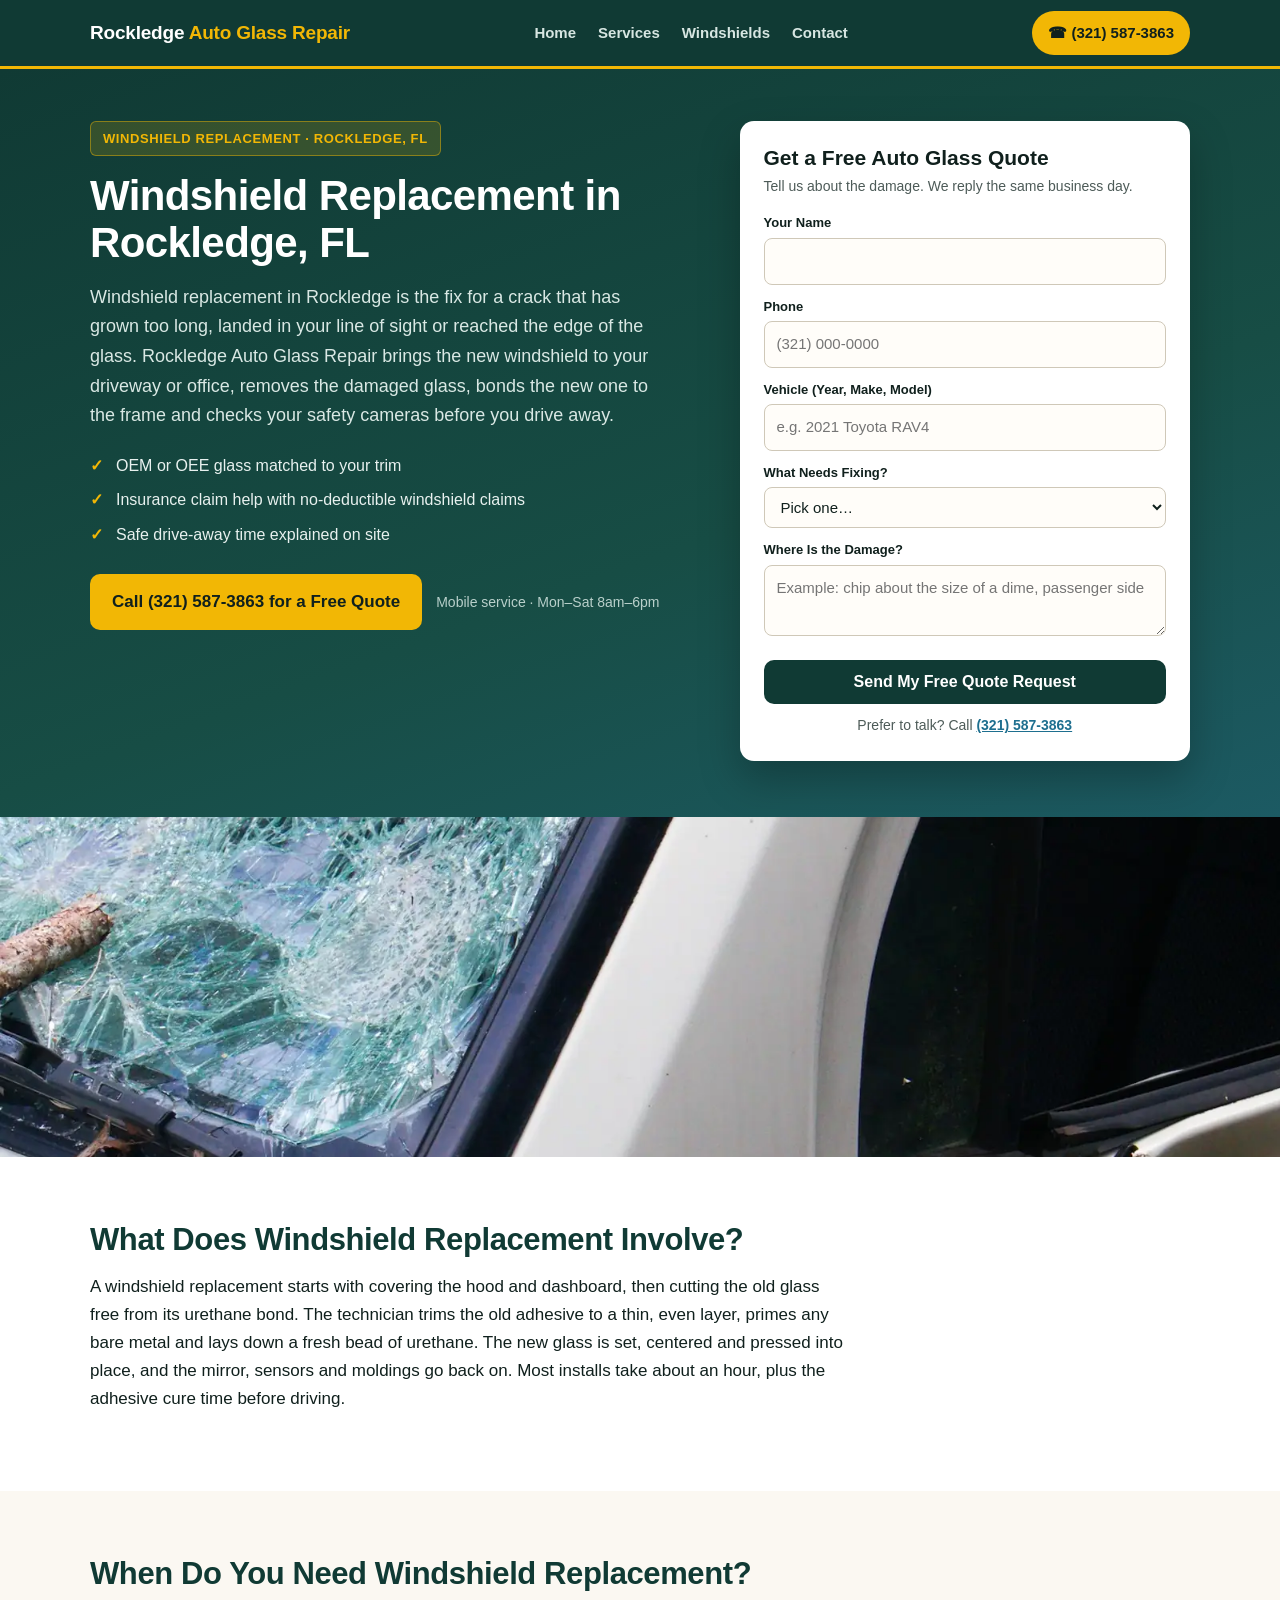
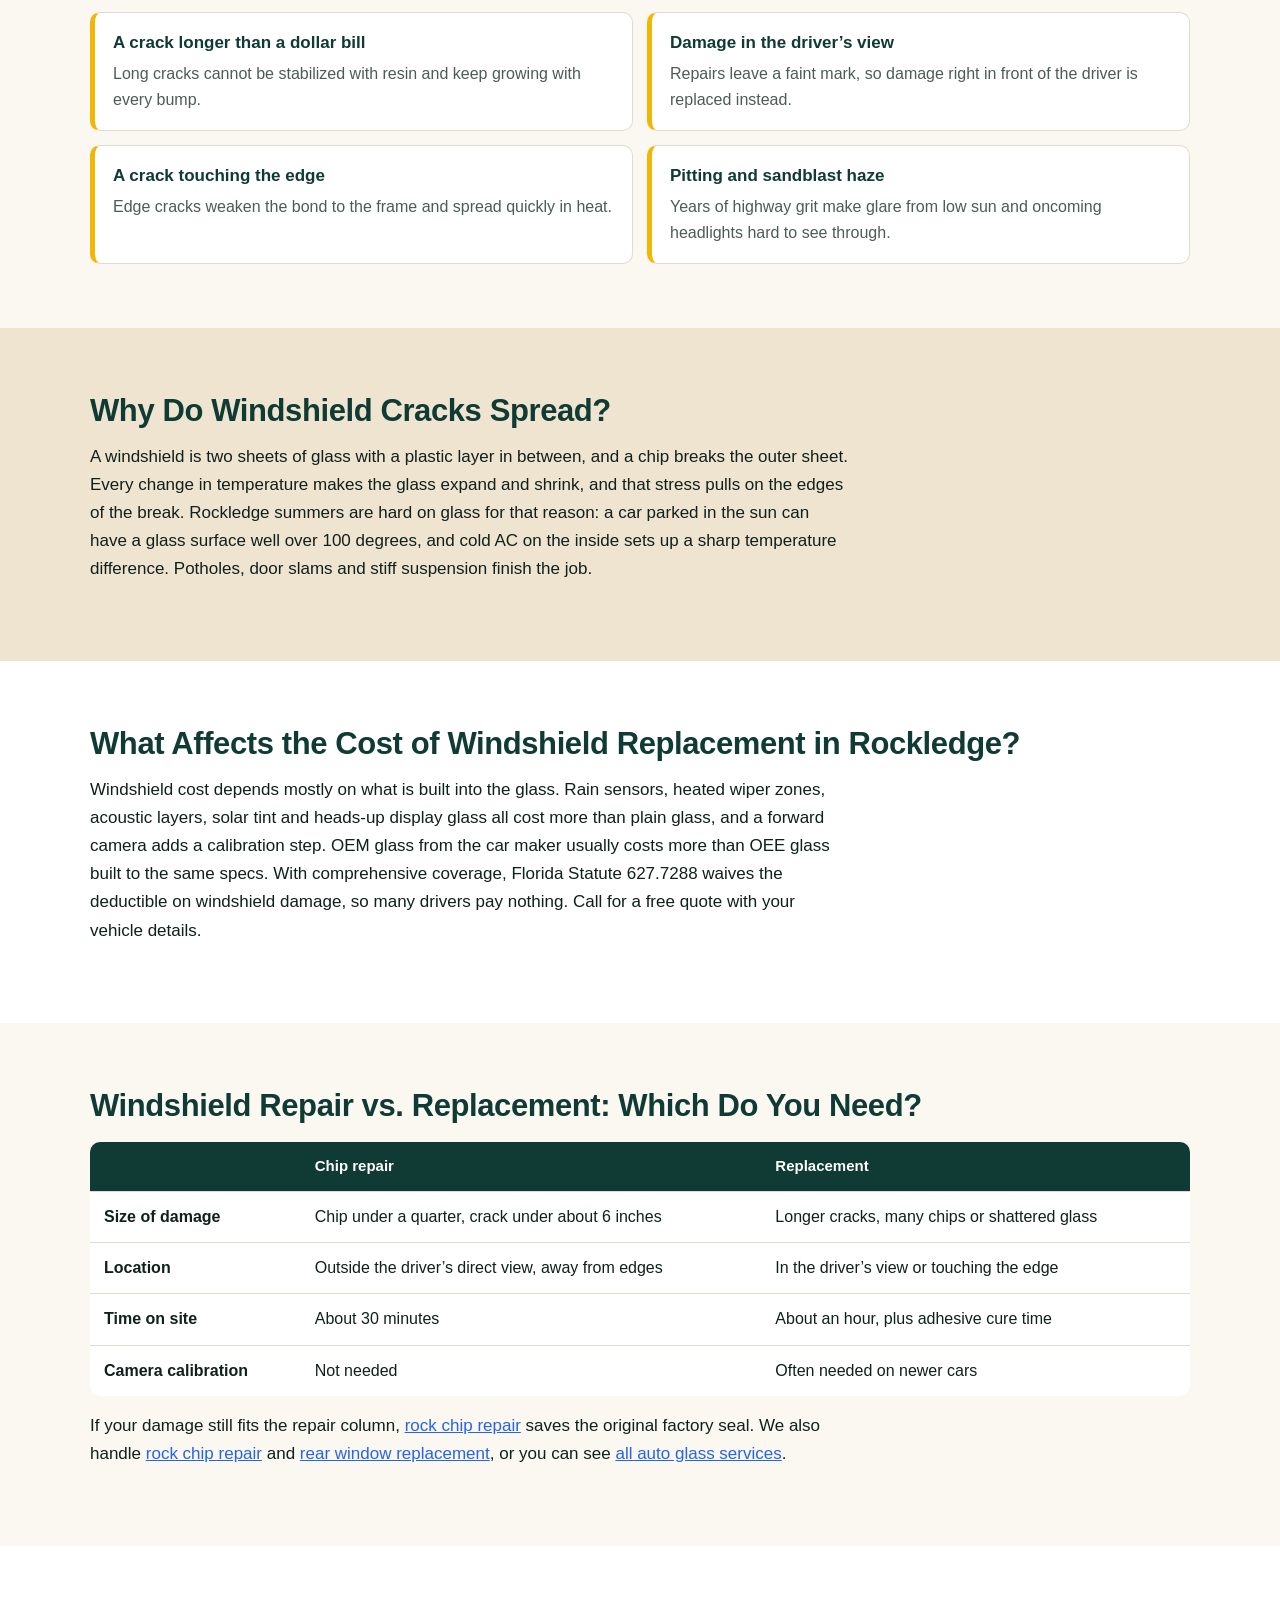
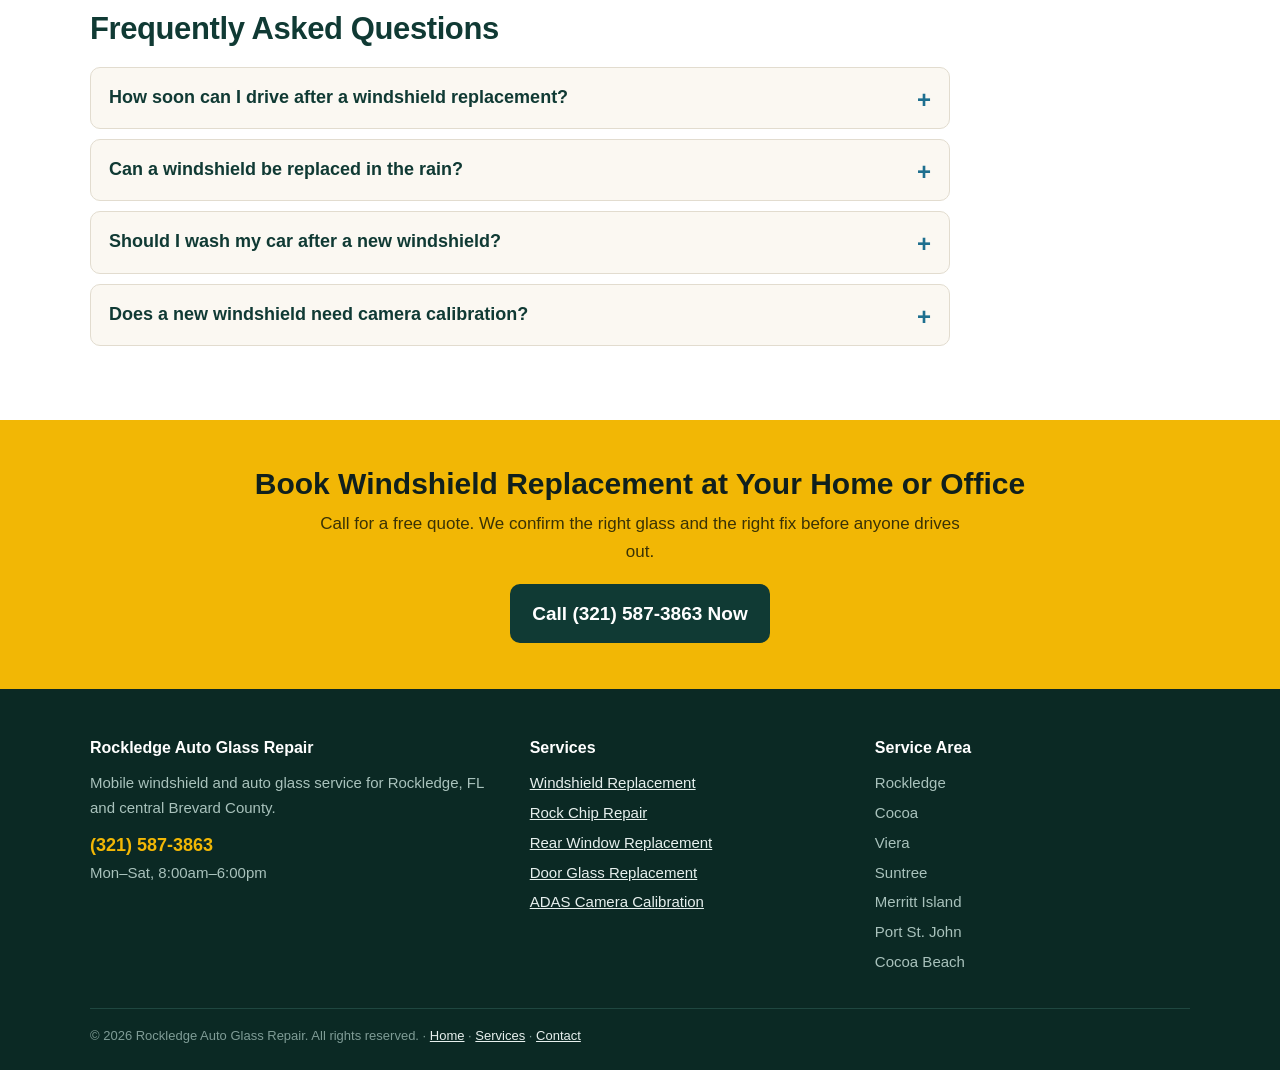
<file: windshield-replacement-rockledge.html>
<!DOCTYPE html>
<html lang="en">
<head>
<meta charset="utf-8">
<meta name="viewport" content="width=device-width, initial-scale=1">
<title>Windshield Replacement in Rockledge, FL | Mobile Service</title>
<meta name="description" content="Mobile windshield replacement in Rockledge, FL. OEM or OEE glass, proper urethane cure times and camera calibration. Call for a free quote.">
<link rel="canonical" href="https://www.rockledgeautoglassrepair.com/windshield-replacement-rockledge.html">
<meta property="og:title" content="Windshield Replacement in Rockledge, FL | Mobile Service">
<meta property="og:description" content="Mobile windshield replacement in Rockledge, FL. OEM or OEE glass, proper urethane cure times and camera calibration. Call for a free quote.">
<meta property="og:type" content="website">
<meta property="og:url" content="https://www.rockledgeautoglassrepair.com/windshield-replacement-rockledge.html">
<meta property="og:image" content="https://www.rockledgeautoglassrepair.com/auto-glass-technicians-windshield-install.webp">
<link rel="stylesheet" href="styles.css">
<script type="application/ld+json">{
 "@context": "https://schema.org",
 "@type": "LocalBusiness",
 "name": "Rockledge Auto Glass Repair",
 "telephone": "(321) 587-3863",
 "url": "https://www.rockledgeautoglassrepair.com/",
 "image": "https://www.rockledgeautoglassrepair.com/auto-glass-technicians-windshield-install.webp",
 "address": {
  "@type": "PostalAddress",
  "streetAddress": "2020 Murrell Rd",
  "addressLocality": "Rockledge",
  "addressRegion": "FL",
  "postalCode": "32955",
  "addressCountry": "US"
 },
 "areaServed": [
  "Rockledge, FL",
  "Cocoa, FL",
  "Viera, FL",
  "Suntree, FL",
  "Merritt Island, FL",
  "Port St. John, FL",
  "Cocoa Beach, FL"
 ],
 "description": "Windshield Replacement in Rockledge, FL",
 "openingHours": "Mo-Sa 08:00-18:00"
}</script>
<script type="application/ld+json">{
 "@context": "https://schema.org",
 "@type": "Service",
 "serviceType": "Windshield Replacement",
 "areaServed": "Rockledge, FL",
 "provider": {
  "@type": "LocalBusiness",
  "name": "Rockledge Auto Glass Repair",
  "telephone": "(321) 587-3863"
 }
}</script>
<script type="application/ld+json">{
 "@context": "https://schema.org",
 "@type": "FAQPage",
 "mainEntity": [
  {
   "@type": "Question",
   "name": "How soon can I drive after a windshield replacement?",
   "acceptedAnswer": {
    "@type": "Answer",
    "text": "Most urethane adhesives reach a safe drive-away strength in one to three hours. The exact time depends on the product, the heat and the humidity, and the technician will give you the time for your install before leaving. Driving earlier can let the glass shift or weaken the bond the airbag relies on."
   }
  },
  {
   "@type": "Question",
   "name": "Can a windshield be replaced in the rain?",
   "acceptedAnswer": {
    "@type": "Answer",
    "text": "The glass and the frame must be dry for the urethane to bond, so a windshield is not installed in open rain. During summer afternoon storms we move the job into a garage, a carport or a covered parking spot, or schedule it for the morning before the storms build."
   }
  },
  {
   "@type": "Question",
   "name": "Should I wash my car after a new windshield?",
   "acceptedAnswer": {
    "@type": "Answer",
    "text": "Wait at least a day before a car wash, and skip high-pressure washers aimed at the edges of the glass for a couple of days. Leave a window cracked open slightly for the first day if the weather allows, which keeps pressure off the fresh seal when doors are shut."
   }
  },
  {
   "@type": "Question",
   "name": "Does a new windshield need camera calibration?",
   "acceptedAnswer": {
    "@type": "Answer",
    "text": "If your car has a forward-facing camera behind the mirror, the answer is usually yes. The camera has to be aimed again for the new glass so lane-keep and emergency braking work correctly. We confirm it for your vehicle when we quote the job."
   }
  }
 ]
}</script>
</head>
<body>
<!-- NAV -->
<header class="nav">
  <div class="wrap nav-in">
    <a class="brand" href="/">Rockledge <span>Auto Glass Repair</span></a>
    <ul class="links">
      <li><a href="/">Home</a></li>
      <li><a href="services.html">Services</a></li>
      <li><a href="windshield-replacement-rockledge.html">Windshields</a></li>
      <li><a href="contact.html">Contact</a></li>
    </ul>
    <a class="nav-call" href="tel:+13215873863">&#9742; (321) 587-3863</a>
  </div>
</header>
<!-- HERO -->
<section class="hero">
  <div class="wrap hero-grid">
    <div>
      <span class="tag">Windshield Replacement &middot; Rockledge, FL</span>
      <h1>Windshield Replacement in Rockledge, FL</h1>
      <p class="lead">Windshield replacement in Rockledge is the fix for a crack that has grown too long, landed in your line of sight or reached the edge of the glass. Rockledge Auto Glass Repair brings the new windshield to your driveway or office, removes the damaged glass, bonds the new one to the frame and checks your safety cameras before you drive away.</p>
      <ul class="hero-points"><li>OEM or OEE glass matched to your trim</li><li>Insurance claim help with no-deductible windshield claims</li><li>Safe drive-away time explained on site</li></ul>
      <div class="call-big">
        <a class="btn btn-sun" href="tel:+13215873863">Call (321) 587-3863 for a Free Quote</a>
        <small>Mobile service &middot; Mon&ndash;Sat 8am&ndash;6pm</small>
      </div>
    </div>
    <div>
      <form class="quote" action="https://formspree.io/f/xeaekewk" method="POST">
        <h2>Get a Free Auto Glass Quote</h2>
        <p class="sub">Tell us about the damage. We reply the same business day.</p>
        <input type="hidden" name="_subject" value="New lead - Auto Glass Repair Rockledge (Windshield Replacement)">
        <div class="field"><label for="q-name">Your Name</label><input id="q-name" name="name" type="text" autocomplete="name" required></div>
        <div class="field"><label for="q-phone">Phone</label><input id="q-phone" name="phone" type="tel" autocomplete="tel" placeholder="(321) 000-0000" required></div>
        <div class="field"><label for="q-vehicle">Vehicle (Year, Make, Model)</label><input id="q-vehicle" name="vehicle" type="text" placeholder="e.g. 2021 Toyota RAV4"></div>
        <div class="field"><label for="q-service">What Needs Fixing?</label><select id="q-service" name="service"><option value="">Pick one&hellip;</option><option>Windshield Replacement</option><option>Rock Chip Repair</option><option>Rear Window Replacement</option><option>Door Glass Replacement</option><option>ADAS Camera Calibration</option><option>Not sure yet</option></select></div>
        <div class="field"><label for="q-details">Where Is the Damage?</label><textarea id="q-details" name="details" placeholder="Example: chip about the size of a dime, passenger side"></textarea></div>
        <input type="text" name="_gotcha" style="display:none" tabindex="-1" autocomplete="off">
        <button type="submit">Send My Free Quote Request</button>
        <p class="alt">Prefer to talk? Call <a href="tel:+13215873863">(321) 587-3863</a></p>
      </form>
    </div>
  </div>
</section>
<div class="band short"><img src="storm-damaged-windshield.webp" alt="Windshield with a large spiderweb crack from storm debris" width="1600" height="900"></div>

<section class="sec alt">
  <div class="wrap">
    <h2>What Does Windshield Replacement Involve?</h2>
    <p>A windshield replacement starts with covering the hood and dashboard, then cutting the old glass free from its urethane bond. The technician trims the old adhesive to a thin, even layer, primes any bare metal and lays down a fresh bead of urethane. The new glass is set, centered and pressed into place, and the mirror, sensors and moldings go back on. Most installs take about an hour, plus the adhesive cure time before driving.</p>
  </div>
</section>

<section class="sec">
  <div class="wrap">
    <h2>When Do You Need Windshield Replacement?</h2>
    <div class="signs"><div class="sign"><strong>A crack longer than a dollar bill</strong><p>Long cracks cannot be stabilized with resin and keep growing with every bump.</p></div><div class="sign"><strong>Damage in the driver&rsquo;s view</strong><p>Repairs leave a faint mark, so damage right in front of the driver is replaced instead.</p></div><div class="sign"><strong>A crack touching the edge</strong><p>Edge cracks weaken the bond to the frame and spread quickly in heat.</p></div><div class="sign"><strong>Pitting and sandblast haze</strong><p>Years of highway grit make glare from low sun and oncoming headlights hard to see through.</p></div></div>
  </div>
</section>

<section class="sec coq">
  <div class="wrap">
    <h2>Why Do Windshield Cracks Spread?</h2>
    <p>A windshield is two sheets of glass with a plastic layer in between, and a chip breaks the outer sheet. Every change in temperature makes the glass expand and shrink, and that stress pulls on the edges of the break. Rockledge summers are hard on glass for that reason: a car parked in the sun can have a glass surface well over 100 degrees, and cold AC on the inside sets up a sharp temperature difference. Potholes, door slams and stiff suspension finish the job.</p>
  </div>
</section>

<section class="sec alt">
  <div class="wrap">
    <h2>What Affects the Cost of Windshield Replacement in Rockledge?</h2>
    <p>Windshield cost depends mostly on what is built into the glass. Rain sensors, heated wiper zones, acoustic layers, solar tint and heads-up display glass all cost more than plain glass, and a forward camera adds a calibration step. OEM glass from the car maker usually costs more than OEE glass built to the same specs. With comprehensive coverage, Florida Statute 627.7288 waives the deductible on windshield damage, so many drivers pay nothing. Call for a free quote with your vehicle details.</p>
  </div>
</section>

<section class="sec">
  <div class="wrap">
    <h2>Windshield Repair vs. Replacement: Which Do You Need?</h2>
    <table class="cmp"><thead><tr><th></th><th>Chip repair</th><th>Replacement</th></tr></thead><tbody><tr><td><strong>Size of damage</strong></td><td>Chip under a quarter, crack under about 6 inches</td><td>Longer cracks, many chips or shattered glass</td></tr><tr><td><strong>Location</strong></td><td>Outside the driver&rsquo;s direct view, away from edges</td><td>In the driver&rsquo;s view or touching the edge</td></tr><tr><td><strong>Time on site</strong></td><td>About 30 minutes</td><td>About an hour, plus adhesive cure time</td></tr><tr><td><strong>Camera calibration</strong></td><td>Not needed</td><td>Often needed on newer cars</td></tr></tbody></table>
    <p style="margin-top:16px;">If your damage still fits the repair column, <a class="body-link" href="windshield-chip-repair-rockledge.html" style="color: #2563eb; text-decoration: underline;">rock chip repair</a> saves the original factory seal. We also handle <a class="body-link" href="windshield-chip-repair-rockledge.html" style="color: #2563eb; text-decoration: underline;">rock chip repair</a> and <a class="body-link" href="rear-window-replacement-rockledge.html" style="color: #2563eb; text-decoration: underline;">rear window replacement</a>, or you can see <a class="body-link" href="services.html" style="color: #2563eb; text-decoration: underline;">all auto glass services</a>.</p>
  </div>
</section>

<section class="sec alt">
  <div class="wrap">
    <h2>Frequently Asked Questions</h2>
    <div class="faq"><details><summary><h3>How soon can I drive after a windshield replacement?</h3></summary><div class="ans"><p>Most urethane adhesives reach a safe drive-away strength in one to three hours. The exact time depends on the product, the heat and the humidity, and the technician will give you the time for your install before leaving. Driving earlier can let the glass shift or weaken the bond the airbag relies on.</p></div></details><details><summary><h3>Can a windshield be replaced in the rain?</h3></summary><div class="ans"><p>The glass and the frame must be dry for the urethane to bond, so a windshield is not installed in open rain. During summer afternoon storms we move the job into a garage, a carport or a covered parking spot, or schedule it for the morning before the storms build.</p></div></details><details><summary><h3>Should I wash my car after a new windshield?</h3></summary><div class="ans"><p>Wait at least a day before a car wash, and skip high-pressure washers aimed at the edges of the glass for a couple of days. Leave a window cracked open slightly for the first day if the weather allows, which keeps pressure off the fresh seal when doors are shut.</p></div></details><details><summary><h3>Does a new windshield need camera calibration?</h3></summary><div class="ans"><p>If your car has a forward-facing camera behind the mirror, the answer is usually yes. The camera has to be aimed again for the new glass so lane-keep and emergency braking work correctly. We confirm it for your vehicle when we quote the job.</p></div></details></div>
  </div>
</section>
<!-- CTA -->
<section class="cta">
  <div class="wrap">
    <h2>Book Windshield Replacement at Your Home or Office</h2>
    <p>Call for a free quote. We confirm the right glass and the right fix before anyone drives out.</p>
    <a class="btn btn-pine" href="tel:+13215873863">Call (321) 587-3863 Now</a>
  </div>
</section>
<!-- FOOTER -->
<footer class="foot">
  <div class="wrap">
    <div class="foot-grid">
      <div>
        <h4>Rockledge Auto Glass Repair</h4>
        <p>Mobile windshield and auto glass service for Rockledge, FL and central Brevard County.</p>
        <p style="margin-top:10px;"><a class="tel" href="tel:+13215873863">(321) 587-3863</a></p>
        <p>Mon&ndash;Sat, 8:00am&ndash;6:00pm</p>
      </div>
      <div>
        <h4>Services</h4>
        <ul><li><a href="windshield-replacement-rockledge.html">Windshield Replacement</a></li><li><a href="windshield-chip-repair-rockledge.html">Rock Chip Repair</a></li><li><a href="rear-window-replacement-rockledge.html">Rear Window Replacement</a></li><li><a href="door-glass-replacement-rockledge.html">Door Glass Replacement</a></li><li><a href="adas-calibration-rockledge.html">ADAS Camera Calibration</a></li></ul>
      </div>
      <div>
        <h4>Service Area</h4>
        <ul><li>Rockledge</li><li>Cocoa</li><li>Viera</li><li>Suntree</li><li>Merritt Island</li><li>Port St. John</li><li>Cocoa Beach</li></ul>
      </div>
    </div>
    <p class="copy">&copy; 2026 Rockledge Auto Glass Repair. All rights reserved. &middot; <a href="/">Home</a> &middot; <a href="services.html">Services</a> &middot; <a href="contact.html">Contact</a></p>
  </div>
</footer>
</body>
</html>
</file>
<file: styles.css>
/* Rockledge Auto Glass Repair - styles.css */
:root{
  --ink:#10201d;
  --pine:#103a34;
  --pine-2:#174d45;
  --river:#1e6f8f;
  --sun:#f2b705;
  --sun-dark:#d49f00;
  --coquina:#efe4cf;
  --sand:#fbf8f2;
  --muted:#4d5b58;
  --line:#e2dccf;
  --white:#ffffff;
  --radius:14px;
}
*{box-sizing:border-box;margin:0;padding:0}
html{-webkit-text-size-adjust:100%}
body{font-family:-apple-system,BlinkMacSystemFont,"Segoe UI",Roboto,Helvetica,Arial,sans-serif;color:var(--ink);background:var(--sand);line-height:1.65;font-size:17px}
img{max-width:100%;display:block}
a{color:inherit}
.wrap{max-width:1140px;margin:0 auto;padding:0 20px}

/* NAV */
.nav{position:sticky;top:0;z-index:50;background:var(--pine);border-bottom:3px solid var(--sun)}
.nav-in{display:flex;align-items:center;justify-content:space-between;gap:16px;min-height:66px}
.brand{color:var(--white);text-decoration:none;font-weight:800;font-size:19px;letter-spacing:-.2px;line-height:1.15}
.brand span{color:var(--sun)}
.links{display:flex;gap:22px;list-style:none}
.links a{color:#d7e6e2;text-decoration:none;font-size:15px;font-weight:600}
.links a:hover{color:var(--white)}
.nav-call{background:var(--sun);color:var(--ink);text-decoration:none;font-weight:800;padding:10px 16px;border-radius:999px;font-size:15px;white-space:nowrap}
.nav-call:hover{background:var(--sun-dark)}

/* HERO */
.hero{background:linear-gradient(160deg,var(--pine) 0%,var(--pine-2) 60%,#1c5a63 100%);color:var(--white);padding:52px 0 56px}
.hero-grid{display:grid;grid-template-columns:1.15fr .85fr;gap:40px;align-items:start}
.tag{display:inline-block;background:rgba(242,183,5,.16);color:var(--sun);border:1px solid rgba(242,183,5,.45);font-size:13px;font-weight:700;letter-spacing:.6px;text-transform:uppercase;padding:6px 12px;border-radius:6px;margin-bottom:16px}
.hero h1{font-size:42px;line-height:1.12;font-weight:850;letter-spacing:-.6px;margin-bottom:16px}
.hero p.lead{font-size:18px;color:#d9e8e4;max-width:560px;margin-bottom:22px}
.hero-points{list-style:none;margin:0 0 26px;display:grid;gap:8px}
.hero-points li{padding-left:26px;position:relative;color:#e8f1ef;font-size:16px}
.hero-points li:before{content:"\2713";position:absolute;left:0;color:var(--sun);font-weight:900}
.btn{display:inline-block;text-decoration:none;font-weight:800;border-radius:10px;padding:14px 22px;font-size:17px}
.btn-sun{background:var(--sun);color:var(--ink)}
.btn-sun:hover{background:var(--sun-dark)}
.btn-pine{background:var(--pine);color:var(--white)}
.btn-pine:hover{background:var(--pine-2)}
.call-big{display:flex;align-items:center;gap:14px;flex-wrap:wrap}
.call-big small{color:#b9d0cb;font-size:14px}

/* QUOTE CARD */
.quote{background:var(--white);color:var(--ink);border-radius:var(--radius);padding:24px;box-shadow:0 18px 40px rgba(0,0,0,.25)}
.quote h2{font-size:21px;line-height:1.25;margin-bottom:4px}
.quote .sub{color:var(--muted);font-size:14px;margin-bottom:14px}
.field{margin-bottom:11px}
.field label{display:block;font-size:13px;font-weight:700;margin-bottom:4px;color:var(--ink)}
.field input,.field select,.field textarea{width:100%;font:inherit;font-size:15px;padding:10px 12px;border:1px solid #cfc8b8;border-radius:8px;background:#fffdf9;color:var(--ink)}
.field textarea{min-height:70px;resize:vertical}
.quote button,.form-full button{width:100%;border:0;cursor:pointer;background:var(--pine);color:var(--white);font-weight:800;font-size:16px;padding:13px;border-radius:10px;margin-top:4px}
.quote button:hover,.form-full button:hover{background:var(--river)}
.quote .alt{font-size:14px;color:var(--muted);text-align:center;margin-top:10px}
.quote .alt a{color:var(--river);font-weight:700}

/* PHOTO BAND */
.band{background:var(--pine);padding:0 0 0}
.band img{width:100%;height:420px;object-fit:cover}
.band.short img{height:340px}

/* SECTIONS */
.sec{padding:64px 0}
.sec.alt{background:var(--white)}
.sec.coq{background:var(--coquina)}
.sec h2{font-size:31px;line-height:1.2;letter-spacing:-.4px;margin-bottom:14px;color:var(--pine)}
.sec h3{font-size:20px;line-height:1.3;margin:22px 0 8px;color:var(--ink)}
.sec p{margin-bottom:14px;max-width:760px}
.kicker{font-size:13px;font-weight:800;letter-spacing:1px;text-transform:uppercase;color:var(--river);margin-bottom:8px}
.two{display:grid;grid-template-columns:1fr 1fr;gap:44px;align-items:center}
.two img{border-radius:var(--radius);box-shadow:0 10px 30px rgba(16,58,52,.18);width:100%;height:auto}
.body-link{color:#2563eb;text-decoration:underline}

/* SIGNS LIST */
.signs{display:grid;grid-template-columns:1fr 1fr;gap:14px;margin-top:20px}
.sign{background:var(--white);border:1px solid var(--line);border-left:5px solid var(--sun);border-radius:10px;padding:16px 18px}
.sec.alt .sign{background:var(--sand)}
.sign strong{display:block;margin-bottom:4px;color:var(--pine)}
.sign p{margin:0;font-size:16px;color:var(--muted)}

/* TIMELINE */
.steps{list-style:none;margin-top:22px;border-left:3px solid var(--sun);padding-left:26px;display:grid;gap:22px;max-width:780px}
.steps li{position:relative}
.steps li:before{content:attr(data-n);position:absolute;left:-44px;top:0;width:32px;height:32px;border-radius:50%;background:var(--pine);color:var(--sun);font-weight:800;font-size:15px;display:flex;align-items:center;justify-content:center}
.steps strong{display:block;color:var(--pine);font-size:18px;margin-bottom:2px}
.steps p{margin:0;color:var(--muted)}

/* CARDS */
.cards{display:grid;grid-template-columns:repeat(3,1fr);gap:22px;margin-top:26px}
.card{background:var(--white);border:1px solid var(--line);border-radius:var(--radius);overflow:hidden;text-decoration:none;color:var(--ink);display:flex;flex-direction:column}
.card img{width:100%;height:190px;object-fit:cover}
.card .cb{padding:18px 18px 20px}
.card h3{margin:0 0 6px;font-size:19px;color:var(--pine)}
.card p{margin:0;font-size:15px;color:var(--muted)}
.card .more{display:inline-block;margin-top:10px;font-weight:800;color:var(--river);font-size:15px}
.card:hover{box-shadow:0 10px 26px rgba(16,58,52,.15)}

/* WHY */
.why{display:grid;grid-template-columns:repeat(3,1fr);gap:20px;margin-top:22px}
.why div{background:var(--pine);color:#dceae6;border-radius:var(--radius);padding:22px}
.why strong{display:block;color:var(--sun);font-size:18px;margin-bottom:6px}
.why p{margin:0;font-size:15.5px}

/* FIT */
.fit{display:grid;grid-template-columns:1fr 1fr;gap:20px;margin-top:20px}
.fit div{border-radius:var(--radius);padding:22px;border:1px solid var(--line);background:var(--white)}
.fit h3{margin-top:0}
.fit ul{padding-left:20px}
.fit li{margin-bottom:6px}
.fit .yes{border-top:5px solid #2f8f5b}
.fit .no{border-top:5px solid #b4533a}

/* TABLE */
.cmp{width:100%;border-collapse:collapse;margin-top:18px;background:var(--white);border-radius:10px;overflow:hidden;font-size:16px}
.cmp th,.cmp td{text-align:left;padding:12px 14px;border-bottom:1px solid var(--line);vertical-align:top}
.cmp th{background:var(--pine);color:var(--white);font-size:15px}
.cmp tr:last-child td{border-bottom:0}

/* FAQ */
.faq{margin-top:20px;max-width:860px}
.faq details{background:var(--white);border:1px solid var(--line);border-radius:10px;margin-bottom:10px;padding:0 18px}
.sec.alt .faq details{background:var(--sand)}
.faq summary{cursor:pointer;list-style:none;padding:16px 26px 16px 0;position:relative}
.faq summary::-webkit-details-marker{display:none}
.faq summary:after{content:"+";position:absolute;right:0;top:12px;font-size:24px;color:var(--river);font-weight:700}
.faq details[open] summary:after{content:"\2013"}
.faq summary h3{display:inline;font-size:18px;margin:0;color:var(--pine)}
.faq .ans{padding:0 0 16px}
.faq .ans p{margin:0;color:var(--muted)}

/* SERVICES PAGE BLOCKS */
.svc{display:grid;grid-template-columns:320px 1fr;gap:30px;align-items:start;padding:30px 0;border-bottom:1px solid var(--line)}
.svc:last-child{border-bottom:0}
.svc img{border-radius:12px;width:100%;height:220px;object-fit:cover}
.svc h2{font-size:26px;margin-bottom:10px}

/* MAP */
.note{max-width:680px;margin:0 auto 22px;padding:14px 18px;background:var(--coquina);border-left:4px solid var(--sun);border-radius:8px;font-size:15px;color:var(--muted);text-align:left;line-height:1.6}
.mapbox{border-radius:14px;overflow:hidden;box-shadow:0 8px 26px rgba(0,0,0,.12);max-width:980px;margin:0 auto}
.mapbox iframe{border:0;display:block;width:100%;height:420px}

/* CONTACT */
.info-grid{display:grid;grid-template-columns:1fr 1fr;gap:36px;align-items:start}
.info{background:var(--white);border:1px solid var(--line);border-radius:var(--radius);padding:24px}
.info dt{font-weight:800;color:var(--pine);margin-top:12px}
.info dt:first-child{margin-top:0}
.info dd{color:var(--muted)}
.form-full{background:var(--white);border:1px solid var(--line);border-radius:var(--radius);padding:24px}

/* CTA */
.cta{background:var(--sun);padding:46px 0;text-align:center}
.cta h2{font-size:30px;line-height:1.2;color:var(--ink);margin-bottom:8px}
.cta p{color:#3a3205;margin:0 auto 18px;max-width:640px}
.cta .btn-pine{font-size:19px}

/* FOOTER */
.foot{background:#0b2924;color:#a9c2bc;padding:46px 0 24px;font-size:15px}
.foot-grid{display:grid;grid-template-columns:1.3fr 1fr 1fr;gap:30px}
.foot h4{color:var(--white);font-size:16px;margin-bottom:10px}
.foot a{color:#e7f0ee}
.foot ul{list-style:none}
.foot li{margin-bottom:5px}
.foot .tel{color:var(--sun);font-weight:800;font-size:18px;text-decoration:none}
.copy{border-top:1px solid #1f4740;margin-top:28px;padding-top:16px;font-size:13px;color:#7f9c96}

/* RESPONSIVE */
@media (max-width:960px){
  .hero-grid,.two,.info-grid{grid-template-columns:1fr}
  .cards,.why{grid-template-columns:1fr 1fr}
  .svc{grid-template-columns:1fr}
  .foot-grid{grid-template-columns:1fr 1fr}
  .links{display:none}
}
@media (max-width:620px){
  body{font-size:16px}
  .hero{padding:34px 0 40px}
  .hero h1{font-size:31px}
  .sec{padding:46px 0}
  .sec h2{font-size:25px}
  .signs,.cards,.why,.fit,.foot-grid{grid-template-columns:1fr}
  .band img{height:240px}
  .band.short img{height:220px}
  .brand{font-size:16px}
  .nav-call{padding:9px 12px;font-size:14px}
  .cmp{font-size:14px}
  .cmp th,.cmp td{padding:9px 8px}
  .mapbox iframe{height:320px}
}
</file>
